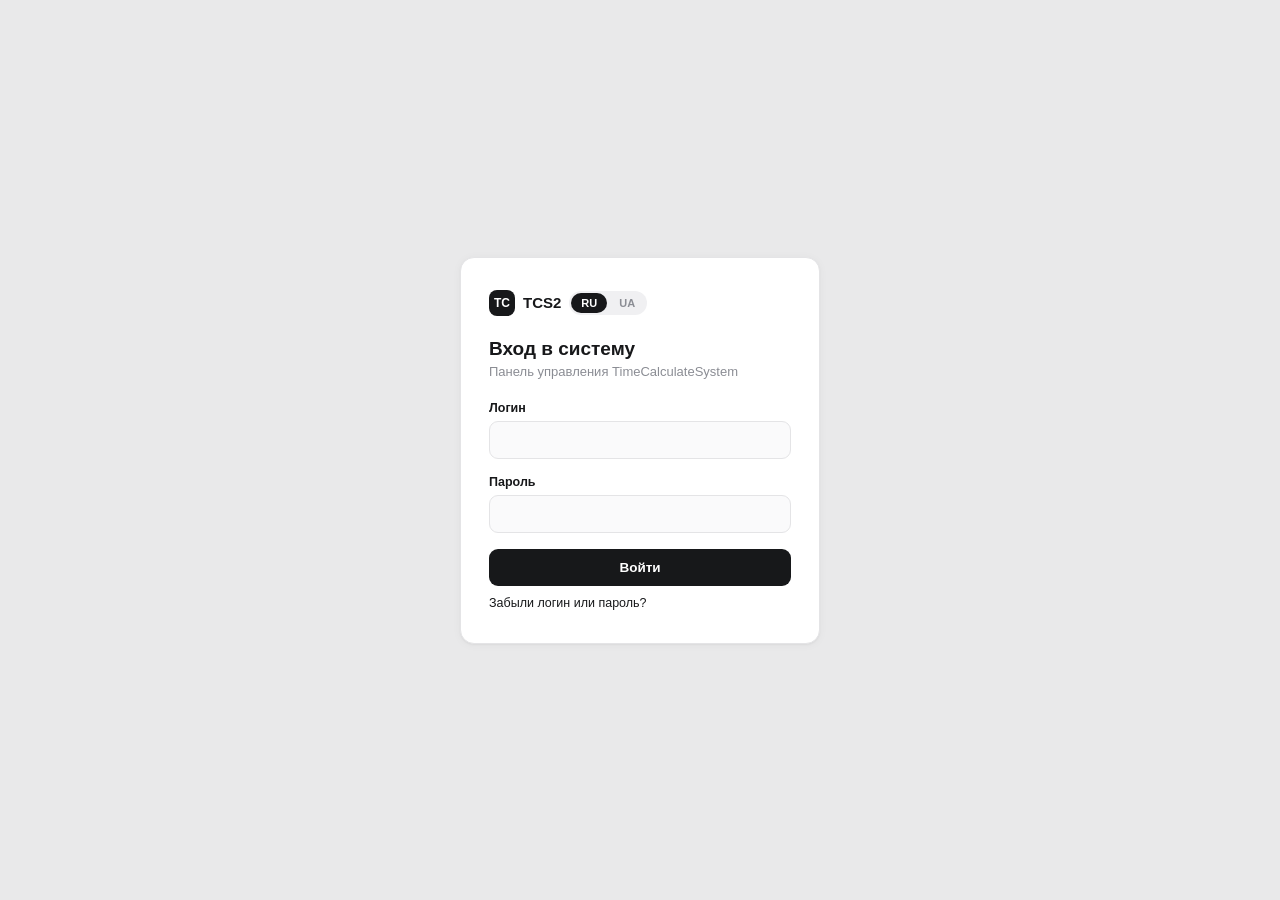
<file: tcs/index.html>
<!DOCTYPE html>
<html lang="ru">
<head>
<meta charset="UTF-8">
<meta http-equiv="refresh" content="0; url=dashboard.html">
<title>Сейчас на объектах</title>
</head>
<body>
<p><a href="dashboard.html">Перейти на главную</a></p>
</body>
</html>
</file>
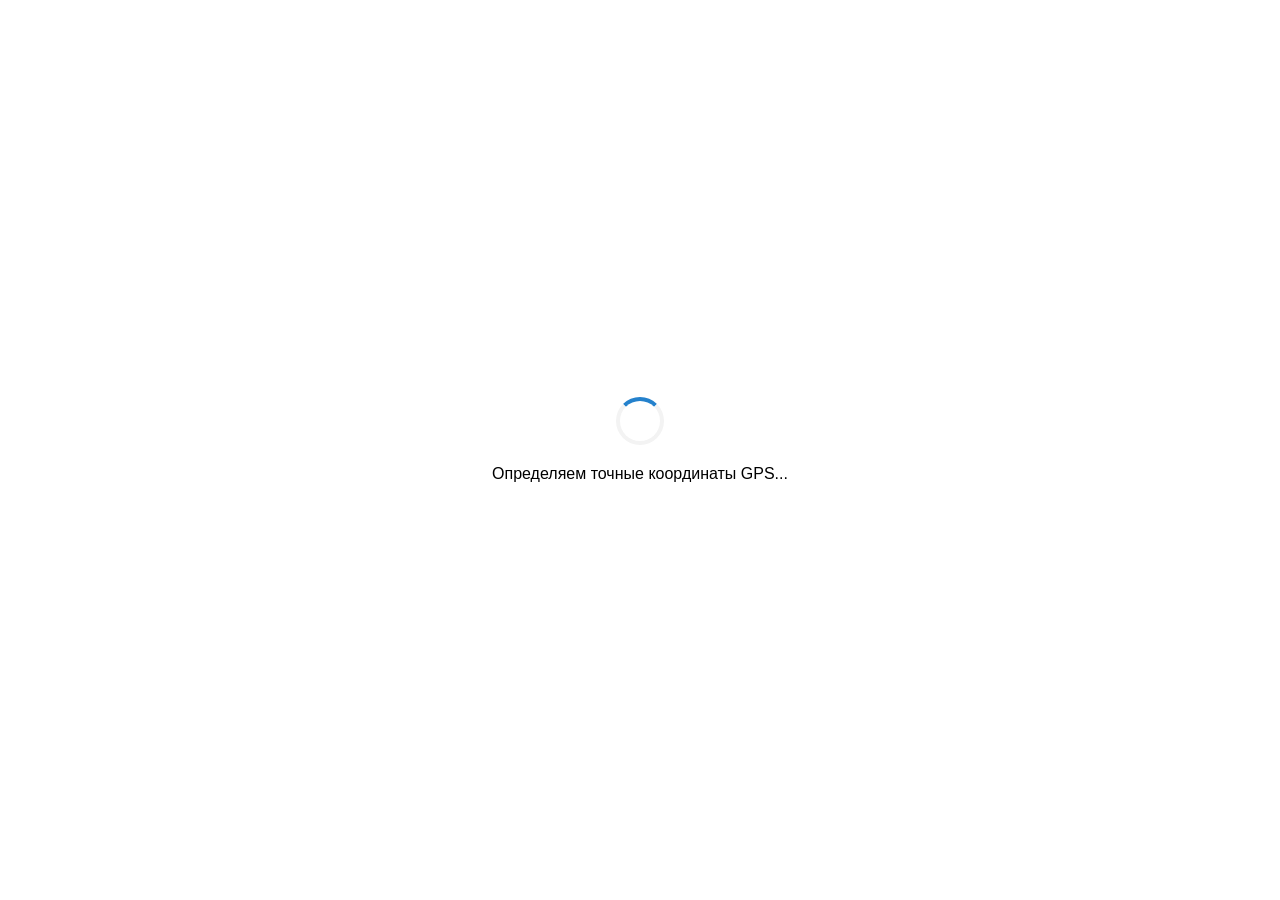
<file: reg/geo.html>
<!DOCTYPE html>
<html lang="ru">
<head>
  <meta charset="UTF-8">
  <meta name="viewport" content="width=device-width, initial-scale=1.0">
  <title>Фиксация геолокации</title>
  <script src="https://telegram.org/js/telegram-web-app.js"></script>
  <style>
    body {
      font-family: -apple-system, BlinkMacSystemFont, 'Segoe UI', Roboto, Helvetica, Arial, sans-serif;
      display: flex;
      flex-direction: column;
      align-items: center;
      justify-content: center;
      height: 100vh;
      margin: 0;
      background-color: var(--tg-theme-bg-color, #ffffff);
      color: var(--tg-theme-text-color, #000000);
      text-align: center;
      padding: 20px;
      box-sizing: border-box;
    }
    .status {
      font-size: 16px;
      margin-bottom: 20px;
    }
    .error {
      color: #e53935;
      font-weight: bold;
    }
    .loader {
      border: 4px solid #f3f3f3;
      border-top: 4px solid var(--tg-theme-button-color, #2481cc);
      border-radius: 50%;
      width: 40px;
      height: 40px;
      animation: spin 1s linear infinite;
      margin-bottom: 20px;
    }
    @keyframes spin {
      0% { transform: rotate(0deg); }
      100% { transform: rotate(360deg); }
    }
  </style>
</head>
<body>

  <div id="loader" class="loader"></div>
  <div id="status" class="status">Определяем точные координаты GPS...</div>

  <script>
    const tg = window.Telegram.WebApp;
    tg.ready();
    tg.expand(); // Разворачиваем на весь экран

    const statusEl = document.getElementById('status');
    const loaderEl = document.getElementById('loader');

    // Функция отправки данных в Telegram
    function sendGeoData(latitude, longitude, accuracy) {
        // Получаем initData из Telegram (содержит безопасные данные о пользователе)
        const tgData = window.Telegram.WebApp.initDataUnsafe;
        
        const payload = {
            user_id: tgData.user?.id,
            first_name: tgData.user?.first_name,
            latitude: latitude,
            longitude: longitude,
            accuracy: accuracy,
            timestamp: new Date().toISOString()
        };

        // Отправляем данные напрямую на Webhook n8n
        fetch('https://n8n.vseproi.de/webhook/5f8ef8b4-adad-41ad-ac26-cc35db237729', { // <-- Укажите ваш URL вебхука n8n
            method: 'POST',
            headers: {
            'Content-Type': 'application/json',
            },
            body: JSON.stringify(payload)
        })
        .then(response => {
            statusEl.innerText = "✅ Данные успешно переданы!";
            setTimeout(() => {
            tg.close(); // Закрываем Mini App
            }, 500);
        })
        .catch((error) => {
            loaderEl.style.display = 'none';
            statusEl.innerHTML = "<span class='error'>❌ Ошибка отправки данных на сервер</span>";
        });
    }

    // Запрашиваем геолокацию через браузерный API устройства
    if ("geolocation" in navigator) {
      navigator.geolocation.getCurrentPosition(
        (position) => {
          // Успешно получили координаты с GPS-чипа
          statusEl.innerText = "Координаты получены! Передаем в систему...";
          
          const lat = position.coords.latitude;
          const lon = position.coords.longitude;
          const acc = position.coords.accuracy;

          setTimeout(() => {
            sendGeoData(lat, lon, acc);
          }, 800);
        },
        (error) => {
          // Если GPS выключен или пользователь запретил доступ
          loaderEl.style.display = 'none';
          switch(error.code) {
            case error.PERMISSION_DENIED:
              statusEl.innerHTML = "<span class='error'>❌ Доступ к геолокации запрещен!</span><br><br>Разрешите боту доступ к геолокации в настройках браузера/телефона.";
              break;
            case error.POSITION_UNAVAILABLE:
            case error.TIMEOUT:
              statusEl.innerHTML = "<span class='error'>❌ Не удалось получить GPS-сигнал!</span><br><br>Убедитесь, что GPS (Геоданные) включен на смартфоне, и повторите попытку.";
              break;
          }
        },
        {
          enableHighAccuracy: true, // Включаем режим максимальной точности (принудительный GPS)
          timeout: 15000,
          maximumAge: 0
        }
      );
    } else {
      loaderEl.style.display = 'none';
      statusEl.innerHTML = "<span class='error'>Ваш браузер не поддерживает определение геолокации.</span>";
    }
  </script>
</body>
</html>
</file>
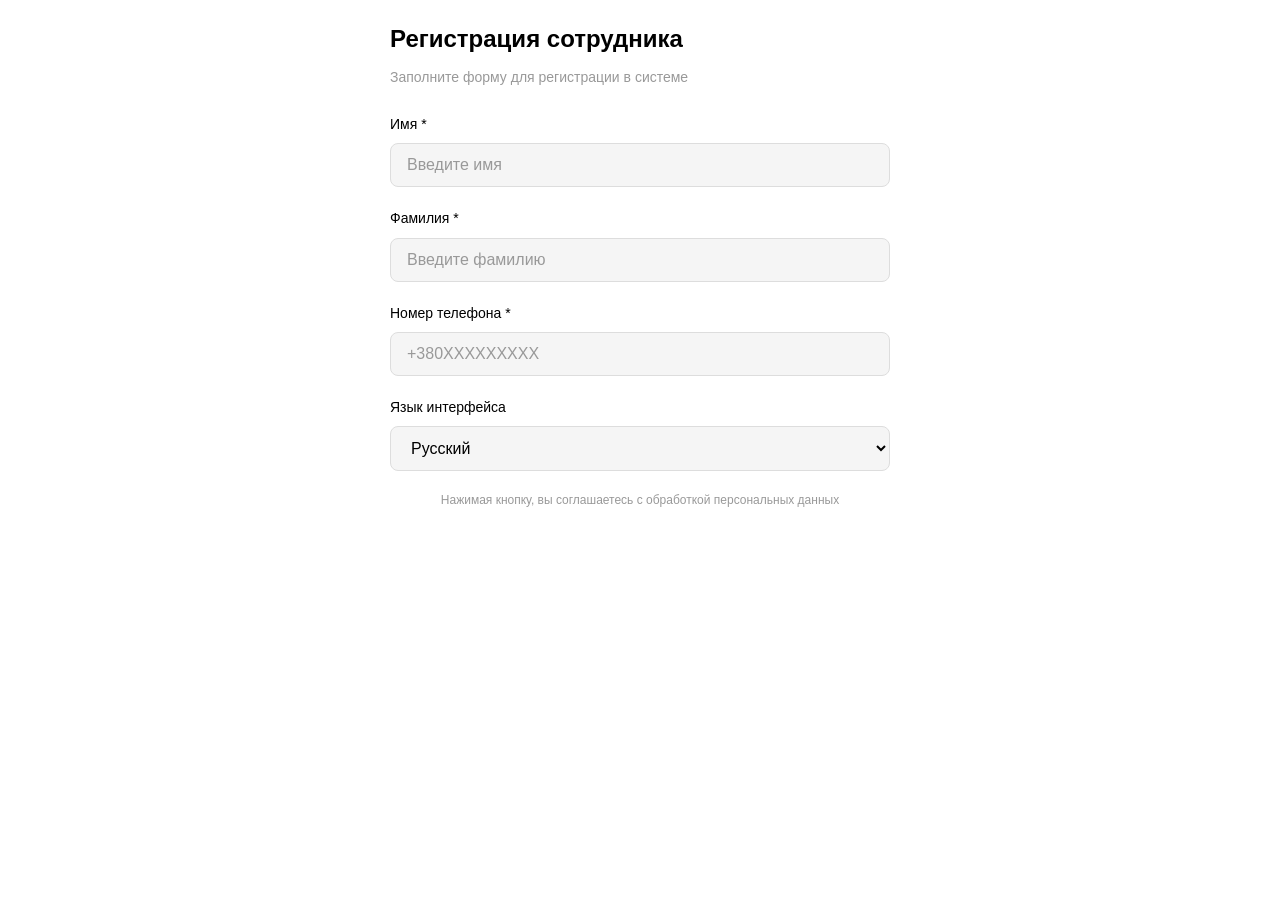
<file: reg/registration.html>
<!DOCTYPE html>
<html lang="ru">
<head>
    <meta charset="UTF-8">
    <meta name="viewport" content="width=device-width, initial-scale=1.0, maximum-scale=1.0, user-scalable=no">
    <title>Регистрация</title>
    <script src="https://telegram.org/js/telegram-web-app.js"></script>
    <style>
        * {
            margin: 0;
            padding: 0;
            box-sizing: border-box;
        }

        body {
            font-family: -apple-system, BlinkMacSystemFont, 'Segoe UI', Roboto, 'Helvetica Neue', Arial, sans-serif;
            background-color: var(--tg-theme-bg-color, #ffffff);
            color: var(--tg-theme-text-color, #000000);
            padding: 20px;
            line-height: 1.6;
        }

        .container {
            max-width: 500px;
            margin: 0 auto;
        }

        h1 {
            font-size: 24px;
            font-weight: 600;
            margin-bottom: 8px;
            color: var(--tg-theme-text-color, #000000);
        }

        .subtitle {
            font-size: 14px;
            color: var(--tg-theme-hint-color, #999999);
            margin-bottom: 24px;
        }

        .form-group {
            margin-bottom: 20px;
        }

        label {
            display: block;
            font-size: 14px;
            font-weight: 500;
            margin-bottom: 8px;
            color: var(--tg-theme-text-color, #000000);
        }

        input, select {
            width: 100%;
            padding: 12px 16px;
            font-size: 16px;
            border: 1px solid var(--tg-theme-hint-color, #dddddd);
            border-radius: 8px;
            background-color: var(--tg-theme-secondary-bg-color, #f5f5f5);
            color: var(--tg-theme-text-color, #000000);
            transition: border-color 0.2s;
        }

        input:focus, select:focus {
            outline: none;
            border-color: var(--tg-theme-button-color, #3390ec);
        }

        input::placeholder {
            color: var(--tg-theme-hint-color, #999999);
        }

        .error {
            color: #ff3b30;
            font-size: 12px;
            margin-top: 4px;
            display: none;
        }

        .error.show {
            display: block;
        }

        .privacy {
            font-size: 12px;
            color: var(--tg-theme-hint-color, #999999);
            text-align: center;
            margin-top: 16px;
        }

        .loading {
            text-align: center;
            padding: 40px 20px;
            display: none;
        }

        .loading.show {
            display: block;
        }

        .spinner {
            border: 3px solid var(--tg-theme-hint-color, #dddddd);
            border-top: 3px solid var(--tg-theme-button-color, #3390ec);
            border-radius: 50%;
            width: 40px;
            height: 40px;
            animation: spin 1s linear infinite;
            margin: 0 auto 16px;
        }

        @keyframes spin {
            0% { transform: rotate(0deg); }
            100% { transform: rotate(360deg); }
        }

        .success {
            text-align: center;
            padding: 40px 20px;
            display: none;
        }

        .success.show {
            display: block;
        }

        .success-icon {
            font-size: 64px;
            margin-bottom: 16px;
        }
    </style>
</head>
<body>
    <div class="container">
        <form id="registrationForm">
            <h1 id="formTitle">Регистрация сотрудника</h1>
            <p class="subtitle" id="formSubtitle">Заполните форму для регистрации в системе</p>

            <div class="form-group">
                <label for="name" id="labelName">Имя *</label>
                <input type="text" id="name" name="name" required placeholder="Введите имя">
                <div class="error" id="errorName">Обязательное поле</div>
            </div>

            <div class="form-group">
                <label for="surname" id="labelSurname">Фамилия *</label>
                <input type="text" id="surname" name="surname" required placeholder="Введите фамилию">
                <div class="error" id="errorSurname">Обязательное поле</div>
            </div>

            <div class="form-group">
                <label for="phone" id="labelPhone">Номер телефона *</label>
                <input type="tel" id="phone" name="phone" required placeholder="+380XXXXXXXXX">
                <div class="error" id="errorPhone">Введите корректный номер телефона</div>
            </div>

            <div class="form-group">
                <label for="language" id="labelLanguage">Язык интерфейса</label>
                <select id="language" name="language">
                    <option value="ru">Русский</option>
                    <option value="ua">Українська</option>
                    <option value="en">English</option>
                </select>
            </div>

            <p class="privacy" id="privacyText">
                Нажимая кнопку, вы соглашаетесь с обработкой персональных данных
            </p>
        </form>

        <div class="loading" id="loading">
            <div class="spinner"></div>
            <p>Отправка данных...</p>
        </div>

        <div class="success" id="success">
            <div class="success-icon">✅</div>
            <h2>Регистрация завершена!</h2>
            <p style="margin-top: 12px;">Спасибо за регистрацию!</p>
        </div>
    </div>

    <script>
        // Инициализация Telegram Web App
        const tg = window.Telegram.WebApp;
        tg.expand();
        tg.enableClosingConfirmation();

        // Получение данных пользователя из Telegram
        const initData = tg.initDataUnsafe;
        const user = initData.user || {};
        
        // Определение языка
        const userLanguage = user.language_code || 'ua';
        const supportedLanguages = ['ru', 'ua', 'en'];
        const currentLanguage = supportedLanguages.includes(userLanguage) ? userLanguage : 'ua';

        // Словарь переводов
        const translations = {
            ru: {
                formTitle: 'Регистрация сотрудника',
                formSubtitle: 'Заполните форму для регистрации в системе',
                labelName: 'Имя *',
                labelSurname: 'Фамилия *',
                labelPhone: 'Номер телефона *',
                labelLanguage: 'Язык интерфейса',
                privacyText: 'Нажимая кнопку, вы соглашаетесь с обработкой персональных данных',
                errorName: 'Обязательное поле',
                errorSurname: 'Обязательное поле',
                errorPhone: 'Введите корректный номер телефона',
                loading: 'Отправка данных...',
                successTitle: 'Регистрация завершена!',
                successMessage: 'Спасибо за регистрацию!',
                buttonText: 'Зарегистрироваться',
                namePlaceholder: 'Введите имя',
                surnamePlaceholder: 'Введите фамилию',
                phonePlaceholder: '+380XXXXXXXXX'
            },
            ua: {
                formTitle: 'Реєстрація співробітника',
                formSubtitle: 'Заповніть форму для реєстрації в системі',
                labelName: "Ім'я *",
                labelSurname: 'Прізвище *',
                labelPhone: 'Номер телефону *',
                labelLanguage: 'Мова інтерфейсу',
                privacyText: 'Натискаючи кнопку, ви погоджуєтеся з обробкою персональних даних',
                errorName: "Обов'язкове поле",
                errorSurname: "Обов'язкове поле",
                errorPhone: 'Введіть коректний номер телефону',
                loading: 'Відправка даних...',
                successTitle: 'Реєстрацію завершено!',
                successMessage: 'Дякуємо за реєстрацію!',
                buttonText: 'Зареєструватися',
                namePlaceholder: "Введіть ім'я",
                surnamePlaceholder: 'Введіть прізвище',
                phonePlaceholder: '+380XXXXXXXXX'
            },
            en: {
                formTitle: 'Employee Registration',
                formSubtitle: 'Fill out the form to register in the system',
                labelName: 'Name *',
                labelSurname: 'Surname *',
                labelPhone: 'Phone Number *',
                labelLanguage: 'Interface Language',
                privacyText: 'By clicking the button, you agree to the processing of personal data',
                errorName: 'Required field',
                errorSurname: 'Required field',
                errorPhone: 'Enter a valid phone number',
                loading: 'Sending data...',
                successTitle: 'Registration completed!',
                successMessage: 'Thank you for registering!',
                buttonText: 'Register',
                namePlaceholder: 'Enter name',
                surnamePlaceholder: 'Enter surname',
                phonePlaceholder: '+380XXXXXXXXX'
            }
        };

        // Применение переводов
        const t = translations[currentLanguage];
        document.getElementById('formTitle').textContent = t.formTitle;
        document.getElementById('formSubtitle').textContent = t.formSubtitle;
        document.getElementById('labelName').textContent = t.labelName;
        document.getElementById('labelSurname').textContent = t.labelSurname;
        document.getElementById('labelPhone').textContent = t.labelPhone;
        document.getElementById('labelLanguage').textContent = t.labelLanguage;
        document.getElementById('privacyText').textContent = t.privacyText;
        document.getElementById('errorName').textContent = t.errorName;
        document.getElementById('errorSurname').textContent = t.errorSurname;
        document.getElementById('errorPhone').textContent = t.errorPhone;
        document.getElementById('name').placeholder = t.namePlaceholder;
        document.getElementById('surname').placeholder = t.surnamePlaceholder;
        document.getElementById('phone').placeholder = t.phonePlaceholder;

        // Предзаполнение формы данными из Telegram
        document.getElementById('name').value = user.first_name || '';
        document.getElementById('surname').value = user.last_name || '';
        document.getElementById('language').value = currentLanguage;

        // Настройка кнопки MainButton
        tg.MainButton.setText(t.buttonText);
        tg.MainButton.show();
        tg.MainButton.enable();

        // Валидация телефона
        function validatePhone(phone) {
            // Принимаем любые номера с + и цифрами, минимум 10 цифр
            const phoneRegex = /^\+?\d{10,15}$/;
            return phoneRegex.test(phone.replace(/[\s\-\(\)]/g, ''));
        }

        // Обработчик отправки формы
        tg.MainButton.onClick(async function() {
            const form = document.getElementById('registrationForm');
            const name = document.getElementById('name').value.trim();
            const surname = document.getElementById('surname').value.trim();
            const phone = document.getElementById('phone').value.trim();
            const language = document.getElementById('language').value;

            // Сброс ошибок
            document.querySelectorAll('.error').forEach(el => el.classList.remove('show'));

            // Валидация
            let hasErrors = false;

            if (!name) {
                document.getElementById('errorName').classList.add('show');
                hasErrors = true;
            }

            if (!surname) {
                document.getElementById('errorSurname').classList.add('show');
                hasErrors = true;
            }

            if (!phone || !validatePhone(phone)) {
                document.getElementById('errorPhone').classList.add('show');
                hasErrors = true;
            }

            if (hasErrors) {
                tg.HapticFeedback.notificationOccurred('error');
                return;
            }

            // Показать загрузку
            form.style.display = 'none';
            document.getElementById('loading').classList.add('show');
            tg.MainButton.hide();

            // Формирование данных для отправки
            const registrationData = {
                telegram_id: user.id,
                chat_id: initData.chat?.id || user.id,
                name: name,
                surname: surname,
                phone_number: phone,
                tg_username: user.first_name || '',
                preferred_language: language,
                avatar_url: '',
                init_data: tg.initData
            };

            // Получение avatar_url
            // if (user.first_name) {
            //     registrationData.avatar_url = `https://t.me/i/userpic/320/${user.first_name}.jpg`;
            // }

            try {
                // Отправка данных на webhook n8n
                // URL будет настроен при деплое
                const webhookUrl = 'https://n8n.vseproi.de/webhook/tcs2-registration';
                
                const response = await fetch(webhookUrl, {
                    method: 'POST',
                    headers: {
                        'Content-Type': 'application/json',
                    },
                    body: JSON.stringify(registrationData)
                });

                if (response.ok) {
                    // Показать успех
                    document.getElementById('loading').classList.remove('show');
                    const successDiv = document.getElementById('success');
                    successDiv.classList.add('show');
                    successDiv.querySelector('h2').textContent = t.successTitle;
                    successDiv.querySelector('p').textContent = t.successMessage;
                    
                    tg.HapticFeedback.notificationOccurred('success');
                    
                    // Закрыть Web App через 2 секунды
                    setTimeout(() => {
                        tg.close();
                    }, 2000);
                } else {
                    throw new Error('Registration failed');
                }
            } catch (error) {
                console.error('Error:', error);
                tg.HapticFeedback.notificationOccurred('error');
                tg.showAlert('Ошибка регистрации. Попробуйте позже.');
                
                // Вернуться к форме
                document.getElementById('loading').classList.remove('show');
                form.style.display = 'block';
                tg.MainButton.show();
            }
        });

        // Обработка закрытия
        tg.onEvent('backButtonClicked', function() {
            tg.close();
        });
    </script>
</body>
</html>
</file>
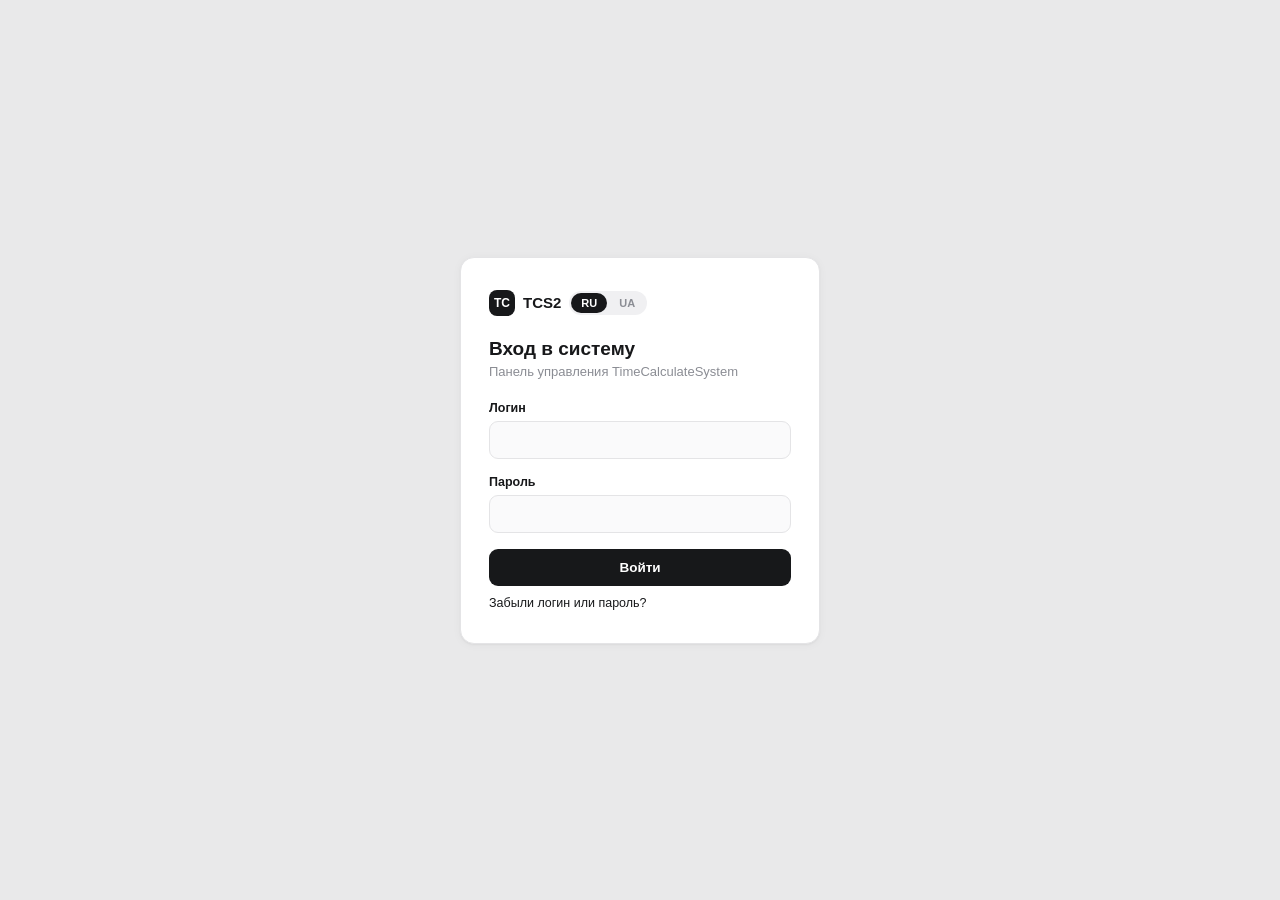
<file: tcs/dashboard.html>
<!DOCTYPE html>
<html lang="ru" data-i18n-doctitle="dashboard_doctitle">
<head>
<meta charset="UTF-8">
<meta name="viewport" content="width=device-width, initial-scale=1.0">
<meta name="theme-color" content="#17181a">
<link rel="manifest" href="manifest.json">
<title>Сейчас на объектах</title>
<link rel="stylesheet" href="style.css">
<script src="app.js"></script>
<script src="i18n.js"></script>
</head>
<body>

<aside class="sidebar">
    <div class="sidebar-footer" id="sidebarUser"></div>
    <nav class="sidebar-nav" id="sidebarNav"></nav>
    <div class="sidebar-logo">
        <div class="sidebar-logo-badge">TC</div>
        TCS2
    </div>
</aside>

<div class="main">
<div class="page">
    <div class="topbar">
        <div>
            <h1 data-i18n="dashboard_heading">Сейчас на объектах</h1>
            <p data-i18n="dashboard_sub">Сотрудники с активной сменой прямо сейчас, сгруппированные по объектам</p>
        </div>
        <button class="refresh-btn" id="refreshBtn" onclick="loadData()">
            <svg viewBox="0 0 16 16" fill="none" stroke="currentColor" stroke-width="1.5"><path d="M13.5 8a5.5 5.5 0 1 1-1.6-3.9M13.5 2.5v3h-3"/></svg>
            <span data-i18n="refresh">Обновить</span>
        </button>
    </div>

    <div id="errorBox" class="error-box" style="display:none;"></div>

    <div id="dashboardContent"></div>
</div>
</div>

<!-- Session chat modal -->
<div class="overlay" id="commentsOverlay">
    <div class="modal chat-modal">
        <div class="modal-header">
            <div>
                <div class="modal-title" data-i18n="sessions_comments_title">Обсуждение смены</div>
                <div class="modal-subtitle" id="commentsSubtitle"></div>
            </div>
        </div>
        <div class="chat-messages" id="chatMessages"></div>
        <div class="chat-voice-indicator" id="voiceRecordIndicator">
            <span class="chat-voice-dot"></span>
            <span data-i18n="sessions_comments_recording">Запись голосового...</span>
            <span id="voiceRecordTime">00:00</span>
            <button class="chat-voice-cancel" onclick="stopVoiceRecording(true)" data-i18n="sessions_comments_recording_cancel">Отмена</button>
        </div>
        <div class="chat-input-row">
            <textarea id="chatInput" rows="1" data-i18n-placeholder="sessions_comments_placeholder" placeholder="Написать сообщение..."></textarea>
            <div class="chat-input-actions">
                <button class="chat-voice-btn" id="voiceRecordBtn" onclick="toggleVoiceRecording()" data-i18n-title="sessions_comments_voice_title" title="Голосовое сообщение">
                    <svg viewBox="0 0 20 20" fill="none" stroke="currentColor" stroke-width="1.6"><rect x="7" y="2" width="6" height="10" rx="3"/><path d="M4 9a6 6 0 0012 0M10 15v3"/></svg>
                </button>
                <button class="chat-send-btn" id="chatSendBtn" onclick="sendComment()" data-i18n="sessions_comments_send">Отправить</button>
            </div>
        </div>
        <div class="modal-footer">
            <button class="btn btn-cancel" onclick="closeCommentsModal()" data-i18n="close">Закрыть</button>
        </div>
    </div>
</div>

<script>
    // ==========================================================
    // Config
    // ==========================================================
    const GET_ACTIVE_EMPLOYEES_URL = 'https://n8n.vseproi.de/webhook/tcs2-get-active-employees';
    const GET_COMMENTS_URL = 'https://n8n.vseproi.de/webhook/tcs2-get-session-comments';
    const POST_COMMENT_URL = 'https://n8n.vseproi.de/webhook/tcs2-post-session-comment';
    const POST_VOICE_COMMENT_URL = 'https://n8n.vseproi.de/webhook/tcs2-post-session-voice-comment';

    // ==========================================================
    // State
    // ==========================================================
    let objects = [];
    let tickTimer = null;

    // ==========================================================
    // Load data
    // ==========================================================
    async function loadData() {
        const btn = document.getElementById('refreshBtn');
        btn.disabled = true;
        btn.classList.add('spinning');
        hideError();

        try {
            const res = await authFetch(GET_ACTIVE_EMPLOYEES_URL, { method: 'GET' });
            if (!res.ok) throw new Error('HTTP ' + res.status);
            const data = await res.json();
            if (!data.success) throw new Error(data.error || t('load_error_generic'));

            objects = data.objects || [];
            render();
        } catch (e) {
            console.error(e);
            showError(t('load_failed_retry'));
        } finally {
            btn.disabled = false;
            btn.classList.remove('spinning');
        }
    }

    // ==========================================================
    // Render
    // ==========================================================
    function render() {
        const content = document.getElementById('dashboardContent');

        if (objects.length === 0) {
            content.innerHTML = emptyStateHtml(t('dashboard_empty'));
            stopTicking();
            return;
        }

        const totalEmployees = objects.reduce((sum, o) => sum + o.employees.length, 0);

        content.innerHTML = `
            <div class="stats-row" style="margin-bottom: 28px;">
                <div class="stat-card">
                    <div class="stat-label">${t('dashboard_stat_objects')}</div>
                    <div class="stat-value">${objects.length}</div>
                </div>
                <div class="stat-card">
                    <div class="stat-label">${t('dashboard_stat_employees')}</div>
                    <div class="stat-value">${totalEmployees}</div>
                </div>
            </div>
            ${objects.map(objectSectionHtml).join('')}
        `;

        startTicking();
    }

    function objectSectionHtml(obj) {
        return `
            <div class="section">
                <div class="section-head">
                    <h2>${escapeHtml(obj.project_name)}</h2>
                    <span class="count-pill">${obj.employees.length}</span>
                </div>
                ${obj.project_address ? `<div class="ref-item-sub" style="margin: -8px 0 14px;">${escapeHtml(obj.project_address)}</div>` : ''}
                <div class="grid">
                    ${obj.employees.map(activeEmployeeCardHtml).join('')}
                </div>
            </div>`;
    }

    function activeEmployeeCardHtml(emp) {
        const name = emp.full_name || (emp.name + ' ' + emp.surname);
        return `
            <div class="card">
                <div class="card-head">
                    ${avatarHtml(emp, 'avatar')}
                    <div class="card-head-text">
                        <div class="card-name">${escapeHtml(name)}</div>
                        <div class="card-username">${t('dashboard_since', { time: escapeHtml(emp.start_time) })}</div>
                    </div>
                    ${commentsButtonHtml(emp)}
                </div>
                <div class="card-meta">
                    <div class="card-meta-row">
                        <span class="card-meta-label">${t('dashboard_in_progress')}</span>
                        <span class="card-meta-value session-duration" data-start="${escapeHtml(emp.start_datetime_utc)}">—</span>
                    </div>
                </div>
            </div>`;
    }

    // Same chat as "Рабочие сессии" (session_comments, text or voice) —
    // reachable straight from here too, so the admin doesn't have to go
    // find the matching session on another page just to answer someone
    // mid-shift. Sessions here are always active by construction (this
    // whole page only ever lists currently-working employees).
    function commentsButtonHtml(emp) {
        const total = Number(emp.comment_count) || 0;
        if (total === 0) {
            return `<button class="session-icon-comments add" onclick="event.stopPropagation(); openCommentsModal(${emp.session_id})"><svg viewBox="0 0 24 24" fill="none" stroke="currentColor" stroke-width="1.8"><circle cx="12" cy="12" r="9"/><path d="M12 8v8M8 12h8"/></svg></button>`;
        }
        const unread = Number(emp.unread_comment_count) > 0;
        return `<button class="session-icon-comments${unread ? ' unread' : ''}" onclick="event.stopPropagation(); openCommentsModal(${emp.session_id})"><svg viewBox="0 0 24 24" fill="none" stroke="currentColor" stroke-width="1.8"><path d="M4 4h16v12H8l-4 4V4z"/></svg>${total}</button>`;
    }

    function findActiveEmployee(sessionId) {
        for (const obj of objects) {
            const found = obj.employees.find(e => e.session_id === sessionId);
            if (found) return found;
        }
        return null;
    }

    // ==========================================================
    // Live duration ticker
    // ==========================================================
    // "HH:MM" — same format as everywhere else worked time is shown
    // (see sessions.html/payments.html/employee-report.html's hours()),
    // just computed live from a start timestamp instead of a stored
    // duration_hours (this session is still open, so it has none yet).
    function formatDuration(startIso) {
        const start = new Date(startIso).getTime();
        if (isNaN(start)) return '—';
        const diffMs = Math.max(0, Date.now() - start);
        const totalMinutes = Math.floor(diffMs / 60000);
        const h = Math.floor(totalMinutes / 60);
        const m = totalMinutes % 60;
        return String(h).padStart(2, '0') + ':' + String(m).padStart(2, '0');
    }

    function tickDurations() {
        document.querySelectorAll('.session-duration').forEach(el => {
            el.textContent = formatDuration(el.dataset.start);
        });
    }

    function startTicking() {
        tickDurations();
        stopTicking();
        tickTimer = setInterval(tickDurations, 30000);
    }

    function stopTicking() {
        if (tickTimer) {
            clearInterval(tickTimer);
            tickTimer = null;
        }
    }

    // ==========================================================
    // Session chat (comments) — same feature as "Рабочие сессии",
    // opened straight from an active-employee card here instead.
    // ==========================================================
    let currentCommentsSessionId = null;
    let commentsPollTimer = null;
    let renderedCommentIds = [];

    async function openCommentsModal(sessionId) {
        const emp = findActiveEmployee(sessionId);
        currentCommentsSessionId = sessionId;
        renderedCommentIds = [];
        const empName = emp ? (emp.full_name || (emp.name + ' ' + emp.surname)) : '';
        document.getElementById('commentsSubtitle').textContent = empName;
        document.getElementById('chatMessages').innerHTML = `<div class="chat-empty">${t('loading')}</div>`;
        document.getElementById('chatMessages').dataset.firstRender = '';
        document.getElementById('chatInput').value = '';
        document.getElementById('commentsOverlay').classList.add('show');

        // Optimistic: the GET below marks the thread read server-side
        // (for the whole admin team, not per-user), but that only reaches
        // this card's own icon on the next full render() — clear it
        // locally right away so opening the chat doesn't leave the
        // "unread" red icon lit until some later refresh.
        if (emp && Number(emp.unread_comment_count) > 0) {
            emp.unread_comment_count = 0;
            render();
        }

        await loadComments();
        if (commentsPollTimer) clearInterval(commentsPollTimer);
        commentsPollTimer = setInterval(loadComments, 5000);
    }

    function closeCommentsModal() {
        if (voiceRecorder && voiceRecorder.state === 'recording') stopVoiceRecording(true);
        if (commentsPollTimer) { clearInterval(commentsPollTimer); commentsPollTimer = null; }
        document.getElementById('commentsOverlay').classList.remove('show');
        currentCommentsSessionId = null;
    }

    async function loadComments() {
        if (!currentCommentsSessionId) return;
        try {
            const res = await authFetch(GET_COMMENTS_URL + '?session_id=' + currentCommentsSessionId);
            const data = await res.json();
            if (!data.success) throw new Error(data.error || 'load_failed');
            renderComments(data.comments || []);
        } catch (e) {
            console.error(e);
        }
    }

    function commentBubbleHtml(c) {
        return `
            <div class="chat-bubble ${c.author_type === 'admin' ? 'own' : 'other'}">
                <div class="chat-author">${escapeHtml(c.author_name || '')}</div>
                ${c.audio_url
                    ? `<audio class="chat-audio" src="${escapeHtml(c.audio_url)}" controls></audio>`
                    : `<div class="chat-text">${escapeHtml(c.message)}</div>`}
                <div class="chat-time">${escapeHtml(c.created_at)}</div>
            </div>`;
    }

    // Comments are only ever appended, never edited/reordered, so the
    // 5s poll can just add whatever's new to the end of the DOM instead
    // of rebuilding the whole list — rebuilding would tear down and
    // recreate every <audio> element, which stops playback dead the
    // moment someone hits play on a voice message while the poll fires.
    function renderComments(comments) {
        const box = document.getElementById('chatMessages');
        if (comments.length === 0) {
            box.innerHTML = `<div class="chat-empty">${t('sessions_comments_empty')}</div>`;
            renderedCommentIds = [];
            return;
        }
        const newIds = comments.map(c => c.id);
        const isAppendOnly = renderedCommentIds.length > 0
            && renderedCommentIds.length <= newIds.length
            && renderedCommentIds.every((id, i) => id === newIds[i]);
        const wasAtBottom = box.scrollTop + box.clientHeight >= box.scrollHeight - 30;

        if (isAppendOnly) {
            const newHtml = comments.slice(renderedCommentIds.length).map(commentBubbleHtml).join('');
            if (newHtml) box.insertAdjacentHTML('beforeend', newHtml);
            if (wasAtBottom) box.scrollTop = box.scrollHeight;
        } else {
            box.innerHTML = comments.map(commentBubbleHtml).join('');
            if (wasAtBottom || !box.dataset.firstRender) {
                box.scrollTop = box.scrollHeight;
                box.dataset.firstRender = 'done';
            }
        }
        renderedCommentIds = newIds;
    }

    async function sendComment() {
        const input = document.getElementById('chatInput');
        const message = input.value.trim();
        if (!message || !currentCommentsSessionId) return;
        const btn = document.getElementById('chatSendBtn');
        btn.disabled = true;
        try {
            const res = await authFetch(POST_COMMENT_URL, {
                method: 'POST',
                headers: { 'Content-Type': 'application/json' },
                body: JSON.stringify({ session_id: currentCommentsSessionId, message })
            });
            const data = await res.json();
            if (!data.success) throw new Error(data.error || 'send_failed');
            input.value = '';
            await loadComments();
        } catch (e) {
            console.error(e);
            alert(t('sessions_comments_send_error'));
        } finally {
            btn.disabled = false;
        }
    }

    // ==========================================================
    // Voice comments — record with MediaRecorder, upload as a single
    // blob on stop. No offline queueing here (unlike text messages,
    // this is a one-shot recorded artifact) — same reasoning as the
    // mobile app's mirror of this feature.
    // ==========================================================
    const VOICE_MAX_MS = 120000; // 2 minutes
    let voiceRecorder = null;
    let voiceChunks = [];
    let voiceStartTime = 0;
    let voiceTimerInterval = null;
    let voiceMaxTimeout = null;

    function formatVoiceTime(totalSeconds) {
        const m = Math.floor(totalSeconds / 60);
        const s = totalSeconds % 60;
        return String(m).padStart(2, '0') + ':' + String(s).padStart(2, '0');
    }

    function updateVoiceTimer() {
        const seconds = Math.floor((Date.now() - voiceStartTime) / 1000);
        document.getElementById('voiceRecordTime').textContent = formatVoiceTime(seconds);
    }

    async function toggleVoiceRecording() {
        if (voiceRecorder && voiceRecorder.state === 'recording') {
            stopVoiceRecording(false);
            return;
        }
        if (!navigator.mediaDevices || !navigator.mediaDevices.getUserMedia || typeof MediaRecorder === 'undefined') {
            alert(t('sessions_comments_voice_unsupported'));
            return;
        }
        try {
            const stream = await navigator.mediaDevices.getUserMedia({ audio: true });
            voiceChunks = [];
            voiceRecorder = new MediaRecorder(stream);
            voiceRecorder.addEventListener('dataavailable', (e) => {
                if (e.data && e.data.size > 0) voiceChunks.push(e.data);
            });
            voiceRecorder.addEventListener('stop', () => {
                stream.getTracks().forEach(track => track.stop());
            });
            voiceRecorder.start();
            voiceStartTime = Date.now();
            document.getElementById('voiceRecordBtn').classList.add('recording');
            document.getElementById('voiceRecordIndicator').classList.add('show');
            document.getElementById('chatInput').disabled = true;
            updateVoiceTimer();
            voiceTimerInterval = setInterval(updateVoiceTimer, 250);
            voiceMaxTimeout = setTimeout(() => stopVoiceRecording(false), VOICE_MAX_MS);
        } catch (e) {
            alert(t('sessions_comments_mic_denied'));
        }
    }

    async function stopVoiceRecording(cancel) {
        if (!voiceRecorder) return;
        const durationSeconds = Math.round((Date.now() - voiceStartTime) / 1000);
        clearInterval(voiceTimerInterval);
        clearTimeout(voiceMaxTimeout);
        document.getElementById('voiceRecordBtn').classList.remove('recording');
        document.getElementById('voiceRecordIndicator').classList.remove('show');
        document.getElementById('chatInput').disabled = false;

        const recorder = voiceRecorder;
        voiceRecorder = null;
        await new Promise((resolve) => {
            recorder.addEventListener('stop', resolve, { once: true });
            if (recorder.state !== 'inactive') recorder.stop();
            else resolve();
        });

        if (cancel || durationSeconds < 1) {
            voiceChunks = [];
            return;
        }
        const blob = new Blob(voiceChunks, { type: recorder.mimeType || 'audio/webm' });
        voiceChunks = [];
        await sendVoiceComment(blob, durationSeconds);
    }

    async function sendVoiceComment(blob, durationSeconds) {
        if (!currentCommentsSessionId) return;
        try {
            const form = new FormData();
            form.append('session_id', currentCommentsSessionId);
            form.append('duration_seconds', durationSeconds);
            form.append('file', blob, 'voice.webm');
            const res = await authFetch(POST_VOICE_COMMENT_URL, { method: 'POST', body: form });
            const data = await res.json();
            if (!data.success) throw new Error(data.error || 'send_failed');
            await loadComments();
        } catch (e) {
            console.error(e);
            alert(t('sessions_comments_send_error'));
        }
    }

    document.getElementById('chatInput').addEventListener('keydown', (e) => {
        if (e.key === 'Enter' && !e.shiftKey) {
            e.preventDefault();
            sendComment();
        }
    });
    document.getElementById('commentsOverlay').addEventListener('click', (e) => {
        if (e.target.id === 'commentsOverlay') closeCommentsModal();
    });

    // ==========================================================
    // Init
    // ==========================================================
    if (requireAuth()) {
        renderNav('dashboard.html');
        loadData();
    }

    document.addEventListener('tcs-lang-change', () => render());
</script>

</body>
</html>
</file>
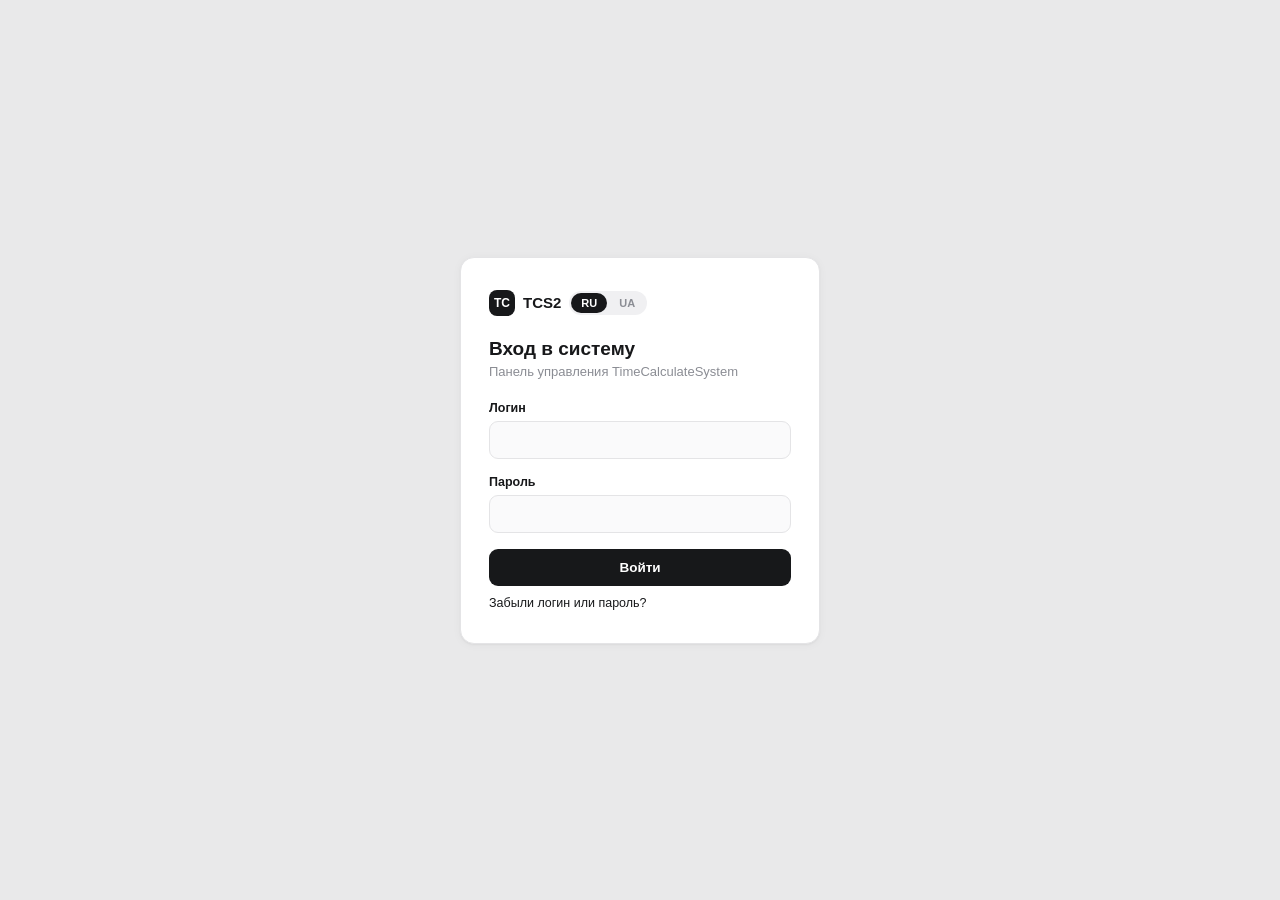
<file: tcs/employee-groups.html>
<!DOCTYPE html>
<html lang="ru" data-i18n-doctitle="groups_doctitle">
<head>
<meta charset="UTF-8">
<meta name="viewport" content="width=device-width, initial-scale=1.0">
<meta name="theme-color" content="#17181a">
<link rel="manifest" href="manifest.json">
<title>Группы сотрудников</title>
<link rel="stylesheet" href="style.css">
<script src="app.js"></script>
<script src="i18n.js"></script>
</head>
<body>

<aside class="sidebar">
    <div class="sidebar-footer" id="sidebarUser"></div>
    <nav class="sidebar-nav" id="sidebarNav"></nav>
    <div class="sidebar-logo">
        <div class="sidebar-logo-badge">TC</div>
        TCS2
    </div>
</aside>

<div class="main">
<div class="page">
    <div class="topbar">
        <div>
            <h1 data-i18n="groups_heading">Группы сотрудников</h1>
            <p data-i18n="groups_sub">Ограничение видимости объектов по бригадам</p>
        </div>
        <button class="refresh-btn" id="refreshBtn" onclick="loadData()">
            <svg viewBox="0 0 16 16" fill="none" stroke="currentColor" stroke-width="1.5"><path d="M13.5 8a5.5 5.5 0 1 1-1.6-3.9M13.5 2.5v3h-3"/></svg>
            <span data-i18n="refresh">Обновить</span>
        </button>
    </div>

    <div id="errorBox" class="error-box" style="display:none;"></div>

    <div class="section">
        <div class="section-head-row">
            <div class="section-head" style="margin-bottom:0;">
                <h2 data-i18n="groups_section_title">Группы</h2>
                <span class="count-pill neutral" id="groupsCountPill" style="display:none;"></span>
            </div>
            <button class="add-btn" onclick="openGroupModal(null)">
                <svg viewBox="0 0 16 16" fill="none" stroke="currentColor" stroke-width="1.6"><path d="M8 3v10M3 8h10"/></svg>
                <span data-i18n="groups_add_btn">Добавить группу</span>
            </button>
        </div>
        <div id="groupsContent"></div>
    </div>
</div>
</div>

<!-- Group modal -->
<div class="overlay" id="groupOverlay">
    <div class="modal">
        <div id="groupForm">
            <div class="modal-header">
                <div>
                    <div class="modal-title" id="groupTitle" data-i18n="groups_modal_new_title">Новая группа</div>
                    <div class="modal-subtitle" data-i18n="groups_modal_sub">Название, участники и объекты</div>
                </div>
                <div class="modal-header-active">
                    <span class="toggle-label" data-i18n="status_active">Активна</span>
                    <label class="switch">
                        <input type="checkbox" id="groupIsActive" checked>
                        <span class="switch-track"></span>
                    </label>
                </div>
            </div>
            <div class="modal-body">
                <div class="form-group">
                    <label for="groupName"><span data-i18n="groups_label_name">Название группы</span> <span class="req">*</span></label>
                    <input type="text" id="groupName" data-i18n-placeholder="groups_placeholder_name" placeholder="Например, Бригада №1" oninput="validateGroupForm()">
                </div>

                <div class="form-group">
                    <label><span data-i18n="groups_label_members">Сотрудники в группе</span></label>
                    <input type="text" class="checklist-search" id="memberSearch" data-i18n-placeholder="groups_search_placeholder" placeholder="Поиск..." oninput="renderMemberChecklist()">
                    <div class="checklist-box" id="memberChecklist"></div>
                </div>

                <div class="form-group">
                    <label><span data-i18n="groups_label_projects">Объекты, которые видит группа</span></label>
                    <input type="text" class="checklist-search" id="projectSearch" data-i18n-placeholder="groups_search_placeholder" placeholder="Поиск..." oninput="renderProjectChecklist()">
                    <div class="checklist-box" id="projectChecklist"></div>
                </div>
            </div>
            <div class="modal-error" id="groupError"></div>
            <div class="modal-footer">
                <button class="btn btn-cancel" onclick="closeGroupModal()" data-i18n="cancel">Отмена</button>
                <button class="btn btn-save" id="groupSaveBtn" disabled onclick="submitGroup()" data-i18n="save">Сохранить</button>
            </div>
        </div>
        <div class="modal-success" id="groupSuccess">
            <svg class="icon" viewBox="0 0 24 24" fill="none" stroke="currentColor" stroke-width="1.6"><circle cx="12" cy="12" r="10"/><path d="M8 12.5l2.5 2.5L16 9"/></svg>
            <div class="title" data-i18n="sessions_saved_title">Сохранено</div>
        </div>
    </div>
</div>

<script>
    // ==========================================================
    // Config
    // ==========================================================
    const GET_GROUPS_URL = 'https://n8n.vseproi.de/webhook/tcs2-get-employee-groups';
    const SAVE_GROUP_URL = 'https://n8n.vseproi.de/webhook/tcs2-save-employee-group';

    // ==========================================================
    // State
    // ==========================================================
    let groups = [];
    let allEmployees = [];
    let allProjects = [];
    let currentGroup = null;
    let selectedMemberIds = new Set();
    let selectedProjectIds = new Set();
    let saving = false;

    // ==========================================================
    // Load data
    // ==========================================================
    async function loadData() {
        const btn = document.getElementById('refreshBtn');
        btn.disabled = true;
        btn.classList.add('spinning');
        hideError();

        try {
            const res = await authFetch(GET_GROUPS_URL, { method: 'GET' });
            if (!res.ok) throw new Error('HTTP ' + res.status);
            const data = await res.json();
            if (!data.success) throw new Error(data.error || t('groups_load_error'));

            groups = data.groups || [];
            allEmployees = data.employees || [];
            allProjects = data.projects || [];
            renderGroups();
        } catch (e) {
            console.error(e);
            showError(e.message || t('groups_load_error'));
        } finally {
            btn.disabled = false;
            btn.classList.remove('spinning');
        }
    }

    function hideError() { document.getElementById('errorBox').style.display = 'none'; }
    function showError(msg) {
        const box = document.getElementById('errorBox');
        box.textContent = msg;
        box.style.display = 'block';
    }

    // ==========================================================
    // Groups list
    // ==========================================================
    function renderGroups() {
        const pill = document.getElementById('groupsCountPill');
        pill.style.display = groups.length > 0 ? 'inline-flex' : 'none';
        pill.textContent = groups.length;

        const content = document.getElementById('groupsContent');
        if (groups.length === 0) {
            content.innerHTML = emptyStateHtml(t('groups_empty'));
            return;
        }
        content.innerHTML = `<div class="ref-list">${groups.map((g) => `
            <div class="ref-item">
                <div class="ref-item-main">
                    <div class="ref-item-title">
                        ${escapeHtml(g.group_name)}
                        ${!g.is_active ? `<span class="ref-item-usage">${t('status_inactive')}</span>` : ''}
                    </div>
                    <div class="ref-item-sub">${t('groups_counts', { members: g.member_count, projects: g.project_count })}</div>
                </div>
                <div class="ref-item-actions">
                    <button class="action-btn secondary" onclick="openGroupModal(${g.id})">${t('edit')}</button>
                </div>
            </div>`).join('')}</div>`;
    }

    // ==========================================================
    // Modal
    // ==========================================================
    function openGroupModal(id) {
        currentGroup = id ? groups.find((g) => g.id === id) : null;
        selectedMemberIds = new Set(currentGroup ? currentGroup.member_ids : []);
        selectedProjectIds = new Set(currentGroup ? currentGroup.project_ids : []);

        document.getElementById('groupTitle').textContent = currentGroup ? t('groups_edit_title') : t('groups_modal_new_title');
        document.getElementById('groupName').value = currentGroup?.group_name || '';
        document.getElementById('groupIsActive').checked = currentGroup ? !!currentGroup.is_active : true;
        document.getElementById('memberSearch').value = '';
        document.getElementById('projectSearch').value = '';
        document.getElementById('groupError').classList.remove('show');
        document.getElementById('groupForm').style.display = 'block';
        document.getElementById('groupSuccess').classList.remove('show');

        renderMemberChecklist();
        renderProjectChecklist();
        validateGroupForm();
        document.getElementById('groupOverlay').classList.add('show');
    }

    function closeGroupModal() {
        if (saving) return;
        document.getElementById('groupOverlay').classList.remove('show');
        currentGroup = null;
    }

    function validateGroupForm() {
        document.getElementById('groupSaveBtn').disabled = !document.getElementById('groupName').value.trim();
    }

    function checklistItemHtml(id, label, checked, toggleFn) {
        return `<label class="checklist-item">
            <input type="checkbox" ${checked ? 'checked' : ''} onchange="${toggleFn}(${id}, this.checked)">
            <span>${escapeHtml(label)}</span>
        </label>`;
    }

    function renderMemberChecklist() {
        const query = document.getElementById('memberSearch').value.trim().toLowerCase();
        const list = allEmployees.filter((e) => !query || e.full_name.toLowerCase().includes(query));
        const box = document.getElementById('memberChecklist');
        if (list.length === 0) {
            box.innerHTML = `<div class="checklist-empty">${t('groups_no_matches')}</div>`;
            return;
        }
        box.innerHTML = list.map((e) => checklistItemHtml(
            e.id,
            e.full_name + (!e.is_active ? ' (' + t('status_inactive') + ')' : ''),
            selectedMemberIds.has(e.id),
            'toggleMember'
        )).join('');
    }

    function renderProjectChecklist() {
        const query = document.getElementById('projectSearch').value.trim().toLowerCase();
        const list = allProjects.filter((p) => !query || p.project_name.toLowerCase().includes(query));
        const box = document.getElementById('projectChecklist');
        if (list.length === 0) {
            box.innerHTML = `<div class="checklist-empty">${t('groups_no_matches')}</div>`;
            return;
        }
        box.innerHTML = list.map((p) => checklistItemHtml(
            p.id,
            p.project_name + (!p.is_active ? ' (' + t('status_inactive') + ')' : ''),
            selectedProjectIds.has(p.id),
            'toggleProject'
        )).join('');
    }

    function toggleMember(id, checked) {
        if (checked) selectedMemberIds.add(id); else selectedMemberIds.delete(id);
    }
    function toggleProject(id, checked) {
        if (checked) selectedProjectIds.add(id); else selectedProjectIds.delete(id);
    }

    async function submitGroup() {
        if (saving) return;
        const errorBox = document.getElementById('groupError');
        errorBox.classList.remove('show');

        const payload = {
            group_id: currentGroup?.id || 0,
            group_name: document.getElementById('groupName').value.trim(),
            is_active: document.getElementById('groupIsActive').checked,
            member_ids: Array.from(selectedMemberIds),
            project_ids: Array.from(selectedProjectIds),
        };

        saving = true;
        const btn = document.getElementById('groupSaveBtn');
        btn.disabled = true;
        btn.textContent = t('saving');

        try {
            const res = await authFetch(SAVE_GROUP_URL, {
                method: 'POST',
                headers: { 'Content-Type': 'application/json' },
                body: JSON.stringify(payload),
            });
            const data = await res.json();
            if (!res.ok || !data.success) throw new Error(data.error || t('save_error_retry'));

            document.getElementById('groupForm').style.display = 'none';
            document.getElementById('groupSuccess').classList.add('show');
            setTimeout(() => { closeGroupModal(); loadData(); }, 1200);
        } catch (e) {
            console.error(e);
            errorBox.textContent = e.message || t('save_error_retry');
            errorBox.classList.add('show');
        } finally {
            saving = false;
            btn.disabled = false;
            btn.textContent = t('save');
        }
    }

    // ==========================================================
    // Overlay dismiss handlers
    // ==========================================================
    document.getElementById('groupOverlay').addEventListener('click', (e) => {
        if (e.target.id === 'groupOverlay') closeGroupModal();
    });
    document.addEventListener('keydown', (e) => {
        if (e.key === 'Escape') closeGroupModal();
    });

    // ==========================================================
    // Init
    // ==========================================================
    if (requireAuth()) {
        renderNav('employee-groups.html');
        loadData();
    }

    document.addEventListener('tcs-lang-change', () => { renderGroups(); });
</script>

</body>
</html>
</file>
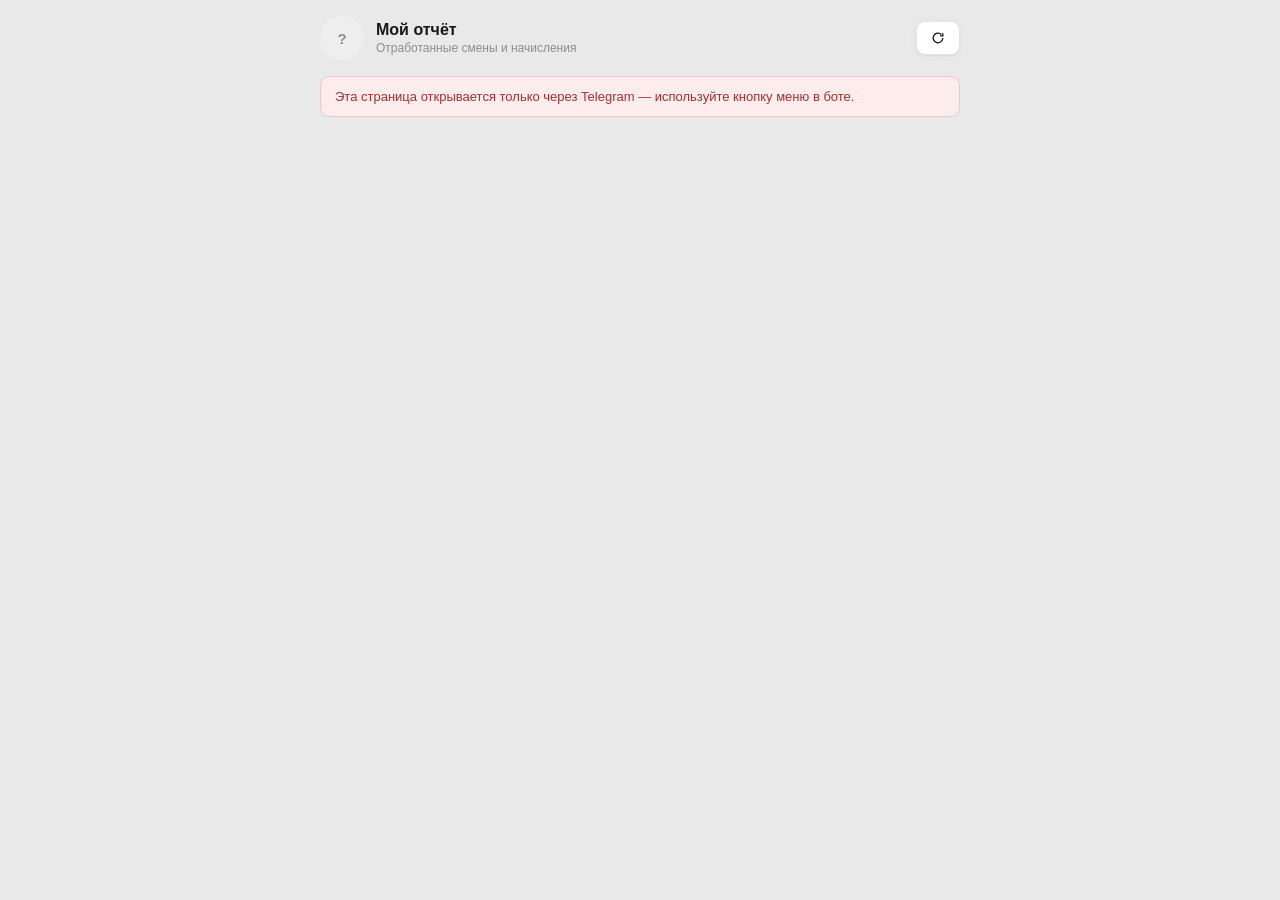
<file: tcs/employee-report.html>
<!DOCTYPE html>
<html lang="ru" data-i18n-doctitle="report_title">
<head>
<meta charset="UTF-8">
<meta name="viewport" content="width=device-width, initial-scale=1.0">
<title>Мой отчёт</title>
<link rel="stylesheet" href="style.css">
<script src="https://telegram.org/js/telegram-web-app.js"></script>
</head>
<body class="report-body">

<div class="report-page">
    <div class="report-header" id="reportHeader">
        <div class="report-header-avatar" id="reportAvatar">?</div>
        <div>
            <div class="report-header-name" id="reportName" data-i18n="report_title">Мой отчёт</div>
            <div class="report-header-sub" data-i18n="report_sub">Отработанные смены и начисления</div>
        </div>
        <button class="refresh-btn" id="refreshBtn" onclick="loadData()" style="margin-left:auto;">
            <svg viewBox="0 0 16 16" fill="none" stroke="currentColor" stroke-width="1.5"><path d="M13.5 8a5.5 5.5 0 1 1-1.6-3.9M13.5 2.5v3h-3"/></svg>
        </button>
    </div>

    <div id="errorBox" class="error-box" style="display:none;"></div>

    <div id="debtBanner" class="debt-banner" style="display:none;"></div>

    <div id="requestSection" style="margin-bottom:16px;"></div>

    <div id="reportBody"></div>
</div>

<!-- Request payment modal -->
<div class="overlay" id="requestOverlay">
    <div class="modal">
        <div id="requestForm">
            <div class="modal-header">
                <div>
                    <div class="modal-title" data-i18n="report_btn_request_payment">Запросить оплату</div>
                    <div class="modal-subtitle" data-i18n="report_request_sub">Если сумма больше неоплаченного остатка — разница считается авансом</div>
                </div>
            </div>
            <div class="modal-body">
                <div class="form-group">
                    <label for="requestAmount"><span data-i18n="payments_label_amount">Сумма, грн</span> <span class="req">*</span></label>
                    <input type="text" id="requestAmount" placeholder="0" oninput="validateRequestForm()">
                    <div class="form-hint" id="requestAmountHint"></div>
                </div>
                <div class="form-group">
                    <label for="requestComment"><span data-i18n="report_label_comment">Комментарий</span> <span class="opt" data-i18n="optional">необязательно</span></label>
                    <textarea id="requestComment" data-i18n-placeholder="report_placeholder_comment" placeholder="Например: на лекарства" maxlength="500"></textarea>
                </div>
            </div>
            <div class="modal-error" id="requestError"></div>
            <div class="modal-footer">
                <button class="btn btn-cancel" onclick="closeRequestModal()" data-i18n="cancel">Отмена</button>
                <button class="btn btn-save" id="requestSaveBtn" disabled onclick="submitRequest()" data-i18n="report_btn_send">Отправить</button>
            </div>
        </div>
        <div class="modal-success" id="requestSuccess">
            <svg class="icon" viewBox="0 0 24 24" fill="none" stroke="currentColor" stroke-width="1.6"><circle cx="12" cy="12" r="10"/><path d="M8 12.5l2.5 2.5L16 9"/></svg>
            <div class="title" data-i18n="payments_sent_title">Отправлено</div>
            <div class="sub" data-i18n="report_request_sent_sub">Администратор получит уведомление в Telegram</div>
        </div>
    </div>
</div>

<!-- Media preview modal -->
<div class="overlay" id="mediaOverlay">
    <div class="modal">
        <div class="modal-header">
            <div>
                <div class="modal-title" data-i18n="sessions_media_title">Фото/видео отчёты</div>
                <div class="modal-subtitle" id="mediaSubtitle"></div>
            </div>
        </div>
        <div class="media-grid" id="mediaGrid"></div>
        <div class="modal-footer">
            <button class="btn btn-cancel" onclick="closeMediaModal()" data-i18n="close">Закрыть</button>
        </div>
    </div>
</div>

<script src="app.js"></script>
<script src="i18n.js"></script>
<script>
    // ==========================================================
    // Config
    // ==========================================================
    const GET_REPORT_URL = 'https://n8n.vseproi.de/webhook/tcs2-get-employee-report';
    const GET_REPORT_MEDIA_URL = 'https://n8n.vseproi.de/webhook/tcs2-get-employee-report-media';
    const CREATE_PAYMENT_REQUEST_URL = 'https://n8n.vseproi.de/webhook/tcs2-create-payment-request';

    const tg = window.Telegram && window.Telegram.WebApp;
    const initData = tg ? tg.initData : '';

    if (tg) {
        tg.ready();
        tg.expand();
    }

    // ==========================================================
    // State
    // ==========================================================
    let sessions = [];
    let summary = { total_sessions: 0, total_hours: 0, total_amount: 0, paid_amount: 0, unpaid_amount: 0 };
    let projects = [];
    let pendingRequest = null;
    let requestSaving = false;

    // ==========================================================
    // Helpers
    // ==========================================================
    function money(n) {
        return Number(n || 0).toLocaleString('ru-RU', { maximumFractionDigits: 0 }) + ' грн';
    }

    // Decimal hours (4.5) -> "HH:MM" (04:30). Round to the nearest minute
    // rather than truncate — duration_hours can carry float noise from the
    // DB (EXTRACT(EPOCH ...)/3600), which would otherwise show "01:59"
    // instead of "02:00".
    function hours(n) {
        const totalMinutes = Math.round((n == null ? 0 : Number(n)) * 60);
        const h = Math.floor(totalMinutes / 60);
        const m = totalMinutes % 60;
        return String(h).padStart(2, '0') + ':' + String(m).padStart(2, '0');
    }

    // Whole-hours rounding for the top summary card — HH:MM is precise but
    // reads as noise on a totals card (a stat-card already labeled "Часов"
    // above it), unlike per-session rows where the minutes matter.
    function wholeHours(n) {
        return String(Math.round(n == null ? 0 : Number(n)));
    }

    // System-generated warnings (TCS2 - Close Work Session / TCS2 - Auto
    // Close Forgotten Sessions) store a language-neutral marker in
    // note_text instead of a hardcoded-Russian sentence, so this page can
    // render it in whichever language the employee has set. Anything that
    // doesn't match a known marker is shown as-is — either a legacy note
    // created before this change, or genuine free text.
    function noteTextDisplay(noteText) {
        if (!noteText) return '';
        if (noteText.indexOf('SYSNOTE:force_end:') === 0) {
            return t('sessions_note_force_end_warning', { date: noteText.slice('SYSNOTE:force_end:'.length) });
        }
        if (noteText === 'SYSNOTE:auto_close') {
            return t('sessions_note_auto_close_warning');
        }
        return noteText;
    }

    // ==========================================================
    // Load data
    // ==========================================================
    async function loadData() {
        if (!initData) {
            document.getElementById('reportBody').innerHTML = '';
            showError(t('report_telegram_only'));
            return;
        }

        const btn = document.getElementById('refreshBtn');
        btn.disabled = true;
        btn.classList.add('spinning');
        hideError();

        try {
            const payload = {
                init_data: initData,
                date_from: getFilterValue('filterDateFrom'),
                date_to: getFilterValue('filterDateTo'),
                project_id: getFilterValue('filterProject'),
                is_paid: getFilterValue('filterPaid')
            };
            const res = await fetch(GET_REPORT_URL, {
                method: 'POST',
                headers: { 'Content-Type': 'application/json' },
                body: JSON.stringify(payload)
            });
            const data = await res.json();
            if (!res.ok || !data.success) throw new Error(data.error || t('payments_load_error'));

            if (data.preferred_language) setLang(data.preferred_language);

            sessions = data.sessions || [];
            summary = data.summary || summary;
            projects = data.projects || [];
            pendingRequest = data.pending_request || null;

            renderHeader(data);
            renderDebtBanner(data);
            renderRequestSection();
            renderFiltersIfNeeded();
            renderBody();
        } catch (e) {
            console.error(e);
            showError(e.message || t('report_load_failed'));
            document.getElementById('reportBody').innerHTML = '';
        } finally {
            btn.disabled = false;
            btn.classList.remove('spinning');
        }
    }

    function getFilterValue(id) {
        const el = document.getElementById(id);
        return el ? el.value : '';
    }

    function renderHeader(data) {
        document.getElementById('reportName').textContent = data.employee_name || t('report_title');
        const avatarEl = document.getElementById('reportAvatar');
        if (data.employee_avatar) {
            avatarEl.outerHTML = `<img class="report-header-avatar" id="reportAvatar" src="${escapeHtml(data.employee_avatar)}" alt="">`;
        } else {
            const ini = (data.employee_name || '?').trim().split(/\s+/).map(w => w[0]).join('').toUpperCase().slice(0, 2) || '?';
            document.getElementById('reportAvatar').textContent = ini;
        }
    }

    function renderDebtBanner(data) {
        const banner = document.getElementById('debtBanner');
        const balance = Number(data.balance || 0);
        if (balance > 0) {
            banner.style.display = 'block';
            banner.innerHTML = `${t('report_debt_banner_prefix')} <b>${money(balance)}</b>`;
        } else {
            banner.style.display = 'none';
            banner.innerHTML = '';
        }
    }

    // ==========================================================
    // Request payment
    // ==========================================================
    function renderRequestSection() {
        const el = document.getElementById('requestSection');
        if (pendingRequest) {
            el.innerHTML = `
                <div class="pending-banner">
                    ${t('report_pending_prefix')} <b>${money(pendingRequest.amount)}</b> ${t('report_pending_suffix')}
                    ${pendingRequest.comment ? `<div class="pending-banner-comment">«${escapeHtml(pendingRequest.comment)}»</div>` : ''}
                </div>`;
        } else {
            el.innerHTML = `<button class="action-btn" style="width:100%;" onclick="openRequestModal()">${t('report_btn_request_payment')}</button>`;
        }
    }

    function openRequestModal() {
        document.getElementById('requestAmount').value = summary.unpaid_amount ? Number(summary.unpaid_amount).toFixed(2) : '';
        document.getElementById('requestComment').value = '';
        document.getElementById('requestAmountHint').textContent = '';
        document.getElementById('requestAmountHint').classList.remove('error');
        document.getElementById('requestError').classList.remove('show');
        document.getElementById('requestForm').style.display = 'block';
        document.getElementById('requestSuccess').classList.remove('show');
        document.getElementById('requestOverlay').classList.add('show');
        validateRequestForm();
    }

    function validateRequestForm() {
        const amount = Number(document.getElementById('requestAmount').value);
        const unpaid = Number(summary.unpaid_amount) || 0;
        const hint = document.getElementById('requestAmountHint');

        if (amount > 0 && amount > unpaid) {
            hint.textContent = t('report_hint_remainder_advance', { amount: money(amount - unpaid) });
        } else {
            hint.textContent = '';
        }

        document.getElementById('requestSaveBtn').disabled = !(amount > 0);
    }

    function closeRequestModal() {
        if (requestSaving) return;
        document.getElementById('requestOverlay').classList.remove('show');
    }

    async function submitRequest() {
        if (requestSaving) return;
        const amount = Number(document.getElementById('requestAmount').value);
        const comment = document.getElementById('requestComment').value.trim();
        const errorBox = document.getElementById('requestError');
        errorBox.classList.remove('show');

        requestSaving = true;
        const saveBtn = document.getElementById('requestSaveBtn');
        saveBtn.disabled = true;
        saveBtn.textContent = t('payments_sending');

        try {
            const res = await fetch(CREATE_PAYMENT_REQUEST_URL, {
                method: 'POST',
                headers: { 'Content-Type': 'application/json' },
                body: JSON.stringify({ init_data: initData, amount, comment })
            });
            const data = await res.json();
            if (!res.ok || !data.success) throw new Error(data.error || t('report_request_error'));

            document.getElementById('requestForm').style.display = 'none';
            document.getElementById('requestSuccess').classList.add('show');
            setTimeout(() => { closeRequestModal(); loadData(); }, 1200);
        } catch (e) {
            console.error(e);
            errorBox.textContent = e.message || t('report_request_error_generic');
            errorBox.classList.add('show');
        } finally {
            requestSaving = false;
            saveBtn.disabled = false;
            saveBtn.textContent = t('report_btn_send');
            validateRequestForm();
        }
    }

    document.getElementById('requestOverlay').addEventListener('click', (e) => {
        if (e.target.id === 'requestOverlay') closeRequestModal();
    });

    // ==========================================================
    // Filters (rendered once, values preserved across refreshes)
    // ==========================================================
    let filtersRendered = false;
    function renderFiltersIfNeeded() {
        if (filtersRendered) {
            populateProjectOptions();
            return;
        }
        filtersRendered = true;

        const wrap = document.createElement('div');
        wrap.className = 'filters-row';
        wrap.id = 'filtersRow';
        wrap.innerHTML = `
            <button type="button" class="filters-toggle" onclick="toggleFiltersRow('filtersRow')">
                <svg class="filters-icon" viewBox="0 0 16 16" fill="none" stroke="currentColor" stroke-width="1.5"><path d="M2 3.5h12M4.5 8h7M7 12.5h2"/></svg>
                <span>${t('filters')}</span>
                <span class="filters-badge">0</span>
                <svg class="filters-chevron" viewBox="0 0 16 16" fill="none" stroke="currentColor" stroke-width="1.5"><path d="M4 6l4 4 4-4"/></svg>
            </button>
            <div class="filters-content">
                <div class="filter-group">
                    <label for="filterDateFrom">${t('sessions_filter_date_from')}</label>
                    <input type="date" id="filterDateFrom" onchange="loadData()">
                </div>
                <div class="filter-group">
                    <label for="filterDateTo">${t('sessions_filter_date_to')}</label>
                    <input type="date" id="filterDateTo" onchange="loadData()">
                </div>
                <div class="filter-group">
                    <label for="filterProject">${t('sessions_filter_project')}</label>
                    <select id="filterProject" onchange="loadData()">
                        <option value="">${t('sessions_filter_all_objects')}</option>
                    </select>
                </div>
                <div class="filter-group">
                    <label for="filterPaid">${t('sessions_filter_paid')}</label>
                    <select id="filterPaid" onchange="loadData()">
                        <option value="">${t('all')}</option>
                        <option value="true">${t('sessions_filter_paid_yes')}</option>
                        <option value="false">${t('sessions_filter_paid_no')}</option>
                    </select>
                </div>
                <button class="filter-reset-btn" onclick="resetFilters()">${t('filters_reset')}</button>
            </div>
        `;
        document.getElementById('reportBody').before(wrap);
        populateProjectOptions();
    }

    function populateProjectOptions() {
        const projSelect = document.getElementById('filterProject');
        if (!projSelect) return;
        const current = projSelect.value;
        projSelect.innerHTML = `<option value="">${t('sessions_filter_all_objects')}</option>` + projects.map(p =>
            `<option value="${p.id}">${escapeHtml(p.project_name)}</option>`
        ).join('');
        projSelect.value = current;

        updateFiltersBadge('filtersRow');
    }

    function resetFilters() {
        document.getElementById('filterDateFrom').value = '';
        document.getElementById('filterDateTo').value = '';
        document.getElementById('filterProject').value = '';
        document.getElementById('filterPaid').value = '';
        loadData();
    }

    // ==========================================================
    // Body: revenue card + session list
    // ==========================================================
    function renderBody() {
        const total = Number(summary.total_amount) || 0;
        const paid = Number(summary.paid_amount) || 0;
        const paidPct = total > 0 ? Math.min(100, (paid / total) * 100) : 0;

        const revenueCard = `
            <div class="stat-card revenue-card" style="margin-bottom:16px;">
                <div class="revenue-header">
                    <div class="stat-label">${t('sessions_stat_total')}</div>
                    <div class="stat-value">${money(summary.total_amount)}</div>
                </div>
                <div class="revenue-bar"><div class="revenue-bar-paid" style="width:${paidPct}%"></div></div>
                <div class="revenue-split">
                    <div class="revenue-split-item">
                        <div class="revenue-split-label">${t('sessions_filter_paid_yes')}</div>
                        <div class="revenue-split-value">${money(summary.paid_amount)}</div>
                    </div>
                    <div class="revenue-split-item unpaid">
                        <div class="revenue-split-label">${t('sessions_filter_paid_no')}</div>
                        <div class="revenue-split-value">${money(summary.unpaid_amount)}</div>
                    </div>
                </div>
            </div>
            <div class="stats-row" style="margin-bottom:16px;">
                <div class="stat-card">
                    <div class="stat-label">${t('report_stat_shifts')}</div>
                    <div class="stat-value">${summary.total_sessions}</div>
                </div>
                <div class="stat-card">
                    <div class="stat-label">${t('report_stat_hours')}</div>
                    <div class="stat-value">${wholeHours(summary.total_hours)}</div>
                </div>
            </div>`;

        const list = sessions.length === 0
            ? emptyStateHtml(t('report_empty_sessions'))
            : `<div class="session-list">${sessions.map(reportRowHtml).join('')}</div>`;

        document.getElementById('reportBody').innerHTML = revenueCard + list;
    }

    function reportRowHtml(s) {
        const timeRange = `${s.start_time || '—'} – ${s.end_time || t('sessions_active_label')}`;
        return `
            <div class="session-row${s.is_paid ? ' paid' : ''}" style="cursor:default;">
                <div class="session-row-top">
                    <div class="session-top-right">
                        <div class="session-icons">
                            ${s.note_text ? `<svg class="session-icon-warning" viewBox="0 0 24 24" fill="none" stroke="currentColor" stroke-width="1.8" title="${escapeHtml(noteTextDisplay(s.note_text))}"><path d="M12 3l10 18H2L12 3z"/><path d="M12 10v4"/><circle cx="12" cy="17" r="0.5" fill="currentColor"/></svg>` : ''}
                            ${s.media_count > 0 ? `<button class="session-icon-media" onclick="openMediaModal(${s.id})"><svg viewBox="0 0 24 24" fill="none" stroke="currentColor" stroke-width="1.8"><rect x="3" y="5" width="18" height="14" rx="2"/><circle cx="9" cy="11" r="2"/><path d="M21 16l-5-4-4 3-3-2-6 5"/></svg>${s.media_count}</button>` : ''}
                        </div>
                        <div class="session-project" style="flex:1 1 140px;">${escapeHtml(s.project_name)}</div>
                    </div>
                </div>
                <div class="session-row-bottom">
                    <div class="session-datetime">
                        <div class="session-date">${s.session_date}</div>
                        <div class="session-time">${timeRange}</div>
                    </div>
                    <div class="session-bottom-right">
                        <div class="session-hours">${s.duration_hours != null ? hours(s.duration_hours) : '—'}</div>
                        <div class="session-amount${s.is_paid ? ' paid' : ''}">
                            ${s.calculated_salary != null ? money(s.calculated_salary) : '—'}
                            ${s.debt_applied > 0 ? `<div class="session-amount-note">−${money(s.debt_applied)} ${t('sessions_advance_note')}</div>` : ''}
                        </div>
                    </div>
                </div>
            </div>`;
    }

    // ==========================================================
    // Media modal
    // ==========================================================
    async function openMediaModal(sessionId) {
        const s = sessions.find(x => x.id === sessionId);
        document.getElementById('mediaSubtitle').textContent = s ? s.project_name + ' — ' + s.session_date : '';
        document.getElementById('mediaGrid').innerHTML = emptyStateHtml(t('loading'));
        document.getElementById('mediaOverlay').classList.add('show');

        try {
            const res = await fetch(GET_REPORT_MEDIA_URL, {
                method: 'POST',
                headers: { 'Content-Type': 'application/json' },
                body: JSON.stringify({ init_data: initData, session_id: sessionId })
            });
            const data = await res.json();
            if (!data.success) throw new Error(data.error || t('sessions_media_load_error'));

            const media = data.media || [];
            if (media.length === 0) {
                document.getElementById('mediaGrid').innerHTML = emptyStateHtml(t('sessions_media_empty'));
                return;
            }
            document.getElementById('mediaGrid').innerHTML = media.map(m =>
                m.file_type === 'video'
                    ? `<video src="${escapeHtml(m.file_path)}" controls></video>`
                    : `<a href="${escapeHtml(m.file_path)}" target="_blank"><img src="${escapeHtml(m.file_path)}" alt=""></a>`
            ).join('');
        } catch (e) {
            console.error(e);
            document.getElementById('mediaGrid').innerHTML = emptyStateHtml(t('sessions_media_load_failed'));
        }
    }

    function closeMediaModal() {
        document.getElementById('mediaOverlay').classList.remove('show');
    }

    document.getElementById('mediaOverlay').addEventListener('click', (e) => {
        if (e.target.id === 'mediaOverlay') closeMediaModal();
    });
    document.addEventListener('keydown', (e) => {
        if (e.key === 'Escape') { closeMediaModal(); closeRequestModal(); }
    });

    // ==========================================================
    // Init
    // ==========================================================
    loadData();
</script>

</body>
</html>
</file>
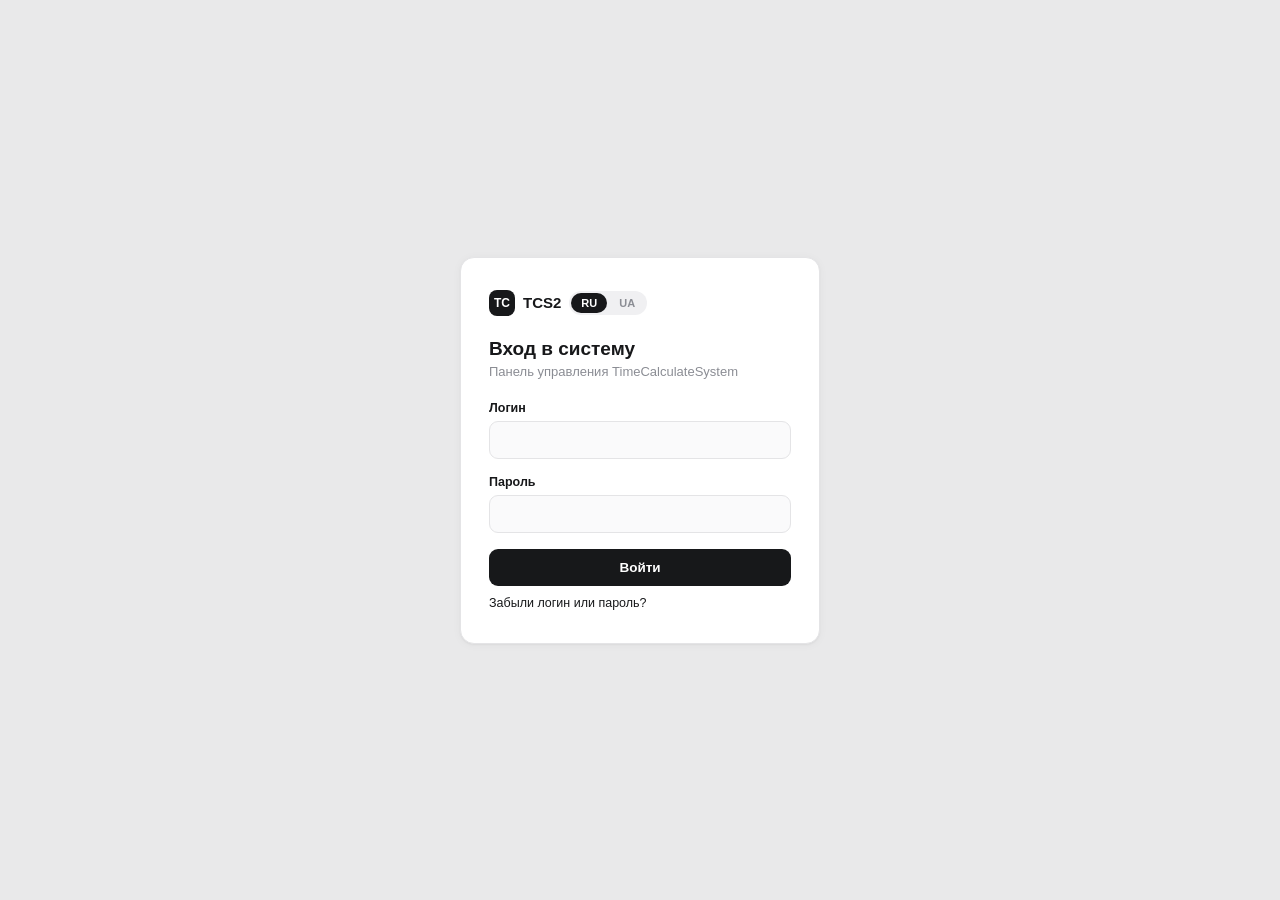
<file: tcs/login.html>
<!DOCTYPE html>
<html lang="ru" data-i18n-doctitle="login_doctitle">
<head>
<meta charset="UTF-8">
<meta name="viewport" content="width=device-width, initial-scale=1.0">
<meta name="theme-color" content="#17181a">
<link rel="manifest" href="manifest.json">
<title>Вход — TCS2</title>
<link rel="stylesheet" href="style.css">
<script src="app.js"></script>
<script src="i18n.js"></script>
</head>
<body class="login-body">

<div class="login-card">
    <div class="login-logo">
        <div class="sidebar-logo-badge">TC</div>
        TCS2
        <div id="langSwitchHolder"></div>
    </div>

    <div id="loginPanel">
        <h1 data-i18n="login_heading">Вход в систему</h1>
        <p class="login-sub" data-i18n="login_sub">Панель управления TimeCalculateSystem</p>

        <div class="form-group">
            <label for="loginUsername" data-i18n="login_username_label">Логин</label>
            <input type="text" id="loginUsername" autocomplete="username">
        </div>
        <div class="form-group">
            <label for="loginPassword" data-i18n="login_password_label">Пароль</label>
            <input type="password" id="loginPassword" autocomplete="current-password">
        </div>
        <div class="modal-error" id="loginError"></div>
        <button class="btn btn-save" id="loginSubmitBtn" style="width:100%;" onclick="submitLogin()" type="button" data-i18n="login_submit">Войти</button>
        <a class="login-link" onclick="showForgotStep1()" data-i18n="login_forgot_link">Забыли логин или пароль?</a>
    </div>

    <div id="forgotStep1Panel" style="display:none;">
        <h1 data-i18n="forgot_heading">Восстановление доступа</h1>
        <p class="login-sub" data-i18n="forgot_sub">Введите номер телефона, привязанный к вашему профилю сотрудника — если найдётся администратор с таким номером, в Telegram придёт логин и код для сброса пароля.</p>

        <div class="form-group">
            <label for="forgotPhone" data-i18n="forgot_phone_label">Номер телефона</label>
            <input type="tel" id="forgotPhone" autocomplete="tel" placeholder="+380...">
        </div>
        <div class="modal-error" id="forgotStep1Error"></div>
        <button class="btn btn-save" id="forgotStep1Btn" style="width:100%;" onclick="requestReset()" type="button" data-i18n="forgot_send_code">Отправить код</button>
        <a class="login-link" onclick="showLoginPanel()" data-i18n="login_back_to_login">← Назад ко входу</a>
    </div>

    <div id="forgotStep2Panel" style="display:none;">
        <h1 data-i18n="forgot_heading">Восстановление доступа</h1>
        <div class="modal-success show" id="forgotSentMessage" data-i18n="forgot_sent_message">Если аккаунт с таким номером существует и привязан к Telegram — туда отправлено сообщение с логином и кодом.</div>

        <div class="form-group">
            <label for="forgotCode" data-i18n="forgot_code_label">Код из Telegram</label>
            <input type="text" id="forgotCode" inputmode="numeric" autocomplete="one-time-code" maxlength="6">
        </div>
        <div class="form-group">
            <label for="forgotNewPassword" data-i18n="forgot_new_password_label">Новый пароль</label>
            <input type="password" id="forgotNewPassword" autocomplete="new-password">
        </div>
        <div class="form-group">
            <label for="forgotConfirmPassword" data-i18n="forgot_confirm_password_label">Повторите новый пароль</label>
            <input type="password" id="forgotConfirmPassword" autocomplete="new-password">
        </div>
        <div class="modal-error" id="forgotStep2Error"></div>
        <button class="btn btn-save" id="forgotStep2Btn" style="width:100%;" onclick="confirmReset()" type="button" data-i18n="forgot_submit">Сохранить новый пароль</button>
        <a class="login-link" onclick="showLoginPanel()" data-i18n="login_back_to_login">← Назад ко входу</a>
    </div>
</div>

<script>
    const LOGIN_URL = 'https://n8n.vseproi.de/webhook/tcs2-login';
    const REQUEST_RESET_URL = 'https://n8n.vseproi.de/webhook/tcs2-request-password-reset';
    const CONFIRM_RESET_URL = 'https://n8n.vseproi.de/webhook/tcs2-confirm-password-reset';

    let forgotPhone = '';

    if (getAuthToken()) {
        window.location.href = 'dashboard.html';
    }

    document.getElementById('langSwitchHolder').innerHTML = langSwitchHtml();
    applyI18n();

    ['loginUsername', 'loginPassword'].forEach(id => {
        document.getElementById(id).addEventListener('keydown', (e) => {
            if (e.key === 'Enter') submitLogin();
        });
    });
    ['forgotPhone'].forEach(id => {
        document.getElementById(id).addEventListener('keydown', (e) => {
            if (e.key === 'Enter') requestReset();
        });
    });
    ['forgotCode', 'forgotNewPassword', 'forgotConfirmPassword'].forEach(id => {
        document.getElementById(id).addEventListener('keydown', (e) => {
            if (e.key === 'Enter') confirmReset();
        });
    });

    function showForgotStep1() {
        document.getElementById('loginPanel').style.display = 'none';
        document.getElementById('forgotStep2Panel').style.display = 'none';
        document.getElementById('forgotStep1Panel').style.display = 'block';
        document.getElementById('forgotStep1Error').classList.remove('show');
        document.getElementById('forgotPhone').value = '';
        document.getElementById('forgotPhone').focus();
    }

    function showLoginPanel() {
        document.getElementById('forgotStep1Panel').style.display = 'none';
        document.getElementById('forgotStep2Panel').style.display = 'none';
        document.getElementById('loginPanel').style.display = 'block';
        document.getElementById('loginError').classList.remove('show', 'modal-success');
        document.getElementById('loginError').classList.add('modal-error');
    }

    async function submitLogin() {
        const username = document.getElementById('loginUsername').value.trim();
        const password = document.getElementById('loginPassword').value;
        const errorBox = document.getElementById('loginError');
        errorBox.classList.remove('show', 'modal-success');
        errorBox.classList.add('modal-error');

        if (!username || !password) {
            errorBox.textContent = t('login_error_required');
            errorBox.classList.add('show');
            return;
        }

        const btn = document.getElementById('loginSubmitBtn');
        btn.disabled = true;
        btn.textContent = t('login_submit_loading');

        try {
            const res = await fetch(LOGIN_URL, {
                method: 'POST',
                headers: { 'Content-Type': 'application/json' },
                body: JSON.stringify({ username, password })
            });
            const data = await res.json();
            if (!res.ok || !data.success) throw new Error(data.error || t('login_error_generic'));

            setAuthSession(data.token, data.user);
            if (data.user && data.user.preferred_language) setLang(data.user.preferred_language);
            window.location.href = 'dashboard.html';
        } catch (e) {
            console.error(e);
            errorBox.textContent = e.message || t('login_error_generic');
            errorBox.classList.add('show');
            btn.disabled = false;
            btn.textContent = t('login_submit');
        }
    }

    async function requestReset() {
        const phone = document.getElementById('forgotPhone').value.trim();
        const errorBox = document.getElementById('forgotStep1Error');
        errorBox.classList.remove('show');

        if (!phone) {
            errorBox.textContent = t('forgot_error_generic');
            errorBox.classList.add('show');
            return;
        }

        const btn = document.getElementById('forgotStep1Btn');
        btn.disabled = true;
        btn.textContent = t('forgot_send_code_loading');

        try {
            const res = await fetch(REQUEST_RESET_URL, {
                method: 'POST',
                headers: { 'Content-Type': 'application/json' },
                body: JSON.stringify({ phone })
            });
            const data = await res.json();
            if (!res.ok || !data.success) throw new Error(data.error || t('forgot_error_generic'));

            forgotPhone = phone;
            document.getElementById('forgotCode').value = '';
            document.getElementById('forgotNewPassword').value = '';
            document.getElementById('forgotConfirmPassword').value = '';
            document.getElementById('forgotStep2Error').classList.remove('show');
            document.getElementById('forgotStep1Panel').style.display = 'none';
            document.getElementById('forgotStep2Panel').style.display = 'block';
            document.getElementById('forgotCode').focus();
        } catch (e) {
            console.error(e);
            errorBox.textContent = e.message || t('forgot_error_generic');
            errorBox.classList.add('show');
        } finally {
            btn.disabled = false;
            btn.textContent = t('forgot_send_code');
        }
    }

    async function confirmReset() {
        const code = document.getElementById('forgotCode').value.trim();
        const newPassword = document.getElementById('forgotNewPassword').value;
        const confirmPassword = document.getElementById('forgotConfirmPassword').value;
        const errorBox = document.getElementById('forgotStep2Error');
        errorBox.classList.remove('show');

        if (newPassword !== confirmPassword) {
            errorBox.textContent = t('forgot_error_password_mismatch');
            errorBox.classList.add('show');
            return;
        }

        const btn = document.getElementById('forgotStep2Btn');
        btn.disabled = true;
        btn.textContent = t('forgot_submit_loading');

        try {
            const res = await fetch(CONFIRM_RESET_URL, {
                method: 'POST',
                headers: { 'Content-Type': 'application/json' },
                body: JSON.stringify({ phone: forgotPhone, code, new_password: newPassword })
            });
            const data = await res.json();
            if (!res.ok || !data.success) throw new Error(data.error || t('forgot_error_generic'));

            document.getElementById('forgotStep2Panel').style.display = 'none';
            document.getElementById('loginPanel').style.display = 'block';
            document.getElementById('loginUsername').value = '';
            document.getElementById('loginPassword').value = '';
            const loginError = document.getElementById('loginError');
            loginError.textContent = t('forgot_success_message');
            loginError.classList.remove('modal-error');
            loginError.classList.add('modal-success', 'show');
        } catch (e) {
            console.error(e);
            errorBox.textContent = e.message || t('forgot_error_generic');
            errorBox.classList.add('show');
        } finally {
            btn.disabled = false;
            btn.textContent = t('forgot_submit');
        }
    }
</script>

</body>
</html>
</file>
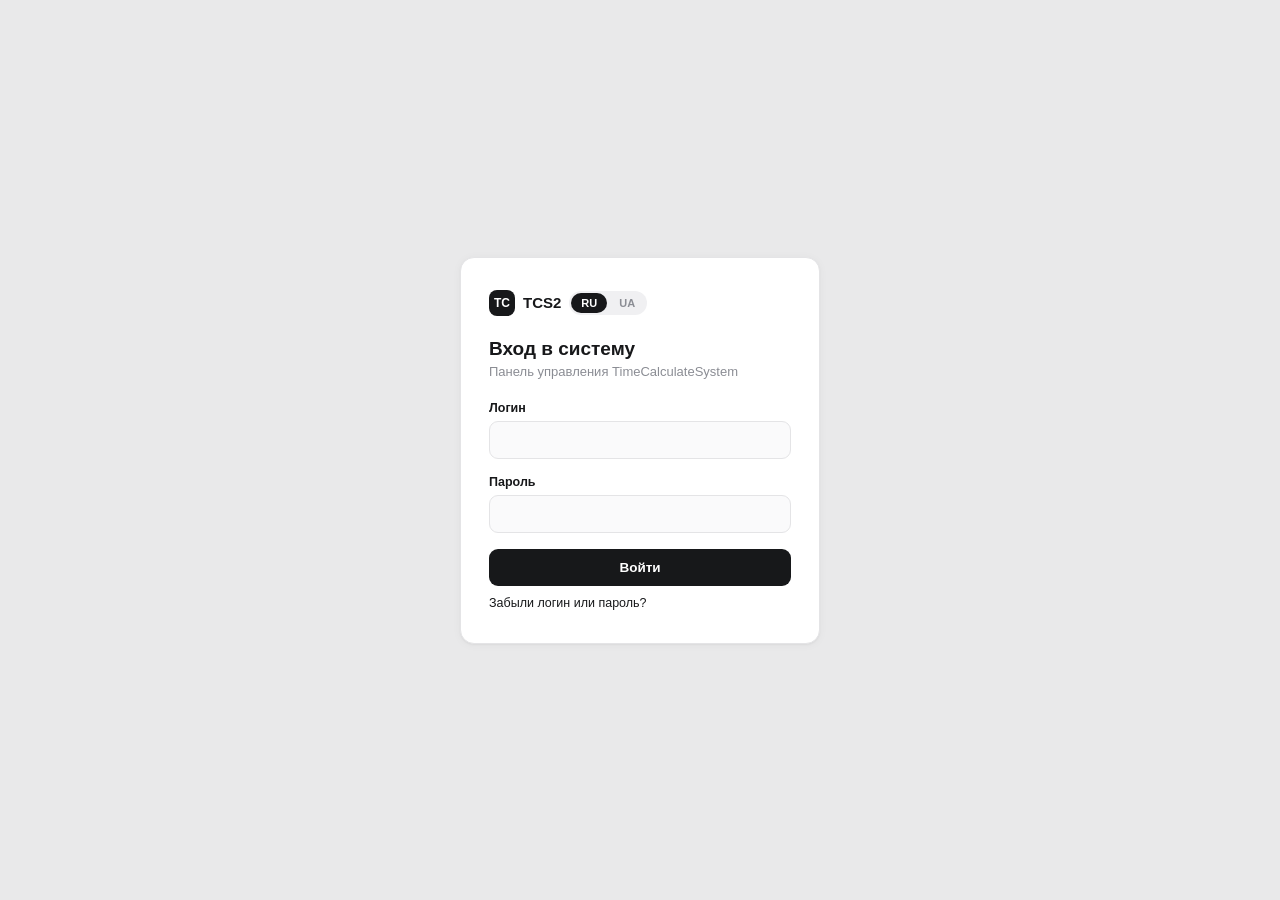
<file: tcs/payments.html>
<!DOCTYPE html>
<html lang="ru" data-i18n-doctitle="payments_doctitle">
<head>
<meta charset="UTF-8">
<meta name="viewport" content="width=device-width, initial-scale=1.0">
<meta name="theme-color" content="#17181a">
<link rel="manifest" href="manifest.json">
<title>Оплата</title>
<link rel="stylesheet" href="style.css">
<script src="app.js"></script>
<script src="i18n.js"></script>
</head>
<body>

<aside class="sidebar">
    <div class="sidebar-footer" id="sidebarUser"></div>
    <nav class="sidebar-nav" id="sidebarNav"></nav>
    <div class="sidebar-logo">
        <div class="sidebar-logo-badge">TC</div>
        TCS2
    </div>
</aside>

<div class="main">
<div class="page">
    <div class="topbar">
        <div>
            <h1 data-i18n="payments_heading">Оплата</h1>
            <p data-i18n="payments_sub">Начисление и подтверждение оплаты отработанных часов через Telegram</p>
        </div>
        <div style="display:flex; gap:8px;">
            <button class="action-btn" style="margin-top:0;" onclick="openTxModal()" data-i18n="payments_create_tx_btn">Создать транзакцию</button>
            <button class="refresh-btn" id="refreshBtn" onclick="loadData()">
                <svg viewBox="0 0 16 16" fill="none" stroke="currentColor" stroke-width="1.5"><path d="M13.5 8a5.5 5.5 0 1 1-1.6-3.9M13.5 2.5v3h-3"/></svg>
                <span data-i18n="refresh">Обновить</span>
            </button>
        </div>
    </div>

    <div id="errorBox" class="error-box" style="display:none;"></div>

    <div class="stats-row stats-row-list" id="statsRow"></div>

    <div class="section" id="requestsSection" style="display:none;">
        <div class="section-head">
            <h2 data-i18n="payments_section_requests">Запросы на транзакцию</h2>
            <span class="count-pill neutral" id="requestsCountPill" style="display:none;"></span>
        </div>
        <div id="requestsContent"></div>
    </div>

    <div class="section">
        <div class="section-head">
            <h2 data-i18n="payments_section_employees_debt">Сотрудники с задолженностью</h2>
            <span class="count-pill neutral" id="employeesCountPill" style="display:none;"></span>
        </div>
        <div id="employeesContent"></div>
    </div>

    <div class="section">
        <div class="section-head">
            <h2 data-i18n="payments_section_history">История транзакций</h2>
            <span class="count-pill neutral" id="transactionsCountPill" style="display:none;"></span>
        </div>
        <div class="filters-row" id="filtersRow">
            <button type="button" class="filters-toggle" onclick="toggleFiltersRow('filtersRow')">
                <svg class="filters-icon" viewBox="0 0 16 16" fill="none" stroke="currentColor" stroke-width="1.5"><path d="M2 3.5h12M4.5 8h7M7 12.5h2"/></svg>
                <span data-i18n="filters">Фильтры</span>
                <span class="filters-badge">0</span>
                <svg class="filters-chevron" viewBox="0 0 16 16" fill="none" stroke="currentColor" stroke-width="1.5"><path d="M4 6l4 4 4-4"/></svg>
            </button>
            <div class="filters-content">
                <div class="filter-group">
                    <label for="filterEmployee" data-i18n="sessions_filter_employee">Сотрудник</label>
                    <select id="filterEmployee" onchange="loadData()">
                        <option value="" data-i18n="sessions_filter_all_employees">Все сотрудники</option>
                    </select>
                </div>
                <div class="filter-group">
                    <label for="filterType" data-i18n="payments_filter_type">Тип</label>
                    <select id="filterType" onchange="loadData()">
                        <option value="" data-i18n="all">Все</option>
                        <option value="payment" data-i18n="payments_filter_type_payment">Оплата</option>
                        <option value="advance" data-i18n="payments_filter_type_advance">Аванс</option>
                        <option value="bonus" data-i18n="payments_filter_type_bonus">Бонус</option>
                        <option value="repayment" data-i18n="payments_filter_type_repayment">Погашение долга</option>
                    </select>
                </div>
                <div class="filter-group">
                    <label for="filterStatus" data-i18n="payments_filter_status">Статус</label>
                    <select id="filterStatus" onchange="loadData()">
                        <option value="" data-i18n="all">Все</option>
                        <option value="pending" data-i18n="payments_status_pending">Не проведена</option>
                        <option value="confirmed" data-i18n="payments_status_confirmed">Проведена</option>
                        <option value="cancelled" data-i18n="payments_status_cancelled">Отменена</option>
                    </select>
                </div>
                <div class="filter-group">
                    <label for="filterDateFrom" data-i18n="sessions_filter_date_from">Дата от</label>
                    <input type="date" id="filterDateFrom" onchange="loadData()">
                </div>
                <div class="filter-group">
                    <label for="filterDateTo" data-i18n="sessions_filter_date_to">Дата до</label>
                    <input type="date" id="filterDateTo" onchange="loadData()">
                </div>
                <button class="filter-reset-btn" onclick="resetFilters()" data-i18n="filters_reset">Сбросить фильтры</button>
            </div>
        </div>
        <div id="transactionsContent"></div>
    </div>
</div>
</div>

<!-- New transaction modal -->
<div class="overlay" id="txOverlay">
    <div class="modal">
        <div id="txForm">
            <div class="modal-header">
                <div>
                    <div class="modal-title" data-i18n="payments_modal_new_tx_title">Новая транзакция</div>
                    <div class="modal-subtitle" data-i18n="payments_modal_new_tx_sub">Оплата за смены, аванс или бонус — одной операцией</div>
                </div>
            </div>
            <div class="modal-body">
                <div class="form-group">
                    <label for="txEmployeeSelect"><span data-i18n="sessions_filter_employee">Сотрудник</span> <span class="req">*</span></label>
                    <select id="txEmployeeSelect" onchange="onTxEmployeeChange()">
                        <option value="" data-i18n="loading">Загрузка...</option>
                    </select>
                </div>
                <div class="form-group">
                    <label data-i18n="payments_label_sessions_optional">Смены к оплате (необязательно)</label>
                    <div class="session-picker-list" id="txSessionList">
                        <div class="state-box" style="padding:16px;" data-i18n="payments_select_employee_first">Сначала выберите сотрудника</div>
                    </div>
                    <div class="session-picker-total" id="txSelectedSummary"></div>
                </div>
                <div class="form-group">
                    <label for="txAmount"><span data-i18n="payments_label_amount">Сумма, грн</span> <span class="req">*</span></label>
                    <input type="text" id="txAmount" placeholder="0" oninput="onTxAmountInput()">
                    <div class="form-hint" id="txAmountHint"></div>
                </div>
                <div class="toggle-row">
                    <div>
                        <div class="toggle-label" data-i18n="payments_toggle_bonus">Это бонус (не аванс)</div>
                        <div class="toggle-sub" data-i18n="payments_toggle_bonus_sub">Засчитывается сотруднику как прибыль и не уменьшает будущую зарплату, в отличие от аванса. Недоступно при выборе смен.</div>
                    </div>
                    <label class="switch">
                        <input type="checkbox" id="txIsBonus" onchange="onTxBonusToggle()">
                        <span class="switch-track"></span>
                    </label>
                </div>
                <div class="toggle-row">
                    <div>
                        <div class="toggle-label" data-i18n="payments_paid_in_usd">Оплачено в долларах</div>
                        <div class="toggle-sub" id="txUsdEquivalent"></div>
                    </div>
                    <label class="switch">
                        <input type="checkbox" id="txPaidInUsd" onchange="onTxCurrencyToggle()">
                        <span class="switch-track"></span>
                    </label>
                </div>
                <div class="form-row" id="txUsdFields" style="display:none;">
                    <div class="form-group">
                        <label for="txExchangeRate" data-i18n="payments_label_exchange_rate">Курс, ₴/$</label>
                        <input type="text" id="txExchangeRate" oninput="onTxUsdAmountInput()">
                    </div>
                    <div class="form-group">
                        <label for="txUsdAmount" data-i18n="payments_label_usd_amount">Сумма, $</label>
                        <input type="text" id="txUsdAmount" oninput="onTxUsdAmountInput()">
                    </div>
                </div>
            </div>
            <div class="modal-error" id="txError"></div>
            <div class="modal-footer">
                <button class="btn btn-cancel" onclick="closeTxModal()" data-i18n="cancel">Отмена</button>
                <button class="btn btn-save" id="txSaveBtn" disabled onclick="submitTx()" data-i18n="payments_btn_send_telegram">Отправить в Telegram</button>
            </div>
        </div>
        <div class="modal-success" id="txSuccess">
            <svg class="icon" viewBox="0 0 24 24" fill="none" stroke="currentColor" stroke-width="1.6"><circle cx="12" cy="12" r="10"/><path d="M8 12.5l2.5 2.5L16 9"/></svg>
            <div class="title" data-i18n="payments_sent_title">Отправлено</div>
            <div class="sub" data-i18n="payments_sent_sub">Сотрудник получит уведомление в Telegram с кнопкой «Получил»</div>
        </div>
    </div>
</div>

<script>
    // ==========================================================
    // Config
    // ==========================================================
    const GET_PAYMENT_DATA_URL = 'https://n8n.vseproi.de/webhook/tcs2-get-payment-data';
    const GET_UNPAID_SESSIONS_URL = 'https://n8n.vseproi.de/webhook/tcs2-get-employee-unpaid-sessions';
    const CREATE_TRANSACTION_URL = 'https://n8n.vseproi.de/webhook/tcs2-create-transaction';
    const CANCEL_TRANSACTION_URL = 'https://n8n.vseproi.de/webhook/tcs2-cancel-transaction';
    const ACTIVATION_QUEUE_URL = 'https://n8n.vseproi.de/webhook/tcs2-activation-queue';
    const GET_PAYMENT_REQUESTS_URL = 'https://n8n.vseproi.de/webhook/tcs2-get-payment-requests';
    const DECLINE_PAYMENT_REQUEST_URL = 'https://n8n.vseproi.de/webhook/tcs2-decline-payment-request';
    const GET_USD_RATE_URL = 'https://n8n.vseproi.de/webhook/tcs2-get-usd-rate';

    // ==========================================================
    // State
    // ==========================================================
    let employees = [];
    let transactions = [];
    let requests = [];
    let summary = { total_available: 0, total_pending: 0, total_debt: 0 };
    let activeEmployees = [];
    let filterEmployeesLoaded = false;
    let txEmployeeId = null;
    let txSessions = [];
    let txAmountManuallyEdited = false;
    let currentRequestId = null;
    let saving = false;
    let usdRate = null;
    let usdRateDate = null;
    let usdRateLoaded = false;

    // ==========================================================
    // Load data
    // ==========================================================
    function buildQuery() {
        const params = new URLSearchParams();
        const employeeId = document.getElementById('filterEmployee').value;
        const type = document.getElementById('filterType').value;
        const status = document.getElementById('filterStatus').value;
        const dateFrom = document.getElementById('filterDateFrom').value;
        const dateTo = document.getElementById('filterDateTo').value;
        if (employeeId) params.set('employee_id', employeeId);
        if (type) params.set('type', type);
        if (status) params.set('status', status);
        if (dateFrom) params.set('date_from', dateFrom);
        if (dateTo) params.set('date_to', dateTo);
        return params.toString();
    }

    async function loadData() {
        const btn = document.getElementById('refreshBtn');
        btn.disabled = true;
        btn.classList.add('spinning');
        hideError();

        try {
            if (!filterEmployeesLoaded) await loadFilterEmployees();

            const query = buildQuery();
            const [res, reqRes] = await Promise.all([
                authFetch(GET_PAYMENT_DATA_URL + (query ? '?' + query : ''), { method: 'GET' }),
                authFetch(GET_PAYMENT_REQUESTS_URL, { method: 'GET' })
            ]);
            if (!res.ok) throw new Error('HTTP ' + res.status);
            const data = await res.json();
            if (!data.success) throw new Error(data.error || t('payments_load_error'));

            employees = data.employees || [];
            transactions = data.transactions || [];
            summary = data.summary || { total_available: 0, total_pending: 0, total_debt: 0 };

            if (reqRes.ok) {
                const reqData = await reqRes.json();
                if (reqData.success) requests = reqData.requests || [];
            }

            updateFiltersBadge('filtersRow');
            renderStats();
            renderRequests();
            renderEmployees();
            renderTransactions();
        } catch (e) {
            console.error(e);
            showError(t('payments_load_failed'));
        } finally {
            btn.disabled = false;
            btn.classList.remove('spinning');
        }
    }

    async function loadFilterEmployees() {
        try {
            const res = await authFetch(ACTIVATION_QUEUE_URL, { method: 'GET' });
            const data = await res.json();
            if (!data.success) throw new Error(data.error || t('payments_load_employees_error'));
            activeEmployees = data.active_employees || [];
            filterEmployeesLoaded = true;

            const select = document.getElementById('filterEmployee');
            const current = select.value;
            select.innerHTML = `<option value="">${t('sessions_filter_all_employees')}</option>` + activeEmployees.map(e =>
                `<option value="${e.id}">${escapeHtml(e.full_name)}</option>`
            ).join('');
            select.value = current;
        } catch (e) {
            console.error(e);
        }
    }

    function resetFilters() {
        document.getElementById('filterEmployee').value = '';
        document.getElementById('filterType').value = '';
        document.getElementById('filterStatus').value = '';
        document.getElementById('filterDateFrom').value = '';
        document.getElementById('filterDateTo').value = '';
        loadData();
    }

    function money(n) {
        return Number(n || 0).toLocaleString('ru-RU', { maximumFractionDigits: 2 }) + ' грн';
    }

    // Decimal hours (4.5) -> "HH:MM" (04:30). Round to the nearest minute
    // rather than truncate — duration_hours can carry float noise from the
    // DB (EXTRACT(EPOCH ...)/3600), which would otherwise show "01:59"
    // instead of "02:00".
    function hours(n) {
        const totalMinutes = Math.round((n == null ? 0 : Number(n)) * 60);
        const h = Math.floor(totalMinutes / 60);
        const m = totalMinutes % 60;
        return String(h).padStart(2, '0') + ':' + String(m).padStart(2, '0');
    }

    // ==========================================================
    // Stats
    // ==========================================================
    function renderStats() {
        document.getElementById('statsRow').innerHTML = `
            <div class="stat-card unpaid">
                <div class="stat-label">${t('payments_stat_available')}</div>
                <div class="stat-value">${money(summary.total_available)}</div>
            </div>
            <div class="stat-card">
                <div class="stat-label">${t('payments_stat_pending')}</div>
                <div class="stat-value">${money(summary.total_pending)}</div>
            </div>
            <div class="stat-card${summary.total_debt > 0 ? ' unpaid' : ''}">
                <div class="stat-label">${t('payments_stat_debt')}</div>
                <div class="stat-value">${money(summary.total_debt)}</div>
            </div>
        `;
    }

    // ==========================================================
    // Employees with balance
    // ==========================================================
    function renderEmployees() {
        const pill = document.getElementById('employeesCountPill');
        pill.style.display = employees.length > 0 ? 'inline-flex' : 'none';
        pill.textContent = employees.length;

        const content = document.getElementById('employeesContent');
        if (employees.length === 0) {
            content.innerHTML = emptyStateHtml(t('payments_employees_empty'));
            return;
        }
        content.innerHTML = `<div class="grid">${employees.map(e => `
            <div class="card">
                <div class="card-head">
                    ${avatarHtml(e, 'avatar')}
                    <div class="card-head-text">
                        <div class="card-name">${escapeHtml(e.full_name)}</div>
                        <div class="card-username">${e.unpaid_count > 0 ? e.unpaid_count + ' ' + pluralSessions(e.unpaid_count) : t('payments_no_unpaid_sessions')}</div>
                    </div>
                </div>
                <div class="balance-amount">${money(e.unpaid_amount)}</div>
                ${e.balance > 0 ? `<div class="debt-amount">${t('payments_debt_prefix', { amount: money(e.balance) })}</div>` : ''}
                <button class="action-btn" onclick="openTxModal(${e.id})">${t('payments_create_tx_btn')}</button>
            </div>`).join('')}</div>`;
    }

    function pluralSessions(n) {
        const mod10 = n % 10, mod100 = n % 100;
        if (mod10 === 1 && mod100 !== 11) return t('payments_session_one');
        if ([2, 3, 4].includes(mod10) && ![12, 13, 14].includes(mod100)) return t('payments_session_few');
        return t('payments_session_many');
    }

    // ==========================================================
    // Payment requests
    // ==========================================================
    function renderRequests() {
        const section = document.getElementById('requestsSection');
        const pill = document.getElementById('requestsCountPill');
        section.style.display = requests.length > 0 ? 'block' : 'none';
        pill.style.display = requests.length > 0 ? 'inline-flex' : 'none';
        pill.textContent = requests.length;

        document.getElementById('requestsContent').innerHTML = `<div class="ref-list">${requests.map(r => `
            <div class="ref-item">
                <div class="ref-item-main">
                    <div class="ref-item-title">
                        ${escapeHtml(r.full_name)} — ${money(r.amount)}
                    </div>
                    <div class="tx-item-dates">
                        ${t('payments_requested_label', { date: r.created_at })}
                        ${r.comment ? ' · «' + escapeHtml(r.comment) + '»' : ''}
                    </div>
                </div>
                <div class="ref-item-actions">
                    <button class="action-btn" style="margin-top:0;" onclick="approveRequest(${r.id}, ${r.employee_id}, ${r.amount})">${t('payments_btn_approve')}</button>
                    <button class="action-btn secondary" onclick="declineRequest(${r.id})">${t('payments_btn_decline')}</button>
                </div>
            </div>`).join('')}</div>`;
    }

    async function approveRequest(requestId, employeeId, amount) {
        await openTxModal(employeeId);
        currentRequestId = requestId;
        txAmountManuallyEdited = true;
        document.getElementById('txAmount').value = Number(amount).toFixed(2);
        validateTxForm();
    }

    async function declineRequest(id) {
        if (!confirm(t('payments_confirm_decline'))) return;
        hideError();
        try {
            const res = await authFetch(DECLINE_PAYMENT_REQUEST_URL, {
                method: 'POST',
                headers: { 'Content-Type': 'application/json' },
                body: JSON.stringify({ request_id: id })
            });
            const data = await res.json();
            if (!res.ok || !data.success) throw new Error(data.error || t('payments_decline_error'));
            loadData();
        } catch (e) {
            console.error(e);
            showError(e.message || t('payments_decline_error_generic'));
        }
    }

    // ==========================================================
    // Transaction history
    // ==========================================================
    function statusBadge(status) {
        if (status === 'pending') return `<span class="badge badge-pending">${t('payments_status_pending')}</span>`;
        if (status === 'confirmed') return `<span class="badge badge-active">${t('payments_status_confirmed')}</span>`;
        return `<span class="badge badge-inactive">${t('payments_status_cancelled')}</span>`;
    }

    function typeBadge(type) {
        if (type === 'advance') return `<span class="badge badge-admin">${t('payments_filter_type_advance')}</span>`;
        if (type === 'bonus') return `<span class="badge badge-active">${t('payments_filter_type_bonus')}</span>`;
        if (type === 'repayment') return `<span class="badge badge-active">${t('payments_filter_type_repayment')}</span>`;
        return '';
    }

    function renderTransactions() {
        const pill = document.getElementById('transactionsCountPill');
        pill.style.display = transactions.length > 0 ? 'inline-flex' : 'none';
        pill.textContent = transactions.length;

        const content = document.getElementById('transactionsContent');
        if (transactions.length === 0) {
            content.innerHTML = emptyStateHtml(t('payments_transactions_empty'));
            return;
        }
        content.innerHTML = `<div class="ref-list">${transactions.map(tx => `
            <div class="ref-item">
                <div class="ref-item-main">
                    <div class="ref-item-title">
                        ${escapeHtml(tx.full_name)} — ${money(tx.amount)}
                        ${typeBadge(tx.type)}
                        ${statusBadge(tx.status)}
                    </div>
                    <div class="tx-item-dates">
                        ${t('payments_created_label', { date: tx.created_at })}
                        ${tx.confirmed_at ? ' · ' + t('payments_confirmed_suffix', { date: tx.confirmed_at }) : ''}
                        ${tx.cancelled_at ? ' · ' + t('payments_cancelled_suffix', { date: tx.cancelled_at }) : ''}
                    </div>
                </div>
                <div class="ref-item-actions">
                    ${tx.status === 'pending' ? `<button class="action-btn secondary" onclick="cancelTx(${tx.id})">${t('payments_btn_cancel')}</button>` : ''}
                </div>
            </div>`).join('')}</div>`;
    }

    async function cancelTx(id) {
        if (!confirm(t('payments_confirm_cancel_tx'))) return;
        hideError();
        try {
            const res = await authFetch(CANCEL_TRANSACTION_URL, {
                method: 'POST',
                headers: { 'Content-Type': 'application/json' },
                body: JSON.stringify({ transaction_id: id })
            });
            const data = await res.json();
            if (!res.ok || !data.success) throw new Error(data.error || t('payments_cancel_tx_error'));
            loadData();
        } catch (e) {
            console.error(e);
            showError(e.message || t('payments_cancel_tx_error_generic'));
        }
    }

    // ==========================================================
    // New transaction modal
    // ==========================================================
    async function openTxModal(employeeId) {
        txEmployeeId = employeeId || null;
        txSessions = [];
        txAmountManuallyEdited = false;
        currentRequestId = null;
        document.getElementById('txAmount').value = '';
        document.getElementById('txAmountHint').textContent = '';
        document.getElementById('txAmountHint').classList.remove('error');
        document.getElementById('txIsBonus').checked = false;
        document.getElementById('txIsBonus').disabled = false;
        document.getElementById('txPaidInUsd').checked = false;
        document.getElementById('txUsdFields').style.display = 'none';
        document.getElementById('txExchangeRate').value = '';
        document.getElementById('txUsdAmount').value = '';
        document.getElementById('txUsdEquivalent').textContent = '';
        document.getElementById('txError').classList.remove('show');
        document.getElementById('txForm').style.display = 'block';
        document.getElementById('txSuccess').classList.remove('show');
        document.getElementById('txSaveBtn').disabled = true;
        document.getElementById('txSessionList').innerHTML = `<div class="state-box" style="padding:16px;">${t('payments_select_employee_first')}</div>`;
        document.getElementById('txSelectedSummary').innerHTML = '';
        document.getElementById('txOverlay').classList.add('show');
        loadUsdRate();

        const select = document.getElementById('txEmployeeSelect');
        select.innerHTML = `<option value="">${t('loading')}</option>`;

        try {
            const res = await authFetch(ACTIVATION_QUEUE_URL, { method: 'GET' });
            const data = await res.json();
            if (!data.success) throw new Error(data.error || t('payments_load_employees_error'));
            activeEmployees = data.active_employees || [];

            select.innerHTML = `<option value="">${t('payments_select_employee_placeholder')}</option>` + activeEmployees.map(e =>
                `<option value="${e.id}">${escapeHtml(e.full_name)}</option>`
            ).join('');
            if (txEmployeeId) {
                select.value = txEmployeeId;
                await loadTxSessions();
            }
        } catch (e) {
            console.error(e);
            select.innerHTML = `<option value="">${t('payments_load_list_failed')}</option>`;
        }
        validateTxForm();
    }

    async function onTxEmployeeChange() {
        txEmployeeId = document.getElementById('txEmployeeSelect').value || null;
        txAmountManuallyEdited = false;
        document.getElementById('txAmount').value = '';
        document.getElementById('txIsBonus').checked = false;
        document.getElementById('txIsBonus').disabled = false;
        document.getElementById('txPaidInUsd').checked = false;
        document.getElementById('txUsdFields').style.display = 'none';
        document.getElementById('txExchangeRate').value = '';
        document.getElementById('txUsdAmount').value = '';
        updateTxUsdEquivalent();

        if (!txEmployeeId) {
            txSessions = [];
            document.getElementById('txSessionList').innerHTML = `<div class="state-box" style="padding:16px;">${t('payments_select_employee_first')}</div>`;
            document.getElementById('txSelectedSummary').innerHTML = '';
            validateTxForm();
            return;
        }
        await loadTxSessions();
    }

    async function loadTxSessions() {
        document.getElementById('txSessionList').innerHTML = `<div class="state-box" style="padding:16px;">${t('loading')}</div>`;
        try {
            const res = await authFetch(`${GET_UNPAID_SESSIONS_URL}?employee_id=${txEmployeeId}`, { method: 'GET' });
            const data = await res.json();
            if (!data.success) throw new Error(data.error || t('payments_sessions_load_error'));
            txSessions = data.sessions || [];
            renderTxSessionList();
        } catch (e) {
            console.error(e);
            document.getElementById('txSessionList').innerHTML = emptyStateHtml(t('payments_sessions_load_failed'));
        }
    }

    function renderTxSessionList() {
        const list = document.getElementById('txSessionList');
        if (txSessions.length === 0) {
            list.innerHTML = emptyStateHtml(t('payments_no_available_sessions'));
            updateTxSummary();
            return;
        }
        list.innerHTML = txSessions.map(s => `
            <label class="session-picker-row">
                <input type="checkbox" checked data-session-id="${s.id}" onchange="updateTxSummary()">
                <div class="session-picker-info">
                    <div class="session-picker-project">${escapeHtml(s.project_name)}</div>
                    <div class="session-picker-meta">${s.session_date} · ${hours(s.duration_hours)}</div>
                </div>
                <div class="session-picker-amount">${money(s.calculated_salary)}</div>
            </label>`).join('');
        updateTxSummary();
    }

    function getSelectedSessionIds() {
        return Array.from(document.querySelectorAll('#txSessionList input[type="checkbox"]:checked'))
            .map(cb => Number(cb.dataset.sessionId));
    }

    function getSelectedSessionsSum() {
        const selectedIds = getSelectedSessionIds();
        return txSessions.filter(s => selectedIds.includes(s.id)).reduce((sum, s) => sum + Number(s.calculated_salary), 0);
    }

    function updateTxSummary() {
        const selectedIds = getSelectedSessionIds();
        const selected = txSessions.filter(s => selectedIds.includes(s.id));
        const total = selected.reduce((sum, s) => sum + Number(s.calculated_salary), 0);

        document.getElementById('txSelectedSummary').innerHTML =
            `<span>${t('payments_selected_sessions_label', { count: selected.length })}</span><b>${money(total)}</b>`;

        if (!txAmountManuallyEdited) {
            document.getElementById('txAmount').value = total ? total.toFixed(2) : '';
        }

        const bonusCheckbox = document.getElementById('txIsBonus');
        bonusCheckbox.disabled = selected.length > 0;
        if (selected.length > 0) bonusCheckbox.checked = false;

        updateTxUsdEquivalent();
        validateTxForm();
    }

    function onTxAmountInput() {
        txAmountManuallyEdited = true;
        updateTxUsdEquivalent();
        validateTxForm();
    }

    function onTxBonusToggle() {
        validateTxForm();
    }

    async function loadUsdRate() {
        if (usdRateLoaded) { updateTxUsdEquivalent(); return; }
        usdRateLoaded = true;
        try {
            const res = await authFetch(GET_USD_RATE_URL, { method: 'GET' });
            const data = await res.json();
            if (data.success && data.rate) {
                usdRate = Number(data.rate);
                usdRateDate = data.date;
            }
        } catch (e) {
            console.error(e);
        }
        updateTxUsdEquivalent();
    }

    function updateTxUsdEquivalent() {
        const el = document.getElementById('txUsdEquivalent');
        const amount = Number(document.getElementById('txAmount').value);
        if (!usdRate || !amount) {
            el.textContent = '';
            return;
        }
        el.textContent = `≈ $${(amount / usdRate).toFixed(2)} ${t('payments_usd_rate_suffix', { rate: usdRate })}`;
    }

    function onTxCurrencyToggle() {
        const checked = document.getElementById('txPaidInUsd').checked;
        document.getElementById('txUsdFields').style.display = checked ? 'grid' : 'none';
        if (checked) {
            const rateInput = document.getElementById('txExchangeRate');
            const usdInput = document.getElementById('txUsdAmount');
            if (!rateInput.value && usdRate) rateInput.value = usdRate.toFixed(4);
            const amount = Number(document.getElementById('txAmount').value);
            const rate = Number(rateInput.value);
            if (!usdInput.value && amount && rate) usdInput.value = (amount / rate).toFixed(2);
            onTxUsdAmountInput();
        } else {
            validateTxForm();
        }
    }

    function onTxUsdAmountInput() {
        const rate = Number(document.getElementById('txExchangeRate').value);
        const usdAmount = Number(document.getElementById('txUsdAmount').value);
        if (rate > 0 && usdAmount > 0) {
            document.getElementById('txAmount').value = (usdAmount * rate).toFixed(2);
            txAmountManuallyEdited = true;
        }
        updateTxUsdEquivalent();
        validateTxForm();
    }

    function validateTxForm() {
        const amount = Number(document.getElementById('txAmount').value);
        const sessionsSum = getSelectedSessionsSum();
        const hint = document.getElementById('txAmountHint');
        const paidInUsd = document.getElementById('txPaidInUsd').checked;
        const isBonus = document.getElementById('txIsBonus').checked;

        if (amount > 0 && sessionsSum === 0 && isBonus) {
            hint.textContent = t('payments_hint_full_bonus', { amount: money(amount) });
            hint.classList.remove('error');
        } else if (amount > 0 && amount > sessionsSum) {
            hint.textContent = t('payments_hint_remainder_advance', { amount: money(amount - sessionsSum) });
            hint.classList.remove('error');
        } else if (amount > 0 && sessionsSum > 0 && amount < sessionsSum) {
            hint.textContent = t('payments_hint_min_amount', { amount: money(sessionsSum) });
            hint.classList.add('error');
        } else {
            hint.textContent = '';
            hint.classList.remove('error');
        }

        let usdValid = true;
        if (paidInUsd) {
            const rate = Number(document.getElementById('txExchangeRate').value);
            const usdAmount = Number(document.getElementById('txUsdAmount').value);
            usdValid = rate > 0 && usdAmount > 0;
        }

        const valid = !!txEmployeeId && amount > 0 && amount >= sessionsSum && usdValid;
        document.getElementById('txSaveBtn').disabled = !valid;
    }

    function closeTxModal() {
        if (saving) return;
        document.getElementById('txOverlay').classList.remove('show');
        txEmployeeId = null;
        txSessions = [];
    }

    async function submitTx() {
        if (saving || !txEmployeeId) return;
        const sessionIds = getSelectedSessionIds();
        const amount = Number(document.getElementById('txAmount').value);
        const errorBox = document.getElementById('txError');
        errorBox.classList.remove('show');

        saving = true;
        const saveBtn = document.getElementById('txSaveBtn');
        saveBtn.disabled = true;
        saveBtn.textContent = t('payments_sending');

        const paidInUsd = document.getElementById('txPaidInUsd').checked;
        const isBonus = document.getElementById('txIsBonus').checked;
        const payload = { employee_id: txEmployeeId, session_ids: sessionIds, amount, request_id: currentRequestId || undefined, is_bonus: isBonus };
        if (paidInUsd) {
            payload.paid_currency = 'USD';
            payload.paid_amount_original = Number(document.getElementById('txUsdAmount').value);
            payload.exchange_rate = Number(document.getElementById('txExchangeRate').value);
        }

        try {
            const res = await authFetch(CREATE_TRANSACTION_URL, {
                method: 'POST',
                headers: { 'Content-Type': 'application/json' },
                body: JSON.stringify(payload)
            });
            const data = await res.json();
            if (!res.ok || !data.success) throw new Error(data.error || t('payments_create_tx_error'));

            currentRequestId = null;
            document.getElementById('txForm').style.display = 'none';
            document.getElementById('txSuccess').classList.add('show');
            setTimeout(() => { closeTxModal(); loadData(); }, 1200);
        } catch (e) {
            console.error(e);
            errorBox.textContent = e.message || t('payments_create_tx_error_generic');
            errorBox.classList.add('show');
        } finally {
            saving = false;
            saveBtn.disabled = false;
            saveBtn.textContent = t('payments_btn_send_telegram');
            validateTxForm();
        }
    }

    // ==========================================================
    // Overlay dismiss handlers
    // ==========================================================
    document.getElementById('txOverlay').addEventListener('click', (e) => {
        if (e.target.id === 'txOverlay') closeTxModal();
    });
    document.addEventListener('keydown', (e) => {
        if (e.key === 'Escape') closeTxModal();
    });

    // ==========================================================
    // Init
    // ==========================================================
    if (requireAuth()) {
        renderNav('payments.html');
        loadData();
    }

    document.addEventListener('tcs-lang-change', () => { renderStats(); renderRequests(); renderEmployees(); renderTransactions(); });
</script>

</body>
</html>
</file>
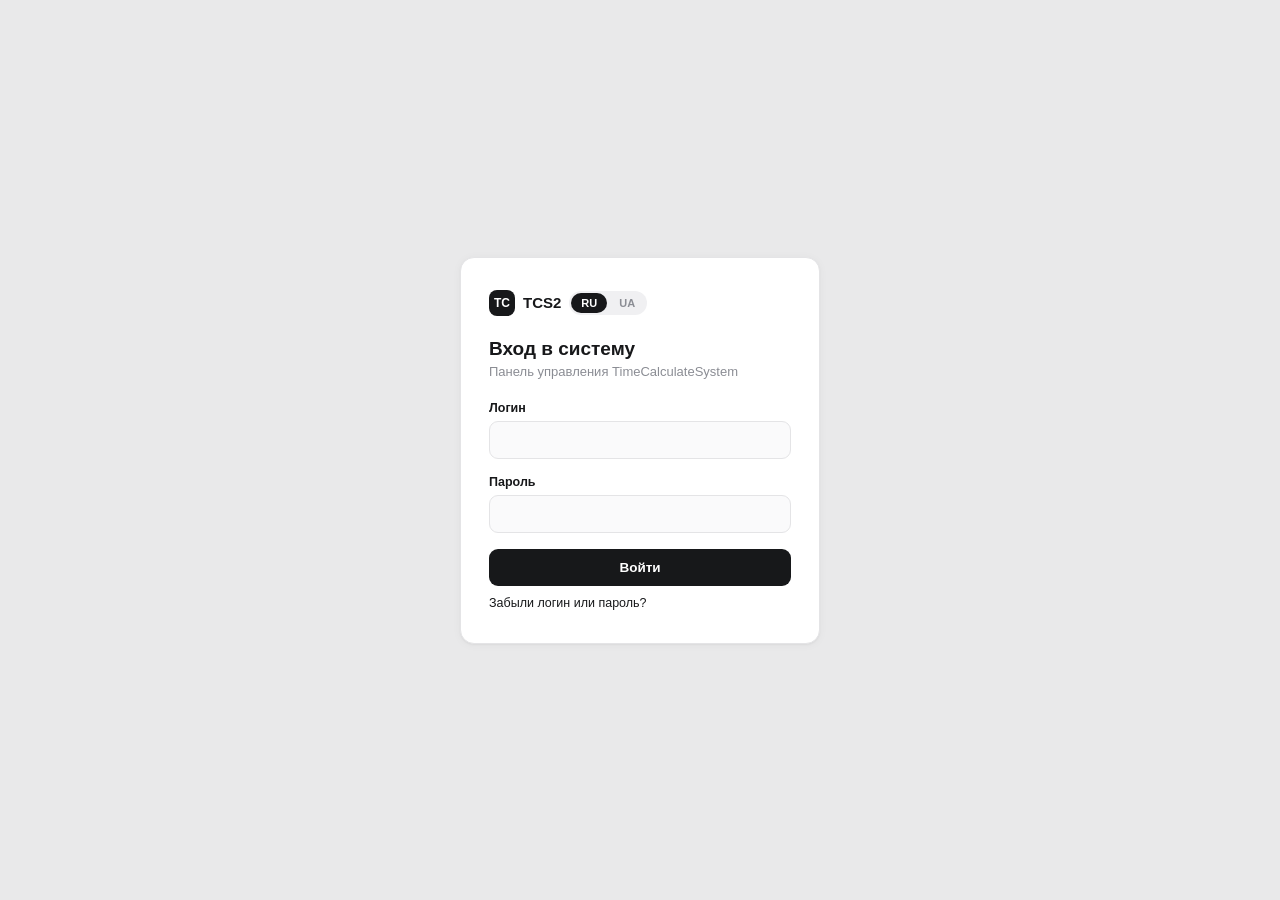
<file: tcs/references.html>
<!DOCTYPE html>
<html lang="ru" data-i18n-doctitle="references_doctitle">
<head>
<meta charset="UTF-8">
<meta name="viewport" content="width=device-width, initial-scale=1.0">
<meta name="theme-color" content="#17181a">
<link rel="manifest" href="manifest.json">
<title>Справочники</title>
<link rel="stylesheet" href="style.css">
<script src="app.js"></script>
<script src="i18n.js"></script>
</head>
<body>

<aside class="sidebar">
    <div class="sidebar-footer" id="sidebarUser"></div>
    <nav class="sidebar-nav" id="sidebarNav"></nav>
    <div class="sidebar-logo">
        <div class="sidebar-logo-badge">TC</div>
        TCS2
    </div>
</aside>

<div class="main">
<div class="page">
    <div class="topbar">
        <div>
            <h1 data-i18n="references_heading">Справочники</h1>
            <p data-i18n="references_sub">Направления деятельности, ставки и типы предупреждений</p>
        </div>
        <button class="refresh-btn" id="refreshBtn" onclick="loadData()">
            <svg viewBox="0 0 16 16" fill="none" stroke="currentColor" stroke-width="1.5"><path d="M13.5 8a5.5 5.5 0 1 1-1.6-3.9M13.5 2.5v3h-3"/></svg>
            <span data-i18n="refresh">Обновить</span>
        </button>
    </div>

    <div id="errorBox" class="error-box" style="display:none;"></div>

    <div class="section">
        <div class="section-head-row">
            <div class="section-head" style="margin-bottom:0;">
                <h2 data-i18n="references_section_directions">Направления деятельности</h2>
                <span class="count-pill neutral" id="directionsCountPill" style="display:none;"></span>
            </div>
            <button class="add-btn" onclick="openDirectionModal(null)">
                <svg viewBox="0 0 16 16" fill="none" stroke="currentColor" stroke-width="1.6"><path d="M8 3v10M3 8h10"/></svg>
                <span data-i18n="references_add_btn">Добавить</span>
            </button>
        </div>
        <div id="directionsContent"></div>
    </div>

    <div class="section">
        <div class="section-head-row">
            <div class="section-head" style="margin-bottom:0;">
                <h2 data-i18n="references_section_rates">Стоимость часа работы</h2>
                <span class="count-pill neutral" id="ratesCountPill" style="display:none;"></span>
            </div>
            <button class="add-btn" onclick="openRateModal(null)">
                <svg viewBox="0 0 16 16" fill="none" stroke="currentColor" stroke-width="1.6"><path d="M8 3v10M3 8h10"/></svg>
                <span data-i18n="references_add_btn">Добавить</span>
            </button>
        </div>
        <div id="ratesContent"></div>
    </div>

    <div class="section">
        <div class="section-head-row">
            <div class="section-head" style="margin-bottom:0;">
                <h2 data-i18n="references_section_note_types">Типы предупреждений</h2>
                <span class="count-pill neutral" id="noteTypesCountPill" style="display:none;"></span>
            </div>
            <button class="add-btn" onclick="openNoteTypeModal(null)">
                <svg viewBox="0 0 16 16" fill="none" stroke="currentColor" stroke-width="1.6"><path d="M8 3v10M3 8h10"/></svg>
                <span data-i18n="references_add_btn">Добавить</span>
            </button>
        </div>
        <div id="noteTypesContent"></div>
    </div>
</div>
</div>

<!-- Direction modal -->
<div class="overlay" id="directionOverlay">
    <div class="modal">
        <div id="directionForm">
            <div class="modal-header">
                <div>
                    <div class="modal-title" id="directionTitle" data-i18n="references_direction_modal_title">Направление деятельности</div>
                    <div class="modal-subtitle" data-i18n="references_direction_modal_sub">Название и описание</div>
                </div>
            </div>
            <div class="modal-body">
                <div class="form-group">
                    <label for="directionName"><span data-i18n="references_label_title">Название</span> <span class="req">*</span></label>
                    <input type="text" id="directionName" data-i18n-placeholder="references_placeholder_direction_name" placeholder="Например, Столярные работы" oninput="validateDirectionForm()">
                </div>
                <div class="form-group">
                    <label for="directionDescription"><span data-i18n="objects_label_description">Описание</span> <span class="opt">(<span data-i18n="optional">необязательно</span>)</span></label>
                    <textarea id="directionDescription"></textarea>
                </div>
            </div>
            <div class="modal-error" id="directionError"></div>
            <div class="modal-footer">
                <button class="btn btn-cancel" onclick="closeDirectionModal()" data-i18n="cancel">Отмена</button>
                <button class="btn btn-save" id="directionSaveBtn" disabled onclick="submitDirection()" data-i18n="save">Сохранить</button>
            </div>
        </div>
        <div class="modal-success" id="directionSuccess">
            <svg class="icon" viewBox="0 0 24 24" fill="none" stroke="currentColor" stroke-width="1.6"><circle cx="12" cy="12" r="10"/><path d="M8 12.5l2.5 2.5L16 9"/></svg>
            <div class="title" data-i18n="sessions_saved_title">Сохранено</div>
        </div>
    </div>
</div>

<!-- Rate modal -->
<div class="overlay" id="rateOverlay">
    <div class="modal">
        <div id="rateForm">
            <div class="modal-header">
                <div>
                    <div class="modal-title" id="rateTitle" data-i18n="references_rate_modal_title">Ставка</div>
                    <div class="modal-subtitle" data-i18n="references_section_rates">Стоимость часа работы</div>
                </div>
            </div>
            <div class="modal-body">
                <div class="form-group">
                    <label for="ratePrice"><span data-i18n="references_label_price">Цена, грн/час</span> <span class="req">*</span></label>
                    <input type="text" id="ratePrice" placeholder="200" oninput="validateRateForm()">
                </div>
                <div class="form-group">
                    <label for="ratePosition"><span data-i18n="references_label_position_name">Название должности</span> <span class="opt">(<span data-i18n="optional">необязательно</span>)</span></label>
                    <input type="text" id="ratePosition" data-i18n-placeholder="references_placeholder_position" placeholder="Например, Мастер">
                </div>
            </div>
            <div class="modal-error" id="rateError"></div>
            <div class="modal-footer">
                <button class="btn btn-cancel" onclick="closeRateModal()" data-i18n="cancel">Отмена</button>
                <button class="btn btn-save" id="rateSaveBtn" disabled onclick="submitRate()" data-i18n="save">Сохранить</button>
            </div>
        </div>
        <div class="modal-success" id="rateSuccess">
            <svg class="icon" viewBox="0 0 24 24" fill="none" stroke="currentColor" stroke-width="1.6"><circle cx="12" cy="12" r="10"/><path d="M8 12.5l2.5 2.5L16 9"/></svg>
            <div class="title" data-i18n="sessions_saved_title">Сохранено</div>
        </div>
    </div>
</div>

<!-- Note type modal -->
<div class="overlay" id="noteTypeOverlay">
    <div class="modal">
        <div id="noteTypeForm">
            <div class="modal-header">
                <div>
                    <div class="modal-title" id="noteTypeTitle" data-i18n="references_note_type_modal_title">Тип предупреждения</div>
                    <div class="modal-subtitle" data-i18n="references_note_type_modal_sub">Название и описание</div>
                </div>
            </div>
            <div class="modal-body">
                <div class="form-group">
                    <label for="noteTypeName"><span data-i18n="references_label_title">Название</span> <span class="req">*</span></label>
                    <input type="text" id="noteTypeName" data-i18n-placeholder="references_placeholder_note_type_name" placeholder="Например, critical" oninput="validateNoteTypeForm()">
                </div>
                <div class="form-group">
                    <label for="noteTypeDescription"><span data-i18n="objects_label_description">Описание</span> <span class="opt">(<span data-i18n="optional">необязательно</span>)</span></label>
                    <textarea id="noteTypeDescription"></textarea>
                </div>
            </div>
            <div class="modal-error" id="noteTypeError"></div>
            <div class="modal-footer">
                <button class="btn btn-cancel" onclick="closeNoteTypeModal()" data-i18n="cancel">Отмена</button>
                <button class="btn btn-save" id="noteTypeSaveBtn" disabled onclick="submitNoteType()" data-i18n="save">Сохранить</button>
            </div>
        </div>
        <div class="modal-success" id="noteTypeSuccess">
            <svg class="icon" viewBox="0 0 24 24" fill="none" stroke="currentColor" stroke-width="1.6"><circle cx="12" cy="12" r="10"/><path d="M8 12.5l2.5 2.5L16 9"/></svg>
            <div class="title" data-i18n="sessions_saved_title">Сохранено</div>
        </div>
    </div>
</div>

<script>
    // ==========================================================
    // Config
    // ==========================================================
    const GET_REFERENCE_URL = 'https://n8n.vseproi.de/webhook/tcs2-get-reference-data';
    const SAVE_REFERENCE_URL = 'https://n8n.vseproi.de/webhook/tcs2-save-reference-item';
    const DELETE_REFERENCE_URL = 'https://n8n.vseproi.de/webhook/tcs2-delete-reference-item';

    // ==========================================================
    // State
    // ==========================================================
    let directions = [];
    let rates = [];
    let noteTypes = [];
    let currentDirection = null;
    let currentRate = null;
    let currentNoteType = null;
    let saving = false;

    // ==========================================================
    // Load data
    // ==========================================================
    async function loadData() {
        const btn = document.getElementById('refreshBtn');
        btn.disabled = true;
        btn.classList.add('spinning');
        hideError();

        try {
            const res = await authFetch(GET_REFERENCE_URL, { method: 'GET' });
            if (!res.ok) throw new Error('HTTP ' + res.status);
            const data = await res.json();
            if (!data.success) throw new Error(data.error || t('payments_load_error'));

            directions = data.activity_directions || [];
            rates = data.hourly_rates || [];
            noteTypes = data.note_types || [];

            renderDirections();
            renderRates();
            renderNoteTypes();
        } catch (e) {
            console.error(e);
            showError(t('references_load_failed'));
        } finally {
            btn.disabled = false;
            btn.classList.remove('spinning');
        }
    }

    // ==========================================================
    // Directions
    // ==========================================================
    function renderDirections() {
        const pill = document.getElementById('directionsCountPill');
        pill.style.display = directions.length > 0 ? 'inline-flex' : 'none';
        pill.textContent = directions.length;

        const content = document.getElementById('directionsContent');
        if (directions.length === 0) {
            content.innerHTML = emptyStateHtml(t('references_empty_directions'));
            return;
        }
        content.innerHTML = `<div class="ref-list">${directions.map(d => `
            <div class="ref-item">
                <div class="ref-item-main">
                    <div class="ref-item-title">
                        ${escapeHtml(d.direction_name)}
                        ${d.usage_count > 0 ? `<span class="ref-item-usage">${t('references_usage_count', { count: d.usage_count })}</span>` : ''}
                    </div>
                    ${d.direction_description ? `<div class="ref-item-sub">${escapeHtml(d.direction_description)}</div>` : ''}
                </div>
                <div class="ref-item-actions">
                    <button class="action-btn secondary" onclick="openDirectionModal(${d.id})">${t('edit')}</button>
                    <button class="action-btn secondary" ${d.usage_count > 0 ? `disabled title="${t('references_usage_disabled_title')}"` : ''} onclick="deleteDirection(${d.id})">${t('delete')}</button>
                </div>
            </div>`).join('')}</div>`;
    }

    function openDirectionModal(id) {
        currentDirection = id ? directions.find(d => d.id === id) : null;
        document.getElementById('directionTitle').textContent = currentDirection ? t('references_direction_edit_title') : t('references_direction_new_title');
        document.getElementById('directionName').value = currentDirection?.direction_name || '';
        document.getElementById('directionDescription').value = currentDirection?.direction_description || '';
        document.getElementById('directionError').classList.remove('show');
        document.getElementById('directionForm').style.display = 'block';
        document.getElementById('directionSuccess').classList.remove('show');
        validateDirectionForm();
        document.getElementById('directionOverlay').classList.add('show');
    }

    function closeDirectionModal() {
        if (saving) return;
        document.getElementById('directionOverlay').classList.remove('show');
        currentDirection = null;
    }

    function validateDirectionForm() {
        document.getElementById('directionSaveBtn').disabled = !document.getElementById('directionName').value.trim();
    }

    async function submitDirection() {
        if (saving) return;
        const payload = {
            entity: 'direction',
            id: currentDirection?.id || null,
            direction_name: document.getElementById('directionName').value.trim(),
            direction_description: document.getElementById('directionDescription').value.trim() || null
        };
        await submitReferenceItem(payload, 'directionError', 'directionSaveBtn', 'directionForm', 'directionSuccess', closeDirectionModal, validateDirectionForm);
    }

    async function deleteDirection(id) {
        const d = directions.find(x => x.id === id);
        if (!d || !confirm(t('references_confirm_delete_direction', { name: d.direction_name }))) return;
        await deleteReferenceItem('direction', id);
    }

    // ==========================================================
    // Rates
    // ==========================================================
    function renderRates() {
        const pill = document.getElementById('ratesCountPill');
        pill.style.display = rates.length > 0 ? 'inline-flex' : 'none';
        pill.textContent = rates.length;

        const content = document.getElementById('ratesContent');
        if (rates.length === 0) {
            content.innerHTML = emptyStateHtml(t('references_empty_rates'));
            return;
        }
        content.innerHTML = `<div class="ref-list">${rates.map(r => `
            <div class="ref-item">
                <div class="ref-item-main">
                    <div class="ref-item-title">
                        ${t('sessions_rate_per_hour', { price: r.price_per_hour })}
                        ${r.usage_count > 0 ? `<span class="ref-item-usage">${t('references_usage_count', { count: r.usage_count })}</span>` : ''}
                    </div>
                    ${r.position_name ? `<div class="ref-item-sub">${escapeHtml(r.position_name)}</div>` : ''}
                </div>
                <div class="ref-item-actions">
                    <button class="action-btn secondary" onclick="openRateModal(${r.id})">${t('edit')}</button>
                    <button class="action-btn secondary" ${r.usage_count > 0 ? `disabled title="${t('references_usage_disabled_title')}"` : ''} onclick="deleteRate(${r.id})">${t('delete')}</button>
                </div>
            </div>`).join('')}</div>`;
    }

    function openRateModal(id) {
        currentRate = id ? rates.find(r => r.id === id) : null;
        document.getElementById('rateTitle').textContent = currentRate ? t('references_rate_edit_title') : t('references_rate_new_title');
        document.getElementById('ratePrice').value = currentRate?.price_per_hour ?? '';
        document.getElementById('ratePosition').value = currentRate?.position_name || '';
        document.getElementById('rateError').classList.remove('show');
        document.getElementById('rateForm').style.display = 'block';
        document.getElementById('rateSuccess').classList.remove('show');
        validateRateForm();
        document.getElementById('rateOverlay').classList.add('show');
    }

    function closeRateModal() {
        if (saving) return;
        document.getElementById('rateOverlay').classList.remove('show');
        currentRate = null;
    }

    function validateRateForm() {
        const price = document.getElementById('ratePrice').value.trim();
        document.getElementById('rateSaveBtn').disabled = !(price !== '' && Number(price) > 0);
    }

    async function submitRate() {
        if (saving) return;
        const payload = {
            entity: 'rate',
            id: currentRate?.id || null,
            price_per_hour: Number(document.getElementById('ratePrice').value),
            position_name: document.getElementById('ratePosition').value.trim() || null
        };
        await submitReferenceItem(payload, 'rateError', 'rateSaveBtn', 'rateForm', 'rateSuccess', closeRateModal, validateRateForm);
    }

    async function deleteRate(id) {
        const r = rates.find(x => x.id === id);
        if (!r || !confirm(t('references_confirm_delete_rate', { price: r.price_per_hour }))) return;
        await deleteReferenceItem('rate', id);
    }

    // ==========================================================
    // Note types
    // ==========================================================
    function renderNoteTypes() {
        const pill = document.getElementById('noteTypesCountPill');
        pill.style.display = noteTypes.length > 0 ? 'inline-flex' : 'none';
        pill.textContent = noteTypes.length;

        const content = document.getElementById('noteTypesContent');
        if (noteTypes.length === 0) {
            content.innerHTML = emptyStateHtml(t('references_empty_note_types'));
            return;
        }
        content.innerHTML = `<div class="ref-list">${noteTypes.map(n => `
            <div class="ref-item">
                <div class="ref-item-main">
                    <div class="ref-item-title">
                        ${escapeHtml(n.note_type_name)}
                        ${n.usage_count > 0 ? `<span class="ref-item-usage">${t('references_usage_count', { count: n.usage_count })}</span>` : ''}
                    </div>
                    ${n.note_type_description ? `<div class="ref-item-sub">${escapeHtml(n.note_type_description)}</div>` : ''}
                </div>
                <div class="ref-item-actions">
                    <button class="action-btn secondary" onclick="openNoteTypeModal(${n.id})">${t('edit')}</button>
                    <button class="action-btn secondary" ${n.usage_count > 0 ? `disabled title="${t('references_usage_disabled_title')}"` : ''} onclick="deleteNoteType(${n.id})">${t('delete')}</button>
                </div>
            </div>`).join('')}</div>`;
    }

    function openNoteTypeModal(id) {
        currentNoteType = id ? noteTypes.find(n => n.id === id) : null;
        document.getElementById('noteTypeTitle').textContent = currentNoteType ? t('references_note_type_edit_title') : t('references_note_type_new_title');
        document.getElementById('noteTypeName').value = currentNoteType?.note_type_name || '';
        document.getElementById('noteTypeDescription').value = currentNoteType?.note_type_description || '';
        document.getElementById('noteTypeError').classList.remove('show');
        document.getElementById('noteTypeForm').style.display = 'block';
        document.getElementById('noteTypeSuccess').classList.remove('show');
        validateNoteTypeForm();
        document.getElementById('noteTypeOverlay').classList.add('show');
    }

    function closeNoteTypeModal() {
        if (saving) return;
        document.getElementById('noteTypeOverlay').classList.remove('show');
        currentNoteType = null;
    }

    function validateNoteTypeForm() {
        document.getElementById('noteTypeSaveBtn').disabled = !document.getElementById('noteTypeName').value.trim();
    }

    async function submitNoteType() {
        if (saving) return;
        const payload = {
            entity: 'note_type',
            id: currentNoteType?.id || null,
            note_type_name: document.getElementById('noteTypeName').value.trim(),
            note_type_description: document.getElementById('noteTypeDescription').value.trim() || null
        };
        await submitReferenceItem(payload, 'noteTypeError', 'noteTypeSaveBtn', 'noteTypeForm', 'noteTypeSuccess', closeNoteTypeModal, validateNoteTypeForm);
    }

    async function deleteNoteType(id) {
        const n = noteTypes.find(x => x.id === id);
        if (!n || !confirm(t('references_confirm_delete_note_type', { name: n.note_type_name }))) return;
        await deleteReferenceItem('note_type', id);
    }

    // ==========================================================
    // Shared save/delete logic
    // ==========================================================
    async function submitReferenceItem(payload, errorId, saveBtnId, formId, successId, closeFn, validateFn) {
        const errorBox = document.getElementById(errorId);
        errorBox.classList.remove('show');

        saving = true;
        const saveBtn = document.getElementById(saveBtnId);
        saveBtn.disabled = true;
        saveBtn.textContent = t('saving');

        try {
            const res = await authFetch(SAVE_REFERENCE_URL, {
                method: 'POST',
                headers: { 'Content-Type': 'application/json' },
                body: JSON.stringify(payload)
            });
            const data = await res.json();
            if (!res.ok || !data.success) throw new Error(data.error || t('references_save_error'));

            document.getElementById(formId).style.display = 'none';
            document.getElementById(successId).classList.add('show');
            setTimeout(() => { closeFn(); loadData(); }, 1000);
        } catch (e) {
            console.error(e);
            errorBox.textContent = e.message || t('save_error_retry');
            errorBox.classList.add('show');
        } finally {
            saving = false;
            saveBtn.disabled = false;
            saveBtn.textContent = t('save');
            validateFn();
        }
    }

    async function deleteReferenceItem(entity, id) {
        hideError();
        try {
            const res = await authFetch(DELETE_REFERENCE_URL, {
                method: 'POST',
                headers: { 'Content-Type': 'application/json' },
                body: JSON.stringify({ entity, id })
            });
            const data = await res.json();
            if (!res.ok || !data.success) throw new Error(data.error || t('references_delete_error'));
            loadData();
        } catch (e) {
            console.error(e);
            showError(e.message || t('references_delete_error_generic'));
        }
    }

    // ==========================================================
    // Overlay dismiss handlers
    // ==========================================================
    document.getElementById('directionOverlay').addEventListener('click', (e) => {
        if (e.target.id === 'directionOverlay') closeDirectionModal();
    });
    document.getElementById('rateOverlay').addEventListener('click', (e) => {
        if (e.target.id === 'rateOverlay') closeRateModal();
    });
    document.getElementById('noteTypeOverlay').addEventListener('click', (e) => {
        if (e.target.id === 'noteTypeOverlay') closeNoteTypeModal();
    });
    document.addEventListener('keydown', (e) => {
        if (e.key === 'Escape') { closeDirectionModal(); closeRateModal(); closeNoteTypeModal(); }
    });

    // ==========================================================
    // Init
    // ==========================================================
    if (requireAuth()) {
        renderNav('references.html');
        loadData();
    }

    document.addEventListener('tcs-lang-change', () => { renderDirections(); renderRates(); renderNoteTypes(); });
</script>

</body>
</html>
</file>
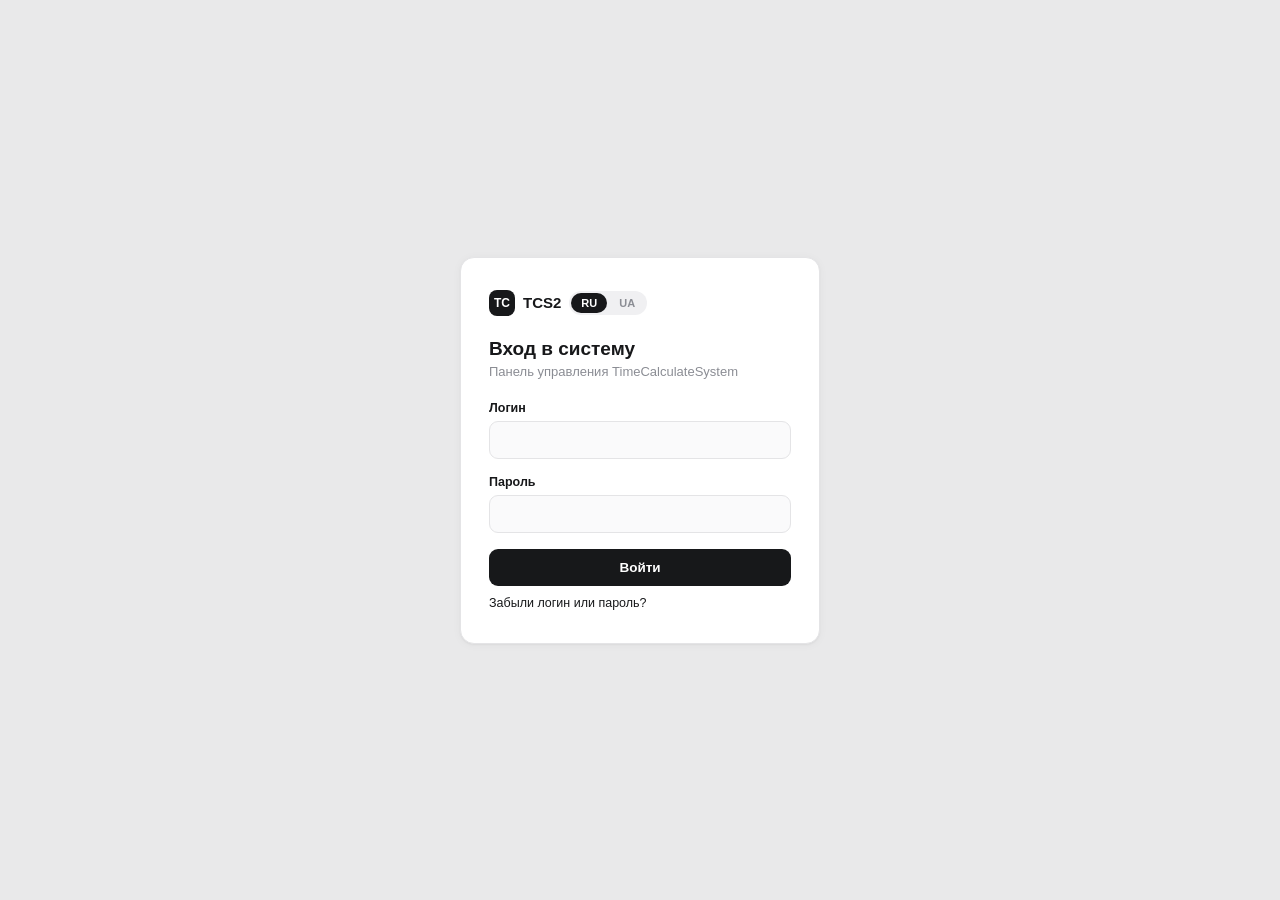
<file: tcs/sessions.html>
<!DOCTYPE html>
<html lang="ru" data-i18n-doctitle="sessions_doctitle">
<head>
<meta charset="UTF-8">
<meta name="viewport" content="width=device-width, initial-scale=1.0">
<meta name="theme-color" content="#17181a">
<link rel="manifest" href="manifest.json">
<title>Рабочие сессии</title>
<link rel="stylesheet" href="style.css">
<script src="app.js"></script>
<script src="i18n.js"></script>
</head>
<body>

<aside class="sidebar">
    <div class="sidebar-footer" id="sidebarUser"></div>
    <nav class="sidebar-nav" id="sidebarNav"></nav>
    <div class="sidebar-logo">
        <div class="sidebar-logo-badge">TC</div>
        TCS2
    </div>
</aside>

<div class="main">
<div class="page">
    <div class="topbar">
        <div>
            <h1 data-i18n="sessions_heading">Рабочие сессии</h1>
            <p data-i18n="sessions_sub">Все рабочие сессии сотрудников и расчёты по ним</p>
        </div>
        <button class="refresh-btn" id="refreshBtn" onclick="loadData()">
            <svg viewBox="0 0 16 16" fill="none" stroke="currentColor" stroke-width="1.5"><path d="M13.5 8a5.5 5.5 0 1 1-1.6-3.9M13.5 2.5v3h-3"/></svg>
            <span data-i18n="refresh">Обновить</span>
        </button>
    </div>

    <div id="errorBox" class="error-box" style="display:none;"></div>

    <div class="stats-row" id="statsRow"></div>

    <div class="filters-row" id="filtersRow">
        <button type="button" class="filters-toggle" onclick="toggleFiltersRow('filtersRow')">
            <svg class="filters-icon" viewBox="0 0 16 16" fill="none" stroke="currentColor" stroke-width="1.5"><path d="M2 3.5h12M4.5 8h7M7 12.5h2"/></svg>
            <span data-i18n="filters">Фильтры</span>
            <span class="filters-badge">0</span>
            <svg class="filters-chevron" viewBox="0 0 16 16" fill="none" stroke="currentColor" stroke-width="1.5"><path d="M4 6l4 4 4-4"/></svg>
        </button>
        <div class="filters-content">
            <div class="filter-group">
                <label for="filterEmployee" data-i18n="sessions_filter_employee">Сотрудник</label>
                <select id="filterEmployee" onchange="loadData()">
                    <option value="" data-i18n="sessions_filter_all_employees">Все сотрудники</option>
                </select>
            </div>
            <div class="filter-group">
                <label for="filterProject" data-i18n="sessions_filter_project">Объект</label>
                <select id="filterProject" onchange="loadData()">
                    <option value="" data-i18n="sessions_filter_all_objects">Все объекты</option>
                </select>
            </div>
            <div class="filter-group">
                <label for="filterDateFrom" data-i18n="sessions_filter_date_from">Дата от</label>
                <input type="date" id="filterDateFrom" onchange="loadData()">
            </div>
            <div class="filter-group">
                <label for="filterDateTo" data-i18n="sessions_filter_date_to">Дата до</label>
                <input type="date" id="filterDateTo" onchange="loadData()">
            </div>
            <div class="filter-group">
                <label for="filterPaid" data-i18n="sessions_filter_paid">Оплата</label>
                <select id="filterPaid" onchange="loadData()">
                    <option value="" data-i18n="all">Все</option>
                    <option value="true" data-i18n="sessions_filter_paid_yes">Оплачено</option>
                    <option value="false" data-i18n="sessions_filter_paid_no">Не оплачено</option>
                </select>
            </div>
            <button class="filter-reset-btn" onclick="resetFilters()" data-i18n="filters_reset">Сбросить фильтры</button>
        </div>
    </div>

    <div id="sessionsContent"></div>
</div>
</div>

<!-- Edit session modal -->
<div class="overlay" id="editSessionOverlay">
    <div class="modal">
        <div id="editSessionForm">
            <div class="modal-header">
                <div class="avatar" id="sessionAvatar"></div>
                <div>
                    <div class="modal-title" id="sessionTitle" data-i18n="sessions_modal_title">Рабочая сессия</div>
                    <div class="modal-subtitle" data-i18n="sessions_modal_sub">Редактирование сессии</div>
                </div>
            </div>
            <div class="modal-body">
                <div class="readonly-info" id="sessionNoteInfo" style="display:none;"></div>
                <div class="readonly-info" id="sessionTravelAllowanceInfo" style="display:none;"></div>

                <div class="form-group">
                    <label for="sessionProject"><span data-i18n="sessions_label_object">Объект</span> <span class="req">*</span></label>
                    <select id="sessionProject" onchange="validateEditSessionForm()">
                        <option value="" data-i18n="sessions_select_object">Выберите объект</option>
                    </select>
                </div>

                <div class="form-group">
                    <label for="sessionRate"><span data-i18n="label_rate">Ставка</span> <span class="req">*</span></label>
                    <select id="sessionRate" onchange="validateEditSessionForm()">
                        <option value="" data-i18n="select_rate">Выберите ставку</option>
                    </select>
                </div>

                <div class="form-row">
                    <div class="form-group">
                        <label for="sessionStart"><span data-i18n="sessions_label_start">Начало</span> <span class="req">*</span></label>
                        <input type="datetime-local" id="sessionStart" oninput="validateEditSessionForm()">
                    </div>
                    <div class="form-group">
                        <label for="sessionEnd" data-i18n="sessions_label_end">Окончание</label>
                        <input type="datetime-local" id="sessionEnd">
                    </div>
                </div>

                <div class="toggle-row">
                    <div>
                        <div class="toggle-label" data-i18n="sessions_toggle_rejected">Отклонена</div>
                        <div class="toggle-sub" id="sessionRejectedSub" data-i18n="sessions_toggle_rejected_sub">Не входит в смету — сотрудник не выполнил требования</div>
                    </div>
                    <label class="switch">
                        <input type="checkbox" id="sessionRejected" onchange="onRejectedToggle()">
                        <span class="switch-track"></span>
                    </label>
                </div>
                <div class="form-group" id="sessionRejectionReasonGroup" style="display:none;">
                    <label for="sessionRejectionReason"><span data-i18n="sessions_rejection_reason_label">Причина отклонения</span> <span class="req">*</span></label>
                    <textarea id="sessionRejectionReason" oninput="validateEditSessionForm()" data-i18n-placeholder="sessions_rejection_reason_placeholder" placeholder="Например: не выполнен необходимый объём работ"></textarea>
                </div>
            </div>
            <div class="modal-error" id="sessionError"></div>
            <div class="modal-footer">
                <button class="btn btn-cancel" onclick="closeEditSessionModal()" data-i18n="cancel">Отмена</button>
                <button class="btn action-btn secondary" id="forceEndBtn" onclick="forceEndSession()" style="display:none; flex:1; margin-top:0;" data-i18n="sessions_btn_force_end">Завершить сессию</button>
                <button class="btn action-btn secondary" id="reopenSessionBtn" onclick="reopenSession()" style="display:none; flex:1; margin-top:0;" data-i18n="sessions_btn_reopen">Возобновить сессию</button>
                <button class="btn btn-save" id="sessionSaveBtn" disabled onclick="submitEditSession()" data-i18n="save">Сохранить</button>
            </div>
        </div>
        <div class="modal-success" id="sessionSuccess">
            <svg class="icon" viewBox="0 0 24 24" fill="none" stroke="currentColor" stroke-width="1.6"><circle cx="12" cy="12" r="10"/><path d="M8 12.5l2.5 2.5L16 9"/></svg>
            <div class="title" data-i18n="sessions_saved_title">Сохранено</div>
            <div class="sub" id="sessionSuccessSub"></div>
        </div>
    </div>
</div>

<!-- Media preview modal -->
<div class="overlay" id="mediaOverlay">
    <div class="modal">
        <div class="modal-header">
            <div>
                <div class="modal-title" data-i18n="sessions_media_title">Фото/видео отчёты</div>
                <div class="modal-subtitle" id="mediaSubtitle"></div>
            </div>
        </div>
        <div class="media-grid" id="mediaGrid"></div>
        <div class="modal-footer">
            <button class="btn btn-cancel" onclick="closeMediaModal()" data-i18n="close">Закрыть</button>
        </div>
    </div>
</div>

<!-- Session chat modal -->
<div class="overlay" id="commentsOverlay">
    <div class="modal chat-modal">
        <div class="modal-header">
            <div>
                <div class="modal-title" data-i18n="sessions_comments_title">Обсуждение смены</div>
                <div class="modal-subtitle" id="commentsSubtitle"></div>
            </div>
        </div>
        <div class="chat-messages" id="chatMessages"></div>
        <div class="chat-voice-indicator" id="voiceRecordIndicator">
            <span class="chat-voice-dot"></span>
            <span data-i18n="sessions_comments_recording">Запись голосового...</span>
            <span id="voiceRecordTime">00:00</span>
            <button class="chat-voice-cancel" onclick="stopVoiceRecording(true)" data-i18n="sessions_comments_recording_cancel">Отмена</button>
        </div>
        <div class="chat-input-row">
            <textarea id="chatInput" rows="1" data-i18n-placeholder="sessions_comments_placeholder" placeholder="Написать сообщение..."></textarea>
            <div class="chat-input-actions">
                <button class="chat-voice-btn" id="voiceRecordBtn" onclick="toggleVoiceRecording()" data-i18n-title="sessions_comments_voice_title" title="Голосовое сообщение">
                    <svg viewBox="0 0 20 20" fill="none" stroke="currentColor" stroke-width="1.6"><rect x="7" y="2" width="6" height="10" rx="3"/><path d="M4 9a6 6 0 0012 0M10 15v3"/></svg>
                </button>
                <button class="chat-send-btn" id="chatSendBtn" onclick="sendComment()" data-i18n="sessions_comments_send">Отправить</button>
            </div>
        </div>
        <div class="modal-footer">
            <button class="btn btn-cancel" onclick="closeCommentsModal()" data-i18n="close">Закрыть</button>
        </div>
    </div>
</div>

<script>
    // ==========================================================
    // Config
    // ==========================================================
    const GET_SESSIONS_URL = 'https://n8n.vseproi.de/webhook/tcs2-get-work-sessions';
    const GET_PROJECTS_URL = 'https://n8n.vseproi.de/webhook/tcs2-get-projects';
    const UPDATE_SESSION_URL = 'https://n8n.vseproi.de/webhook/tcs2-update-work-session';
    const FORCE_END_URL = 'https://n8n.vseproi.de/webhook/tcs2-force-end-session';
    const REOPEN_SESSION_URL = 'https://n8n.vseproi.de/webhook/tcs2-reopen-work-session';
    const GET_MEDIA_URL = 'https://n8n.vseproi.de/webhook/tcs2-get-session-media';
    const GET_COMMENTS_URL = 'https://n8n.vseproi.de/webhook/tcs2-get-session-comments';
    const POST_COMMENT_URL = 'https://n8n.vseproi.de/webhook/tcs2-post-session-comment';
    const POST_VOICE_COMMENT_URL = 'https://n8n.vseproi.de/webhook/tcs2-post-session-voice-comment';

    // ==========================================================
    // State
    // ==========================================================
    let sessions = [];
    let summary = { total_sessions: 0, total_hours: 0, total_amount: 0, paid_amount: 0, unpaid_amount: 0 };
    let filterEmployees = [];
    let hourlyRates = [];
    let activeProjects = [];
    let currentSession = null;
    let saving = false;

    // ==========================================================
    // Helpers
    // ==========================================================
    function employeeAvatarHtml(s) {
        if (s.avatar_url) return `<img class="avatar" src="${escapeHtml(s.avatar_url)}" alt="">`;
        const parts = (s.employee_name || '').trim().split(/\s+/);
        const ini = ((parts[0] ? parts[0][0] : '') + (parts[1] ? parts[1][0] : '')).toUpperCase() || '?';
        return `<div class="avatar">${escapeHtml(ini)}</div>`;
    }

    function money(n) {
        return (n == null ? 0 : Number(n)).toLocaleString('uk-UA', { minimumFractionDigits: 0, maximumFractionDigits: 0 }) + ' ₴';
    }

    // Decimal hours (4.5) -> "HH:MM" (04:30). Round to the nearest minute
    // rather than truncate — duration_hours can carry float noise from the
    // DB (EXTRACT(EPOCH ...)/3600), which would otherwise show "01:59"
    // instead of "02:00".
    function hours(n) {
        const totalMinutes = Math.round((n == null ? 0 : Number(n)) * 60);
        const h = Math.floor(totalMinutes / 60);
        const m = totalMinutes % 60;
        return String(h).padStart(2, '0') + ':' + String(m).padStart(2, '0');
    }

    // Whole-hours rounding for the top summary card — HH:MM is precise but
    // reads as noise on a totals card (a stat-card already labeled "Часов"
    // above it), unlike per-session rows where the minutes matter.
    function wholeHours(n) {
        return String(Math.round(n == null ? 0 : Number(n)));
    }

    function rateLabel(id) {
        const r = hourlyRates.find(x => x.id === id);
        return r ? t('rate_label_format', { price: r.price_per_hour, position: r.position_name || '' }) : '—';
    }

    // System-generated warnings (TCS2 - Close Work Session / TCS2 - Auto
    // Close Forgotten Sessions) store a language-neutral marker in
    // note_text instead of a hardcoded-Russian sentence, so the admin
    // panel can render it in whichever language it's currently set to.
    // Anything that doesn't match a known marker is shown as-is — either
    // a legacy note created before this change, or genuine free text.
    function noteTextDisplay(noteText) {
        if (!noteText) return '';
        if (noteText.indexOf('SYSNOTE:force_end:') === 0) {
            return t('sessions_note_force_end_warning', { date: noteText.slice('SYSNOTE:force_end:'.length) });
        }
        if (noteText === 'SYSNOTE:auto_close') {
            return t('sessions_note_auto_close_warning');
        }
        return noteText;
    }

    // ==========================================================
    // Load data
    // ==========================================================
    function buildQuery() {
        const params = new URLSearchParams();
        const employeeId = document.getElementById('filterEmployee').value;
        const projectId = document.getElementById('filterProject').value;
        const dateFrom = document.getElementById('filterDateFrom').value;
        const dateTo = document.getElementById('filterDateTo').value;
        const isPaid = document.getElementById('filterPaid').value;
        if (employeeId) params.set('employee_id', employeeId);
        if (projectId) params.set('project_id', projectId);
        if (dateFrom) params.set('date_from', dateFrom);
        if (dateTo) params.set('date_to', dateTo);
        if (isPaid) params.set('is_paid', isPaid);
        return params.toString();
    }

    async function loadData() {
        const btn = document.getElementById('refreshBtn');
        btn.disabled = true;
        btn.classList.add('spinning');
        hideError();

        try {
            const query = buildQuery();
            const [sessionsRes, projectsRes] = await Promise.all([
                authFetch(GET_SESSIONS_URL + (query ? '?' + query : ''), { method: 'GET' }),
                authFetch(GET_PROJECTS_URL, { method: 'GET' })
            ]);
            if (!sessionsRes.ok) throw new Error('HTTP ' + sessionsRes.status);
            if (!projectsRes.ok) throw new Error('HTTP ' + projectsRes.status);

            const data = await sessionsRes.json();
            if (!data.success) throw new Error(data.error || t('sessions_load_error'));

            const projectsData = await projectsRes.json();
            if (!projectsData.success) throw new Error(projectsData.error || t('objects_load_error_generic'));

            sessions = data.sessions || [];
            summary = data.summary || summary;
            filterEmployees = data.employees || [];
            hourlyRates = data.hourly_rates || [];
            activeProjects = (projectsData.projects || []).filter(p => p.is_active);

            populateFilterOptions();
            renderStats();
            renderSessions();
        } catch (e) {
            console.error(e);
            showError(t('sessions_load_failed'));
            document.getElementById('sessionsContent').innerHTML = '';
        } finally {
            btn.disabled = false;
            btn.classList.remove('spinning');
        }
    }

    function populateFilterOptions() {
        const empSelect = document.getElementById('filterEmployee');
        const currentEmp = empSelect.value;
        empSelect.innerHTML = `<option value="">${t('sessions_filter_all_employees')}</option>` + filterEmployees.map(e =>
            `<option value="${e.id}">${escapeHtml(e.full_name)}</option>`
        ).join('');
        empSelect.value = currentEmp;

        const projSelect = document.getElementById('filterProject');
        const currentProj = projSelect.value;
        projSelect.innerHTML = `<option value="">${t('sessions_filter_all_objects')}</option>` + activeProjects.map(p =>
            `<option value="${p.id}">${escapeHtml(p.project_name)}</option>`
        ).join('');
        projSelect.value = currentProj;

        updateFiltersBadge('filtersRow');
    }

    function resetFilters() {
        document.getElementById('filterEmployee').value = '';
        document.getElementById('filterProject').value = '';
        document.getElementById('filterDateFrom').value = '';
        document.getElementById('filterDateTo').value = '';
        document.getElementById('filterPaid').value = '';
        loadData();
    }

    // ==========================================================
    // Summary
    // ==========================================================
    function renderStats() {
        const s = summary;
        const total = Number(s.total_amount) || 0;
        const paid = Number(s.paid_amount) || 0;
        const paidPct = total > 0 ? Math.min(100, (paid / total) * 100) : 0;

        document.getElementById('statsRow').innerHTML = `
            <div class="stat-card">
                <div class="stat-label">${t('sessions_stat_count')}</div>
                <div class="stat-value">${s.total_sessions}</div>
            </div>
            <div class="stat-card">
                <div class="stat-label">${t('sessions_stat_hours')}</div>
                <div class="stat-value">${wholeHours(s.total_hours)}</div>
            </div>
            <div class="stat-card revenue-card">
                <div class="revenue-header">
                    <div class="stat-label">${t('sessions_stat_total')}</div>
                    <div class="stat-value">${money(s.total_amount)}</div>
                </div>
                <div class="revenue-bar"><div class="revenue-bar-paid" style="width:${paidPct}%"></div></div>
                <div class="revenue-split">
                    <div class="revenue-split-item">
                        <div class="revenue-split-label">${t('sessions_filter_paid_yes')}</div>
                        <div class="revenue-split-value">${money(s.paid_amount)}</div>
                    </div>
                    <div class="revenue-split-item unpaid">
                        <div class="revenue-split-label">${t('sessions_filter_paid_no')}</div>
                        <div class="revenue-split-value">${money(s.unpaid_amount)}</div>
                    </div>
                </div>
            </div>`;
    }

    // ==========================================================
    // Session list
    // ==========================================================
    function renderSessions() {
        const content = document.getElementById('sessionsContent');
        if (sessions.length === 0) {
            content.innerHTML = emptyStateHtml(t('sessions_empty'));
            return;
        }
        content.innerHTML = `<div class="session-list">${sessions.map(sessionRowHtml).join('')}</div>`;
    }

    // Sessions with no comments at all get a "+" instead of the chat
    // bubble — an explicit invite to start a discussion, not just an
    // empty icon that looks like nothing to click.
    function commentsButtonHtml(s) {
        const total = Number(s.comment_count) || 0;
        if (total === 0) {
            return `<button class="session-icon-comments add" onclick="event.stopPropagation(); openCommentsModal(${s.id})"><svg viewBox="0 0 24 24" fill="none" stroke="currentColor" stroke-width="1.8"><circle cx="12" cy="12" r="9"/><path d="M12 8v8M8 12h8"/></svg></button>`;
        }
        const unread = Number(s.unread_comment_count) > 0;
        return `<button class="session-icon-comments${unread ? ' unread' : ''}" onclick="event.stopPropagation(); openCommentsModal(${s.id})"><svg viewBox="0 0 24 24" fill="none" stroke="currentColor" stroke-width="1.8"><path d="M4 4h16v12H8l-4 4V4z"/></svg>${total}</button>`;
    }

    function sessionRowHtml(s) {
        const timeRange = `${s.start_time || '—'} – ${s.end_time || t('sessions_active_label')}`;
        const isRejected = s.review_status === 'rejected';
        return `
            <div class="session-row${s.is_paid ? ' paid' : ''}${isRejected ? ' rejected' : ''}" onclick="openEditSessionModal(${s.id})">
                <div class="session-row-top">
                    <div class="session-employee">
                        ${employeeAvatarHtml(s)}
                        <div class="session-employee-text">
                            <div class="session-employee-name">${escapeHtml(s.employee_name)}</div>
                            <div class="session-employee-rate">${s.price_per_hour != null ? t('sessions_rate_per_hour', { price: s.price_per_hour }) : '—'}</div>
                        </div>
                    </div>
                    <div class="session-top-right">
                        <div class="session-icons">
                            ${isRejected ? `<svg class="session-icon-rejected" viewBox="0 0 24 24" fill="none" stroke="currentColor" stroke-width="1.8" title="${escapeHtml(s.rejection_reason || '')}"><circle cx="12" cy="12" r="9"/><path d="M6 6l12 12"/></svg>` : ''}
                            ${s.note_text ? `<svg class="session-icon-warning" viewBox="0 0 24 24" fill="none" stroke="currentColor" stroke-width="1.8" title="${escapeHtml(noteTextDisplay(s.note_text))}"><path d="M12 3l10 18H2L12 3z"/><path d="M12 10v4"/><circle cx="12" cy="17" r="0.5" fill="currentColor"/></svg>` : ''}
                            ${s.media_count > 0 ? `<button class="session-icon-media" onclick="event.stopPropagation(); openMediaModal(${s.id})"><svg viewBox="0 0 24 24" fill="none" stroke="currentColor" stroke-width="1.8"><rect x="3" y="5" width="18" height="14" rx="2"/><circle cx="9" cy="11" r="2"/><path d="M21 16l-5-4-4 3-3-2-6 5"/></svg>${s.media_count}</button>` : ''}
                            ${commentsButtonHtml(s)}
                        </div>
                        <div class="session-project">${escapeHtml(s.project_name)}</div>
                    </div>
                </div>
                <div class="session-row-bottom">
                    <div class="session-datetime">
                        <div class="session-weekday">${escapeHtml(weekdayName(s.start_datetime_local))}</div>
                        <div class="session-date">${escapeHtml(s.session_date)}</div>
                        <div class="session-time">${timeRange}</div>
                    </div>
                    <div class="session-bottom-right">
                        <div class="session-hours">${s.duration_hours != null ? hours(s.duration_hours) : '—'}</div>
                        <div class="session-amount${s.is_paid ? ' paid' : ''}">
                            ${s.calculated_salary != null ? money(Number(s.calculated_salary) + Number(s.travel_allowance_applied || 0)) : '—'}
                            ${isRejected ? `<div class="session-amount-note rejected">${t('sessions_rejected_badge')}</div>` : ''}
                            ${s.travel_allowance_applied > 0 ? `<div class="session-amount-note travel">${t('sessions_travel_allowance_note', { base: money(s.calculated_salary), allowance: money(s.travel_allowance_applied) })}</div>` : ''}
                            ${s.debt_applied > 0 ? `<div class="session-amount-note">−${money(s.debt_applied)} ${t('sessions_advance_note')}</div>` : ''}
                        </div>
                    </div>
                </div>
            </div>`;
    }

    // ==========================================================
    // Edit session modal
    // ==========================================================
    function openEditSessionModal(sessionId) {
        currentSession = sessions.find(s => s.id === sessionId);
        if (!currentSession) return;
        const s = currentSession;

        document.getElementById('sessionAvatar').outerHTML = employeeAvatarHtml(s).replace('class="avatar"', 'class="avatar" id="sessionAvatar"');
        document.getElementById('sessionTitle').textContent = s.employee_name;

        if (s.note_text) {
            document.getElementById('sessionNoteInfo').style.display = 'flex';
            document.getElementById('sessionNoteInfo').innerHTML = `<div><b>${s.note_type_name === 'warning' ? t('sessions_note_warning') : t('sessions_note_note')}:</b> ${escapeHtml(noteTextDisplay(s.note_text))}</div>`;
        } else {
            document.getElementById('sessionNoteInfo').style.display = 'none';
        }

        if (s.travel_allowance_applied > 0) {
            document.getElementById('sessionTravelAllowanceInfo').style.display = 'flex';
            document.getElementById('sessionTravelAllowanceInfo').innerHTML =
                `<div><b>${t('sessions_travel_allowance_label')}:</b> ${money(s.travel_allowance_applied)} — ${t('sessions_travel_allowance_auto_hint')}</div>`;
        } else {
            document.getElementById('sessionTravelAllowanceInfo').style.display = 'none';
        }

        const projSelect = document.getElementById('sessionProject');
        projSelect.innerHTML = `<option value="">${t('sessions_select_object')}</option>` + activeProjects.map(p =>
            `<option value="${p.id}">${escapeHtml(p.project_name)}</option>`
        ).join('');
        projSelect.value = s.project_id;

        const rateSelect = document.getElementById('sessionRate');
        rateSelect.innerHTML = `<option value="">${t('select_rate')}</option>` + hourlyRates.map(r =>
            `<option value="${r.id}">${t('rate_label_format', { price: r.price_per_hour, position: escapeHtml(r.position_name || '') })}</option>`
        ).join('');
        rateSelect.value = s.hourly_rate_id;

        document.getElementById('sessionStart').value = s.start_datetime_local || '';
        document.getElementById('sessionEnd').value = s.end_datetime_local || '';

        document.getElementById('sessionRejected').checked = s.review_status === 'rejected';
        document.getElementById('sessionRejected').disabled = !!s.is_paid;
        document.getElementById('sessionRejectionReason').value = s.rejection_reason || '';
        document.getElementById('sessionRejectionReason').disabled = !!s.is_paid;
        document.getElementById('sessionRejectionReasonGroup').style.display = s.review_status === 'rejected' ? 'block' : 'none';
        document.getElementById('sessionRejectedSub').textContent = s.is_paid ? t('sessions_toggle_rejected_disabled_paid') : t('sessions_toggle_rejected_sub');

        document.getElementById('forceEndBtn').style.display = s.end_datetime_local ? 'none' : 'block';
        document.getElementById('reopenSessionBtn').style.display = s.end_datetime_local ? 'block' : 'none';

        document.getElementById('sessionError').classList.remove('show');
        document.getElementById('editSessionForm').style.display = 'block';
        document.getElementById('sessionSuccess').classList.remove('show');

        validateEditSessionForm();
        document.getElementById('editSessionOverlay').classList.add('show');
    }

    function closeEditSessionModal() {
        if (saving) return;
        document.getElementById('editSessionOverlay').classList.remove('show');
        currentSession = null;
    }

    function onRejectedToggle() {
        const checked = document.getElementById('sessionRejected').checked;
        document.getElementById('sessionRejectionReasonGroup').style.display = checked ? 'block' : 'none';
        validateEditSessionForm();
    }

    function validateEditSessionForm() {
        const project = document.getElementById('sessionProject').value;
        const rate = document.getElementById('sessionRate').value;
        const start = document.getElementById('sessionStart').value;
        const rejected = document.getElementById('sessionRejected').checked;
        const reason = document.getElementById('sessionRejectionReason').value.trim();
        document.getElementById('sessionSaveBtn').disabled = !(project && rate && start && (!rejected || reason));
    }

    async function submitEditSession() {
        if (!currentSession || saving) return;

        const rejected = document.getElementById('sessionRejected').checked;
        const rejectionReason = document.getElementById('sessionRejectionReason').value.trim();
        const errorBox = document.getElementById('sessionError');
        errorBox.classList.remove('show');

        if (rejected && !rejectionReason) {
            errorBox.textContent = t('sessions_rejection_reason_required');
            errorBox.classList.add('show');
            return;
        }

        const payload = {
            session_id: currentSession.id,
            project_id: Number(document.getElementById('sessionProject').value),
            hourly_rate_id: Number(document.getElementById('sessionRate').value),
            start_datetime: document.getElementById('sessionStart').value,
            end_datetime: document.getElementById('sessionEnd').value || null,
            rejected: rejected,
            rejection_reason: rejected ? rejectionReason : ''
        };

        saving = true;
        const saveBtn = document.getElementById('sessionSaveBtn');
        saveBtn.disabled = true;
        saveBtn.textContent = t('saving');

        try {
            const res = await authFetch(UPDATE_SESSION_URL, {
                method: 'POST',
                headers: { 'Content-Type': 'application/json' },
                body: JSON.stringify(payload)
            });
            const data = await res.json();
            if (!res.ok || !data.success) throw new Error(data.error || t('sessions_save_error'));

            document.getElementById('editSessionForm').style.display = 'none';
            document.getElementById('sessionSuccessSub').textContent = t('sessions_saved_sub');
            document.getElementById('sessionSuccess').classList.add('show');

            setTimeout(() => { closeEditSessionModal(); loadData(); }, 1200);
        } catch (e) {
            console.error(e);
            errorBox.textContent = e.message || t('save_error_retry');
            errorBox.classList.add('show');
        } finally {
            saving = false;
            saveBtn.disabled = false;
            saveBtn.textContent = t('save');
            validateEditSessionForm();
        }
    }

    async function forceEndSession() {
        if (!currentSession || saving) return;
        if (!confirm(t('sessions_confirm_force_end', { name: currentSession.employee_name }))) return;

        saving = true;
        try {
            const res = await authFetch(FORCE_END_URL, {
                method: 'POST',
                headers: { 'Content-Type': 'application/json' },
                body: JSON.stringify({ session_id: currentSession.id })
            });
            const data = await res.json();
            if (!res.ok || !data.success) throw new Error(data.error || t('sessions_force_end_error'));

            saving = false;
            closeEditSessionModal();
            loadData();
        } catch (e) {
            console.error(e);
            document.getElementById('sessionError').textContent = e.message || t('sessions_force_end_error_generic');
            document.getElementById('sessionError').classList.add('show');
            saving = false;
        }
    }

    async function reopenSession() {
        if (!currentSession || saving) return;
        if (!confirm(t('sessions_confirm_reopen', { name: currentSession.employee_name }))) return;

        saving = true;
        try {
            const res = await authFetch(REOPEN_SESSION_URL, {
                method: 'POST',
                headers: { 'Content-Type': 'application/json' },
                body: JSON.stringify({ session_id: currentSession.id })
            });
            const data = await res.json();
            if (!res.ok || !data.success) throw new Error(data.error || t('sessions_reopen_error'));

            saving = false;
            closeEditSessionModal();
            loadData();
        } catch (e) {
            console.error(e);
            document.getElementById('sessionError').textContent = e.message || t('sessions_reopen_error_generic');
            document.getElementById('sessionError').classList.add('show');
            saving = false;
        }
    }

    // ==========================================================
    // Media modal
    // ==========================================================
    async function openMediaModal(sessionId) {
        const s = sessions.find(x => x.id === sessionId);
        document.getElementById('mediaSubtitle').textContent = s ? s.employee_name + ' — ' + s.session_date : '';
        document.getElementById('mediaGrid').innerHTML = emptyStateHtml(t('loading'));
        document.getElementById('mediaOverlay').classList.add('show');

        try {
            const res = await authFetch(GET_MEDIA_URL + '?session_id=' + sessionId);
            const data = await res.json();
            if (!data.success) throw new Error(data.error || t('sessions_media_load_error'));

            const media = data.media || [];
            if (media.length === 0) {
                document.getElementById('mediaGrid').innerHTML = emptyStateHtml(t('sessions_media_empty'));
                return;
            }
            document.getElementById('mediaGrid').innerHTML = media.map(m =>
                m.file_type === 'video'
                    ? `<video src="${escapeHtml(m.file_path)}" controls></video>`
                    : `<a href="${escapeHtml(m.file_path)}" target="_blank"><img src="${escapeHtml(m.file_path)}" alt=""></a>`
            ).join('');
        } catch (e) {
            console.error(e);
            document.getElementById('mediaGrid').innerHTML = emptyStateHtml(t('sessions_media_load_failed'));
        }
    }

    function closeMediaModal() {
        document.getElementById('mediaOverlay').classList.remove('show');
    }

    // ==========================================================
    // Session chat (comments)
    // ==========================================================
    let currentCommentsSessionId = null;
    let commentsPollTimer = null;
    let renderedCommentIds = [];

    async function openCommentsModal(sessionId) {
        const s = sessions.find(x => x.id === sessionId);
        currentCommentsSessionId = sessionId;
        renderedCommentIds = [];
        document.getElementById('commentsSubtitle').textContent = s ? s.employee_name + ' — ' + s.session_date : '';
        document.getElementById('chatMessages').innerHTML = `<div class="chat-empty">${t('loading')}</div>`;
        document.getElementById('chatMessages').dataset.firstRender = '';
        document.getElementById('chatInput').value = '';
        document.getElementById('commentsOverlay').classList.add('show');

        // Optimistic: the GET below marks the thread read server-side
        // (for the whole admin team, not per-user), but that only reaches
        // this row's own icon on the next full renderSessions() — clear it
        // locally right away so opening the chat doesn't leave the
        // "unread" red icon lit until some later refresh.
        if (s && Number(s.unread_comment_count) > 0) {
            s.unread_comment_count = 0;
            renderSessions();
        }

        await loadComments();
        if (commentsPollTimer) clearInterval(commentsPollTimer);
        commentsPollTimer = setInterval(loadComments, 5000);
    }

    function closeCommentsModal() {
        if (voiceRecorder && voiceRecorder.state === 'recording') stopVoiceRecording(true);
        if (commentsPollTimer) { clearInterval(commentsPollTimer); commentsPollTimer = null; }
        document.getElementById('commentsOverlay').classList.remove('show');
        currentCommentsSessionId = null;
    }

    async function loadComments() {
        if (!currentCommentsSessionId) return;
        try {
            const res = await authFetch(GET_COMMENTS_URL + '?session_id=' + currentCommentsSessionId);
            const data = await res.json();
            if (!data.success) throw new Error(data.error || 'load_failed');
            renderComments(data.comments || []);
        } catch (e) {
            console.error(e);
        }
    }

    function commentBubbleHtml(c) {
        return `
            <div class="chat-bubble ${c.author_type === 'admin' ? 'own' : 'other'}">
                <div class="chat-author">${escapeHtml(c.author_name || '')}</div>
                ${c.audio_url
                    ? `<audio class="chat-audio" src="${escapeHtml(c.audio_url)}" controls></audio>`
                    : `<div class="chat-text">${escapeHtml(c.message)}</div>`}
                <div class="chat-time">${escapeHtml(c.created_at)}</div>
            </div>`;
    }

    // Comments are only ever appended, never edited/reordered, so the
    // 5s poll can just add whatever's new to the end of the DOM instead
    // of rebuilding the whole list — rebuilding would tear down and
    // recreate every <audio> element, which stops playback dead the
    // moment someone hits play on a voice message while the poll fires.
    function renderComments(comments) {
        const box = document.getElementById('chatMessages');
        if (comments.length === 0) {
            box.innerHTML = `<div class="chat-empty">${t('sessions_comments_empty')}</div>`;
            renderedCommentIds = [];
            return;
        }
        const newIds = comments.map(c => c.id);
        const isAppendOnly = renderedCommentIds.length > 0
            && renderedCommentIds.length <= newIds.length
            && renderedCommentIds.every((id, i) => id === newIds[i]);
        const wasAtBottom = box.scrollTop + box.clientHeight >= box.scrollHeight - 30;

        if (isAppendOnly) {
            const newHtml = comments.slice(renderedCommentIds.length).map(commentBubbleHtml).join('');
            if (newHtml) box.insertAdjacentHTML('beforeend', newHtml);
            if (wasAtBottom) box.scrollTop = box.scrollHeight;
        } else {
            box.innerHTML = comments.map(commentBubbleHtml).join('');
            if (wasAtBottom || !box.dataset.firstRender) {
                box.scrollTop = box.scrollHeight;
                box.dataset.firstRender = 'done';
            }
        }
        renderedCommentIds = newIds;
    }

    async function sendComment() {
        const input = document.getElementById('chatInput');
        const message = input.value.trim();
        if (!message || !currentCommentsSessionId) return;
        const btn = document.getElementById('chatSendBtn');
        btn.disabled = true;
        try {
            const res = await authFetch(POST_COMMENT_URL, {
                method: 'POST',
                headers: { 'Content-Type': 'application/json' },
                body: JSON.stringify({ session_id: currentCommentsSessionId, message })
            });
            const data = await res.json();
            if (!data.success) throw new Error(data.error || 'send_failed');
            input.value = '';
            await loadComments();
        } catch (e) {
            console.error(e);
            alert(t('sessions_comments_send_error'));
        } finally {
            btn.disabled = false;
        }
    }

    // ==========================================================
    // Voice comments — record with MediaRecorder, upload as a single
    // blob on stop. No offline queueing here (unlike text messages,
    // this is a one-shot recorded artifact) — same reasoning as the
    // mobile app's mirror of this feature.
    // ==========================================================
    const VOICE_MAX_MS = 120000; // 2 minutes
    let voiceRecorder = null;
    let voiceChunks = [];
    let voiceStartTime = 0;
    let voiceTimerInterval = null;
    let voiceMaxTimeout = null;

    function formatVoiceTime(totalSeconds) {
        const m = Math.floor(totalSeconds / 60);
        const s = totalSeconds % 60;
        return String(m).padStart(2, '0') + ':' + String(s).padStart(2, '0');
    }

    function updateVoiceTimer() {
        const seconds = Math.floor((Date.now() - voiceStartTime) / 1000);
        document.getElementById('voiceRecordTime').textContent = formatVoiceTime(seconds);
    }

    async function toggleVoiceRecording() {
        if (voiceRecorder && voiceRecorder.state === 'recording') {
            stopVoiceRecording(false);
            return;
        }
        if (!navigator.mediaDevices || !navigator.mediaDevices.getUserMedia || typeof MediaRecorder === 'undefined') {
            alert(t('sessions_comments_voice_unsupported'));
            return;
        }
        try {
            const stream = await navigator.mediaDevices.getUserMedia({ audio: true });
            voiceChunks = [];
            voiceRecorder = new MediaRecorder(stream);
            voiceRecorder.addEventListener('dataavailable', (e) => {
                if (e.data && e.data.size > 0) voiceChunks.push(e.data);
            });
            voiceRecorder.addEventListener('stop', () => {
                stream.getTracks().forEach(track => track.stop());
            });
            voiceRecorder.start();
            voiceStartTime = Date.now();
            document.getElementById('voiceRecordBtn').classList.add('recording');
            document.getElementById('voiceRecordIndicator').classList.add('show');
            document.getElementById('chatInput').disabled = true;
            updateVoiceTimer();
            voiceTimerInterval = setInterval(updateVoiceTimer, 250);
            voiceMaxTimeout = setTimeout(() => stopVoiceRecording(false), VOICE_MAX_MS);
        } catch (e) {
            alert(t('sessions_comments_mic_denied'));
        }
    }

    async function stopVoiceRecording(cancel) {
        if (!voiceRecorder) return;
        const durationSeconds = Math.round((Date.now() - voiceStartTime) / 1000);
        clearInterval(voiceTimerInterval);
        clearTimeout(voiceMaxTimeout);
        document.getElementById('voiceRecordBtn').classList.remove('recording');
        document.getElementById('voiceRecordIndicator').classList.remove('show');
        document.getElementById('chatInput').disabled = false;

        const recorder = voiceRecorder;
        voiceRecorder = null;
        await new Promise((resolve) => {
            recorder.addEventListener('stop', resolve, { once: true });
            if (recorder.state !== 'inactive') recorder.stop();
            else resolve();
        });

        if (cancel || durationSeconds < 1) {
            voiceChunks = [];
            return;
        }
        const blob = new Blob(voiceChunks, { type: recorder.mimeType || 'audio/webm' });
        voiceChunks = [];
        await sendVoiceComment(blob, durationSeconds);
    }

    async function sendVoiceComment(blob, durationSeconds) {
        if (!currentCommentsSessionId) return;
        try {
            const form = new FormData();
            form.append('session_id', currentCommentsSessionId);
            form.append('duration_seconds', durationSeconds);
            form.append('file', blob, 'voice.webm');
            const res = await authFetch(POST_VOICE_COMMENT_URL, { method: 'POST', body: form });
            const data = await res.json();
            if (!data.success) throw new Error(data.error || 'send_failed');
            await loadComments();
        } catch (e) {
            console.error(e);
            alert(t('sessions_comments_send_error'));
        }
    }

    document.getElementById('chatInput').addEventListener('keydown', (e) => {
        if (e.key === 'Enter' && !e.shiftKey) {
            e.preventDefault();
            sendComment();
        }
    });

    // ==========================================================
    // Overlay dismiss handlers
    // ==========================================================
    document.getElementById('editSessionOverlay').addEventListener('click', (e) => {
        if (e.target.id === 'editSessionOverlay') closeEditSessionModal();
    });
    document.getElementById('mediaOverlay').addEventListener('click', (e) => {
        if (e.target.id === 'mediaOverlay') closeMediaModal();
    });
    document.getElementById('commentsOverlay').addEventListener('click', (e) => {
        if (e.target.id === 'commentsOverlay') closeCommentsModal();
    });
    document.addEventListener('keydown', (e) => {
        if (e.key === 'Escape') { closeEditSessionModal(); closeMediaModal(); closeCommentsModal(); }
    });

    // ==========================================================
    // Init
    // ==========================================================
    if (requireAuth()) {
        renderNav('sessions.html');
        loadData();
    }

    document.addEventListener('tcs-lang-change', () => { populateFilterOptions(); renderStats(); renderSessions(); });
</script>

</body>
</html>
</file>
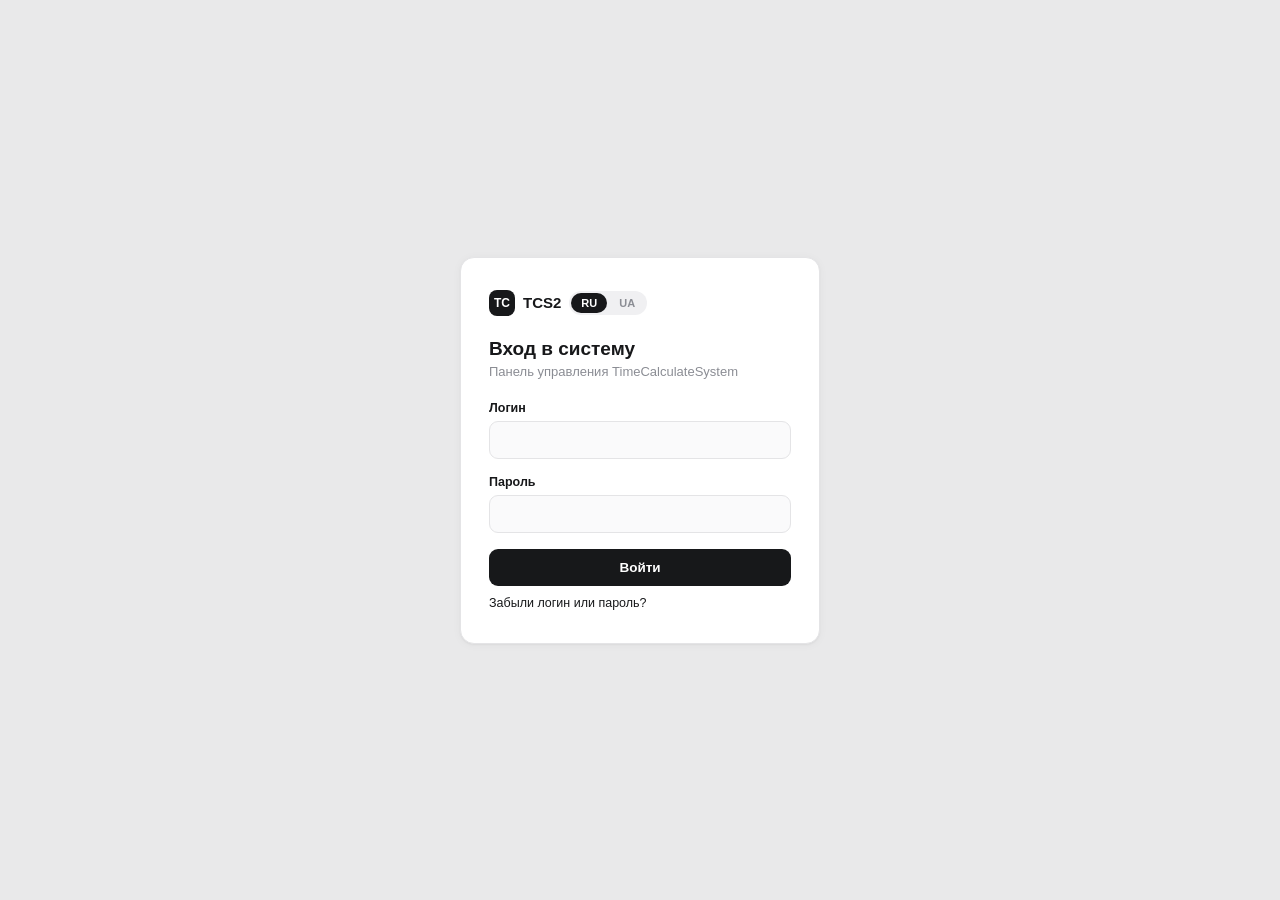
<file: tcs/users.html>
<!DOCTYPE html>
<html lang="ru" data-i18n-doctitle="users_doctitle">
<head>
<meta charset="UTF-8">
<meta name="viewport" content="width=device-width, initial-scale=1.0">
<meta name="theme-color" content="#17181a">
<link rel="manifest" href="manifest.json">
<title>Пользователи</title>
<link rel="stylesheet" href="style.css">
<script src="app.js"></script>
<script src="i18n.js"></script>
</head>
<body>

<aside class="sidebar">
    <div class="sidebar-footer" id="sidebarUser"></div>
    <nav class="sidebar-nav" id="sidebarNav"></nav>
    <div class="sidebar-logo">
        <div class="sidebar-logo-badge">TC</div>
        TCS2
    </div>
</aside>

<div class="main">
<div class="page">
    <div class="topbar">
        <div>
            <h1 data-i18n="users_heading">Пользователи</h1>
            <p data-i18n="users_sub">Доступ к админ-панели: администраторы и наблюдатели</p>
        </div>
        <button class="refresh-btn" id="refreshBtn" onclick="loadData()">
            <svg viewBox="0 0 16 16" fill="none" stroke="currentColor" stroke-width="1.5"><path d="M13.5 8a5.5 5.5 0 1 1-1.6-3.9M13.5 2.5v3h-3"/></svg>
            <span data-i18n="refresh">Обновить</span>
        </button>
    </div>

    <div id="errorBox" class="error-box" style="display:none;"></div>

    <div class="section">
        <div class="section-head-row">
            <div class="section-head" style="margin-bottom:0;">
                <h2 data-i18n="users_heading">Пользователи</h2>
                <span class="count-pill neutral" id="usersCountPill" style="display:none;"></span>
            </div>
            <button class="add-btn" onclick="openUserModal(null)">
                <svg viewBox="0 0 16 16" fill="none" stroke="currentColor" stroke-width="1.6"><path d="M8 3v10M3 8h10"/></svg>
                <span data-i18n="users_add_btn">Добавить пользователя</span>
            </button>
        </div>
        <div id="usersContent"></div>
    </div>
</div>
</div>

<!-- User modal -->
<div class="overlay" id="userOverlay">
    <div class="modal">
        <div id="userForm">
            <div class="modal-header">
                <div>
                    <div class="modal-title" id="userModalTitle" data-i18n="users_modal_new_title">Новый пользователь</div>
                    <div class="modal-subtitle" data-i18n="users_modal_sub">Доступ к админ-панели</div>
                </div>
                <div class="modal-header-active" id="userActiveToggleWrap" style="display:none;">
                    <span class="toggle-label" data-i18n="status_active">Активен</span>
                    <label class="switch">
                        <input type="checkbox" id="userIsActive" checked>
                        <span class="switch-track"></span>
                    </label>
                </div>
            </div>
            <div class="modal-body">
                <div class="form-group">
                    <label for="userUsername"><span data-i18n="users_label_username">Логин</span> <span class="req">*</span></label>
                    <input type="text" id="userUsername" autocomplete="off" oninput="validateUserForm()">
                </div>
                <div class="form-group">
                    <label for="userFullName"><span data-i18n="label_name">Имя</span> <span class="opt">(<span data-i18n="optional">необязательно</span>)</span></label>
                    <input type="text" id="userFullName">
                </div>
                <div class="form-group">
                    <label for="userPassword" id="userPasswordLabel"><span data-i18n="users_label_password">Пароль</span> <span class="req">*</span></label>
                    <input type="password" id="userPassword" autocomplete="new-password" data-i18n-placeholder="users_placeholder_min_chars" placeholder="Минимум 6 символов" oninput="validateUserForm()">
                </div>
                <div class="form-group">
                    <label for="userPasswordConfirm" id="userPasswordConfirmLabel"><span data-i18n="users_label_password_confirm">Подтверждение пароля</span> <span class="req">*</span></label>
                    <input type="password" id="userPasswordConfirm" autocomplete="new-password" data-i18n-placeholder="users_placeholder_repeat_password" placeholder="Повторите пароль" oninput="validateUserForm()">
                </div>
                <div class="form-group">
                    <label for="userRole"><span data-i18n="users_label_role">Роль</span> <span class="req">*</span></label>
                    <select id="userRole">
                        <option value="viewer" data-i18n="users_role_viewer_full">Наблюдатель — только просмотр</option>
                        <option value="admin" data-i18n="users_role_admin_full">Администратор — полный доступ</option>
                    </select>
                </div>
                <div class="form-group">
                    <label for="userLanguage"><span data-i18n="label_language">Язык</span> <span class="opt">(<span data-i18n="users_language_hint">по умолчанию при входе</span>)</span></label>
                    <select id="userLanguage">
                        <option value="ru">Русский</option>
                        <option value="uk">Українська</option>
                    </select>
                </div>
                <div class="form-group">
                    <label for="userEmployee"><span data-i18n="users_label_employee">Привязанный сотрудник</span> <span class="opt">(<span data-i18n="users_employee_hint">для Telegram-уведомлений</span>)</span></label>
                    <select id="userEmployee">
                        <option value="" data-i18n="users_employee_none">— Не привязан —</option>
                    </select>
                </div>
            </div>
            <div class="modal-error" id="userError"></div>
            <div class="modal-footer">
                <button class="btn btn-cancel" onclick="closeUserModal()" data-i18n="cancel">Отмена</button>
                <button class="btn btn-save" id="userSaveBtn" disabled onclick="submitUser()" data-i18n="save">Сохранить</button>
            </div>
        </div>
        <div class="modal-success" id="userSuccess">
            <svg class="icon" viewBox="0 0 24 24" fill="none" stroke="currentColor" stroke-width="1.6"><circle cx="12" cy="12" r="10"/><path d="M8 12.5l2.5 2.5L16 9"/></svg>
            <div class="title" data-i18n="sessions_saved_title">Сохранено</div>
        </div>
    </div>
</div>

<script>
    // ==========================================================
    // Config
    // ==========================================================
    const GET_USERS_URL = 'https://n8n.vseproi.de/webhook/tcs2-get-users';
    const SAVE_USER_URL = 'https://n8n.vseproi.de/webhook/tcs2-save-user';
    const TOGGLE_USER_URL = 'https://n8n.vseproi.de/webhook/tcs2-toggle-user-active';

    // ==========================================================
    // State
    // ==========================================================
    let users = [];
    let employees = [];
    let currentUser = null;
    let saving = false;

    // ==========================================================
    // Load data
    // ==========================================================
    async function loadData() {
        const btn = document.getElementById('refreshBtn');
        btn.disabled = true;
        btn.classList.add('spinning');
        hideError();

        try {
            const res = await authFetch(GET_USERS_URL, { method: 'GET' });
            if (!res.ok) throw new Error('HTTP ' + res.status);
            const data = await res.json();
            if (!data.success) throw new Error(data.error || t('payments_load_error'));

            users = data.users || [];
            employees = data.employees || [];
            renderUsers();
        } catch (e) {
            console.error(e);
            showError(t('users_load_failed'));
        } finally {
            btn.disabled = false;
            btn.classList.remove('spinning');
        }
    }

    // ==========================================================
    // Render
    // ==========================================================
    function renderUsers() {
        const pill = document.getElementById('usersCountPill');
        pill.style.display = users.length > 0 ? 'inline-flex' : 'none';
        pill.textContent = users.length;

        const content = document.getElementById('usersContent');
        if (users.length === 0) {
            content.innerHTML = emptyStateHtml(t('users_empty'));
            return;
        }
        content.innerHTML = `<div class="ref-list">${users.map(u => `
            <div class="ref-item">
                <div class="ref-item-main">
                    <div class="ref-item-title">
                        ${escapeHtml(u.full_name || u.username)}
                        ${u.role === 'admin' ? '<span class="badge badge-admin">Admin</span>' : ''}
                        ${u.is_active ? '' : `<span class="badge badge-inactive">${t('users_badge_disabled')}</span>`}
                    </div>
                    <div class="ref-item-sub">@${escapeHtml(u.username)} · ${t('users_created_prefix', { date: u.created_at })}${u.last_login_at ? ' · ' + t('users_login_prefix', { date: u.last_login_at }) : ' · ' + t('users_never_logged_in')}${u.employee_name ? ' · ' + t('users_linked_prefix', { name: escapeHtml(u.employee_name) }) + (u.employee_has_telegram ? '' : t('users_no_telegram_suffix')) : ''}</div>
                </div>
                <div class="ref-item-actions">
                    <button class="action-btn secondary" onclick="openUserModal(${u.id})">${t('edit')}</button>
                    <button class="action-btn secondary" onclick="toggleUser(${u.id})">${u.is_active ? t('users_btn_deactivate') : t('users_btn_activate')}</button>
                </div>
            </div>`).join('')}</div>`;
    }

    // ==========================================================
    // Modal
    // ==========================================================
    function openUserModal(userId) {
        currentUser = userId ? users.find(u => u.id === userId) : null;

        document.getElementById('userModalTitle').textContent = currentUser ? t('users_modal_edit_title') : t('users_modal_new_title');
        document.getElementById('userUsername').value = currentUser?.username || '';
        document.getElementById('userFullName').value = currentUser?.full_name || '';
        document.getElementById('userPassword').value = '';
        document.getElementById('userPasswordConfirm').value = '';
        document.getElementById('userRole').value = currentUser?.role || 'viewer';
        document.getElementById('userLanguage').value = currentUser?.preferred_language || 'ru';

        const employeeSelect = document.getElementById('userEmployee');
        employeeSelect.innerHTML = `<option value="">${t('users_employee_none')}</option>` + employees.map(e =>
            `<option value="${e.id}">${escapeHtml(e.full_name)}${e.has_telegram ? '' : t('users_no_telegram_suffix')}</option>`
        ).join('');
        employeeSelect.value = currentUser?.employee_id || '';

        const passwordLabel = document.getElementById('userPasswordLabel');
        const passwordInput = document.getElementById('userPassword');
        const passwordConfirmLabel = document.getElementById('userPasswordConfirmLabel');
        if (currentUser) {
            passwordLabel.innerHTML = `${t('users_label_password')} <span class="opt">(${t('users_password_hint_optional')})</span>`;
            passwordInput.placeholder = t('users_placeholder_new_password');
            passwordConfirmLabel.innerHTML = `${t('users_label_password_confirm')} <span class="opt">(${t('users_password_hint_confirm_optional')})</span>`;
        } else {
            passwordLabel.innerHTML = `${t('users_label_password')} <span class="req">*</span>`;
            passwordInput.placeholder = t('users_placeholder_min_chars');
            passwordConfirmLabel.innerHTML = `${t('users_label_password_confirm')} <span class="req">*</span>`;
        }

        const activeWrap = document.getElementById('userActiveToggleWrap');
        if (currentUser) {
            activeWrap.style.display = 'flex';
            document.getElementById('userIsActive').checked = !!currentUser.is_active;
        } else {
            activeWrap.style.display = 'none';
        }

        document.getElementById('userError').classList.remove('show');
        document.getElementById('userForm').style.display = 'block';
        document.getElementById('userSuccess').classList.remove('show');

        validateUserForm();
        document.getElementById('userOverlay').classList.add('show');
    }

    function closeUserModal() {
        if (saving) return;
        document.getElementById('userOverlay').classList.remove('show');
        currentUser = null;
    }

    function validateUserForm() {
        const username = document.getElementById('userUsername').value.trim();
        const password = document.getElementById('userPassword').value;
        const passwordConfirm = document.getElementById('userPasswordConfirm').value;

        const errorBox = document.getElementById('userError');
        let error = null;

        if (!username) {
            error = null; // just disable the button, no need to show an error yet
        } else if (!currentUser && !password) {
            error = null;
        } else if (password && password.length < 6) {
            error = t('users_error_password_short');
        } else if (password !== passwordConfirm) {
            error = t('users_error_password_mismatch');
        }

        if (error) {
            errorBox.textContent = error;
            errorBox.classList.add('show');
        } else {
            errorBox.classList.remove('show');
        }

        const passwordOk = currentUser ? (password === passwordConfirm) : (password.length >= 6 && password === passwordConfirm);
        const ok = username && passwordOk;
        document.getElementById('userSaveBtn').disabled = !ok;
    }

    async function submitUser() {
        if (saving) return;

        const payload = {
            id: currentUser?.id || null,
            username: document.getElementById('userUsername').value.trim(),
            password: document.getElementById('userPassword').value,
            full_name: document.getElementById('userFullName').value.trim(),
            role: document.getElementById('userRole').value,
            preferred_language: document.getElementById('userLanguage').value,
            is_active: currentUser ? document.getElementById('userIsActive').checked : true,
            employee_id: document.getElementById('userEmployee').value || null
        };

        const errorBox = document.getElementById('userError');
        errorBox.classList.remove('show');

        saving = true;
        const saveBtn = document.getElementById('userSaveBtn');
        saveBtn.disabled = true;
        saveBtn.textContent = t('saving');

        try {
            const res = await authFetch(SAVE_USER_URL, {
                method: 'POST',
                headers: { 'Content-Type': 'application/json' },
                body: JSON.stringify(payload)
            });
            const data = await res.json();
            if (!res.ok || !data.success) throw new Error(data.error || t('users_save_error'));

            document.getElementById('userForm').style.display = 'none';
            document.getElementById('userSuccess').classList.add('show');
            setTimeout(() => { closeUserModal(); loadData(); }, 1000);
        } catch (e) {
            console.error(e);
            errorBox.textContent = e.message || t('save_error_retry');
            errorBox.classList.add('show');
        } finally {
            saving = false;
            saveBtn.disabled = false;
            saveBtn.textContent = t('save');
            validateUserForm();
        }
    }

    async function toggleUser(userId) {
        const u = users.find(x => x.id === userId);
        if (!u) return;
        const action = u.is_active ? t('users_toggle_action_deactivate') : t('users_toggle_action_activate');
        if (!confirm(t('users_confirm_toggle', { action, name: u.full_name || u.username }))) return;

        hideError();
        try {
            const res = await authFetch(TOGGLE_USER_URL, {
                method: 'POST',
                headers: { 'Content-Type': 'application/json' },
                body: JSON.stringify({ id: userId })
            });
            const data = await res.json();
            if (!res.ok || !data.success) throw new Error(data.error || t('users_toggle_error'));
            loadData();
        } catch (e) {
            console.error(e);
            showError(e.message || t('users_toggle_error_generic'));
        }
    }

    // ==========================================================
    // Overlay dismiss handlers
    // ==========================================================
    document.getElementById('userOverlay').addEventListener('click', (e) => {
        if (e.target.id === 'userOverlay') closeUserModal();
    });
    document.addEventListener('keydown', (e) => {
        if (e.key === 'Escape') closeUserModal();
    });

    // ==========================================================
    // Init
    // ==========================================================
    if (requireAuth()) {
        renderNav('users.html');
        loadData();
    }

    document.addEventListener('tcs-lang-change', () => renderUsers());
</script>

</body>
</html>
</file>
<file: tcs/style.css>
* { margin: 0; padding: 0; box-sizing: border-box; }

:root {
    --bg: #e9e9ea;
    --card-bg: #ffffff;
    --border: #e4e4e6;
    --text: #17181a;
    --text-muted: #8b8d94;
    --text-faint: #b4b6bc;
    --accent: #17181a;
    --accent-text: #ffffff;
    --green: #1fa26e;
    --green-bg: #e7f7f0;
    --orange: #c07a17;
    --orange-bg: #fdf3e3;
    --red: #b8433a;
    --red-bg: #fbeceb;
    --radius: 14px;
    --radius-sm: 9px;
    --shadow: 0 1px 2px rgba(20, 20, 25, 0.04), 0 1px 10px rgba(20, 20, 25, 0.04);
}

body {
    font-family: -apple-system, BlinkMacSystemFont, 'Segoe UI', Roboto, 'Helvetica Neue', Arial, sans-serif;
    background: var(--bg);
    color: var(--text);
    padding: 0;
    display: flex;
    align-items: flex-start;
    min-height: 100vh;
}

/* Standalone employee report (Telegram Web App) — no sidebar */
body.report-body {
    display: block;
    padding: 16px 14px 40px;
}
.report-page {
    max-width: 640px;
    margin: 0 auto;
}
.report-header {
    display: flex;
    align-items: center;
    gap: 12px;
    margin-bottom: 16px;
}
.report-header-avatar {
    width: 44px;
    height: 44px;
    border-radius: 50%;
    background: #eeeeef;
    color: var(--text-muted);
    display: flex;
    align-items: center;
    justify-content: center;
    font-size: 15px;
    font-weight: 700;
    flex-shrink: 0;
    object-fit: cover;
}
.report-header-name {
    font-size: 16px;
    font-weight: 700;
}
.report-header-sub {
    font-size: 12px;
    color: var(--text-muted);
    margin-top: 2px;
}

/* Left sidebar navigation */
.sidebar {
    width: 232px;
    flex-shrink: 0;
    background: var(--card-bg);
    border-right: 1px solid var(--border);
    padding: 18px 12px;
    display: flex;
    flex-direction: column;
    gap: 4px;
    position: sticky;
    top: 0;
    height: 100vh;
    overflow-y: auto;
}

.sidebar-logo {
    display: flex;
    align-items: center;
    gap: 8px;
    margin-top: auto;
    padding: 12px 10px 6px;
    border-top: 1px solid var(--border);
    font-size: 14.5px;
    font-weight: 700;
    letter-spacing: -0.01em;
    color: var(--text);
}
.sidebar-logo-badge {
    width: 26px;
    height: 26px;
    border-radius: 8px;
    background: var(--accent);
    color: var(--accent-text);
    display: flex;
    align-items: center;
    justify-content: center;
    font-size: 12px;
    font-weight: 700;
    flex-shrink: 0;
}

.sidebar-nav {
    display: flex;
    flex-direction: column;
    gap: 2px;
}

.sidebar-link {
    padding: 9px 12px;
    border-radius: var(--radius-sm);
    font-size: 13.5px;
    font-weight: 600;
    color: var(--text-muted);
    text-decoration: none;
    transition: background 0.15s, color 0.15s;
}
.sidebar-link:hover { background: #f5f5f6; color: var(--text); }
.sidebar-link.active { background: var(--accent); color: var(--accent-text); }

/* Sidebar footer: current user + logout (positioned at the top of the sidebar) */
.sidebar-footer {
    padding-bottom: 12px;
    margin-bottom: 10px;
    border-bottom: 1px solid var(--border);
    display: flex;
    flex-direction: column;
    gap: 8px;
}
.sidebar-footer-row {
    display: flex;
    align-items: center;
    gap: 8px;
}
.sidebar-footer .lang-switch {
    margin-left: 0;
    align-self: flex-start;
}
.sidebar-user-info {
    display: flex;
    align-items: center;
    gap: 8px;
    min-width: 0;
    flex: 1;
    padding: 6px 4px;
}
.sidebar-user-avatar {
    width: 30px;
    height: 30px;
    border-radius: 50%;
    background: #eeeeef;
    color: var(--text-muted);
    display: flex;
    align-items: center;
    justify-content: center;
    font-size: 11.5px;
    font-weight: 700;
    flex-shrink: 0;
    object-fit: cover;
}
.sidebar-user-text { min-width: 0; }
.sidebar-user-name {
    font-size: 12.5px;
    font-weight: 600;
    white-space: nowrap;
    overflow: hidden;
    text-overflow: ellipsis;
}
.sidebar-user-role {
    font-size: 11px;
    color: var(--text-faint);
}
.sidebar-logout-btn {
    width: 30px;
    height: 30px;
    flex-shrink: 0;
    display: flex;
    align-items: center;
    justify-content: center;
    background: none;
    border: none;
    border-radius: var(--radius-sm);
    color: var(--text-muted);
    cursor: pointer;
}
.sidebar-logout-btn:hover { background: #f5f5f6; color: var(--red); }
.sidebar-logout-btn svg { width: 16px; height: 16px; }

.sidebar-notify-btn {
    width: 30px;
    height: 30px;
    flex-shrink: 0;
    display: flex;
    align-items: center;
    justify-content: center;
    background: none;
    border: none;
    border-radius: var(--radius-sm);
    color: var(--text-muted);
    cursor: pointer;
}
.sidebar-notify-btn:hover { background: #f5f5f6; color: var(--text); }
.sidebar-notify-btn.active,
.sidebar-notify-btn.active:hover {
    background: var(--accent);
    color: var(--accent-text);
}
.sidebar-notify-btn svg { width: 16px; height: 16px; }

/* Login page */
.login-body {
    width: 100%;
    min-height: 100vh;
    display: flex;
    align-items: center;
    justify-content: center;
    padding: 20px;
}
.login-card {
    background: var(--card-bg);
    border: 1px solid var(--border);
    border-radius: var(--radius);
    box-shadow: var(--shadow);
    padding: 32px 28px;
    width: 100%;
    max-width: 360px;
}
.login-logo {
    display: flex;
    align-items: center;
    gap: 8px;
    font-size: 15px;
    font-weight: 700;
    margin-bottom: 22px;
}

.lang-switch {
    display: inline-flex;
    background: #f0f0f2;
    border-radius: 999px;
    padding: 2px;
    gap: 2px;
    margin-left: auto;
}
.lang-switch button {
    border: none;
    background: transparent;
    color: var(--text-muted);
    font-size: 11px;
    font-weight: 700;
    padding: 4px 10px;
    border-radius: 999px;
    cursor: pointer;
    transition: background 0.15s, color 0.15s;
}
.lang-switch button.active {
    background: var(--accent);
    color: var(--accent-text);
}
.login-card h1 {
    font-size: 19px;
    font-weight: 700;
    margin-bottom: 4px;
}
.login-sub {
    font-size: 13px;
    color: var(--text-muted);
    margin-bottom: 22px;
}

/* Main content area, to the right of the sidebar */
.main {
    flex: 1;
    min-width: 0;
    padding: 32px 32px 80px;
}

/* Mobile: sidebar becomes an off-canvas drawer behind a hamburger toggle */
.mobile-nav-toggle {
    display: none;
    position: fixed;
    top: 14px;
    left: 14px;
    z-index: 60;
    width: 38px;
    height: 38px;
    align-items: center;
    justify-content: center;
    background: var(--card-bg);
    border: 1px solid var(--border);
    border-radius: var(--radius-sm);
    box-shadow: var(--shadow);
    color: var(--text);
    cursor: pointer;
}
.mobile-nav-toggle svg { width: 18px; height: 18px; }

.sidebar-backdrop {
    display: none;
    position: fixed;
    inset: 0;
    background: rgba(20, 20, 25, 0.4);
    z-index: 55;
}

@media (max-width: 860px) {
    .sidebar {
        position: fixed;
        top: 0;
        left: 0;
        transform: translateX(-100%);
        transition: transform 0.2s ease;
        z-index: 65;
        box-shadow: 0 0 24px rgba(0, 0, 0, 0.15);
    }
    body.sidebar-open .sidebar { transform: translateX(0); }
    body.sidebar-open .sidebar-backdrop { display: block; }

    .mobile-nav-toggle { display: flex; }

    .main { padding: 72px 16px 60px; }
}

/* Install banner (persistent, all pages, no dismiss) — position:fixed
   deliberately: both the default `body` (sidebar layout) and `.login-body`
   use `display:flex` with no `flex-direction` set (defaults to row), so an
   in-flow sibling would land beside the sidebar/login card instead of
   above it. Fixed removes it from that flow entirely; the sidebar's own
   `height:100vh`/sticky positioning and the mobile hamburger's fixed
   `top` are compensated separately below since body padding alone
   doesn't reach position:fixed descendants. z-index kept below .overlay
   (70) so an open modal still visually covers the banner. */
body.has-install-banner { padding-top: 54px; }
body.has-install-banner .sidebar { height: calc(100vh - 54px); }
body.has-install-banner .mobile-nav-toggle { top: 68px; }
.install-banner {
    position: fixed;
    top: 0;
    left: 0;
    right: 0;
    z-index: 40;
    display: flex;
    align-items: center;
    justify-content: space-between;
    gap: 10px;
    background: var(--accent);
    color: var(--accent-text);
    padding: calc(10px + env(safe-area-inset-top)) 14px 10px;
    font-size: 12.5px;
}
.install-banner-text { flex: 1; }
.install-banner-btn {
    background: var(--accent-text);
    color: var(--accent);
    border: none;
    border-radius: var(--radius-sm);
    padding: 8px 14px;
    font-size: 12.5px;
    font-weight: 600;
    cursor: pointer;
    flex-shrink: 0;
    white-space: nowrap;
}
.install-step {
    display: flex;
    align-items: center;
    gap: 12px;
    padding: 10px 0;
    border-bottom: 1px solid var(--border);
}
.install-step-num {
    width: 26px;
    height: 26px;
    border-radius: 50%;
    background: var(--accent);
    color: var(--accent-text);
    display: flex;
    align-items: center;
    justify-content: center;
    font-size: 13px;
    font-weight: 700;
    flex-shrink: 0;
}
.install-step-text { font-size: 13px; }

.page {
    max-width: 1080px;
    margin: 0 auto;
}

.topbar {
    display: flex;
    align-items: flex-start;
    justify-content: space-between;
    margin-bottom: 28px;
    gap: 16px;
    flex-wrap: wrap;
}

.topbar h1 {
    font-size: 22px;
    font-weight: 650;
    letter-spacing: -0.01em;
}

.topbar p {
    margin-top: 4px;
    font-size: 13px;
    color: var(--text-muted);
}

.refresh-btn {
    display: inline-flex;
    align-items: center;
    gap: 6px;
    background: var(--card-bg);
    border: 1px solid var(--border);
    border-radius: var(--radius-sm);
    padding: 9px 14px;
    font-size: 13px;
    font-weight: 500;
    color: var(--text);
    cursor: pointer;
    box-shadow: var(--shadow);
    transition: background 0.15s;
}
.refresh-btn:hover { background: #f5f5f6; }
.refresh-btn:disabled { opacity: 0.5; cursor: default; }

.refresh-btn svg { width: 14px; height: 14px; }
.refresh-btn.spinning svg { animation: spin 0.7s linear infinite; }
@keyframes spin { to { transform: rotate(360deg); } }

/* Sections */
.section { margin-bottom: 36px; }
.section:last-child { margin-bottom: 0; }

.section-head {
    display: flex;
    align-items: center;
    margin-bottom: 14px;
}

.section-head h2 {
    font-size: 15px;
    font-weight: 650;
}

.count-pill {
    display: inline-flex;
    align-items: center;
    justify-content: center;
    min-width: 20px;
    height: 20px;
    padding: 0 6px;
    border-radius: 999px;
    background: var(--orange-bg);
    color: var(--orange);
    font-size: 11px;
    font-weight: 700;
    margin-left: 8px;
}
.count-pill.neutral {
    background: #eeeeef;
    color: var(--text-muted);
}

/* Grid of cards */
.grid {
    display: grid;
    grid-template-columns: repeat(auto-fill, minmax(280px, 1fr));
    gap: 14px;
}

.card {
    background: var(--card-bg);
    border: 1px solid var(--border);
    border-radius: var(--radius);
    box-shadow: var(--shadow);
    padding: 18px;
    display: flex;
    flex-direction: column;
    gap: 12px;
}

.card-head {
    display: flex;
    align-items: center;
    gap: 12px;
}
.card-head > .session-icon-comments { margin-left: auto; flex-shrink: 0; }

.avatar {
    width: 44px;
    height: 44px;
    border-radius: 50%;
    object-fit: cover;
    background: #f0f0f2;
    display: flex;
    align-items: center;
    justify-content: center;
    font-size: 15px;
    font-weight: 650;
    color: var(--text-muted);
    flex-shrink: 0;
}

.card-head-text { min-width: 0; }

.card-name {
    font-size: 14.5px;
    font-weight: 600;
    white-space: nowrap;
    overflow: hidden;
    text-overflow: ellipsis;
}

.card-username {
    font-size: 12.5px;
    color: var(--text-muted);
    margin-top: 1px;
}

.card-meta {
    display: flex;
    flex-direction: column;
    gap: 6px;
    font-size: 12.5px;
    color: var(--text-muted);
    border-top: 1px solid var(--border);
    padding-top: 12px;
}

.card-meta-row {
    display: flex;
    justify-content: space-between;
    gap: 8px;
}

.card-meta-label {
    text-transform: uppercase;
    font-size: 10.5px;
    letter-spacing: 0.03em;
    color: var(--text-faint);
}

.card-meta-value {
    color: var(--text);
    font-weight: 500;
    text-align: right;
}

.badge {
    display: inline-flex;
    align-self: flex-start;
    align-items: center;
    gap: 5px;
    font-size: 11px;
    font-weight: 600;
    border-radius: 999px;
    padding: 3px 9px 3px 7px;
}
.badge::before {
    content: '';
    width: 5px;
    height: 5px;
    border-radius: 50%;
}
.badge-pending {
    color: var(--orange);
    background: var(--orange-bg);
}
.badge-pending::before { background: var(--orange); }
.badge-active {
    color: var(--green);
    background: var(--green-bg);
}
.badge-active::before { background: var(--green); }
.badge-admin {
    color: var(--text-muted);
    background: #eeeeef;
}
.badge-admin::before { background: var(--text-faint); }
.badge-inactive {
    color: var(--red);
    background: var(--red-bg);
}
.badge-inactive::before { background: var(--red); }

.badge-row {
    display: flex;
    gap: 6px;
    flex-wrap: wrap;
}

.action-btn {
    margin-top: 2px;
    background: var(--accent);
    color: var(--accent-text);
    border: none;
    border-radius: var(--radius-sm);
    padding: 10px;
    font-size: 13px;
    font-weight: 600;
    cursor: pointer;
    transition: opacity 0.15s;
}
.action-btn:hover { opacity: 0.85; }
.action-btn.secondary {
    background: #f0f0f2;
    color: var(--text);
}

/* Empty / loading / error states */
.state-box {
    background: var(--card-bg);
    border: 1px solid var(--border);
    border-radius: var(--radius);
    box-shadow: var(--shadow);
    padding: 40px 20px;
    text-align: center;
    color: var(--text-muted);
    font-size: 13.5px;
}
.state-box .state-icon {
    width: 28px;
    height: 28px;
    margin: 0 auto 10px;
    color: var(--text-faint);
}

.error-box {
    background: #fdecec;
    border: 1px solid #f6c6c6;
    color: #a3312f;
    border-radius: var(--radius-sm);
    padding: 12px 14px;
    font-size: 13px;
    margin-bottom: 16px;
}

.debt-banner {
    background: var(--orange-bg);
    border: 1px solid #f0dba8;
    color: var(--orange);
    border-radius: var(--radius-sm);
    padding: 12px 14px;
    font-size: 13px;
    margin-bottom: 16px;
}

.pending-banner {
    background: var(--card-bg);
    border: 1px solid var(--border);
    color: var(--text);
    border-radius: var(--radius-sm);
    padding: 12px 14px;
    font-size: 13px;
    box-shadow: var(--shadow);
}
.pending-banner-comment {
    margin-top: 4px;
    color: var(--text-muted);
    font-size: 12.5px;
    font-style: italic;
}

/* Summary stats */
.stats-row {
    display: grid;
    grid-template-columns: repeat(auto-fit, minmax(160px, 1fr));
    gap: 12px;
    margin-bottom: 20px;
}
.stat-card {
    background: var(--card-bg);
    border: 1px solid var(--border);
    border-radius: var(--radius);
    box-shadow: var(--shadow);
    padding: 16px 18px;
}
.stat-card .stat-label {
    font-size: 11px;
    text-transform: uppercase;
    letter-spacing: 0.03em;
    color: var(--text-faint);
    font-weight: 700;
    margin-bottom: 6px;
}
.stat-card .stat-value {
    font-size: 36px;
    font-weight: 700;
    color: #5f646f;
}
.stat-card.unpaid {
    background: var(--red-bg);
    border-color: #f3c9c6;
}
.stat-card.unpaid .stat-label { color: var(--red); }
.stat-card.unpaid .stat-value { color: var(--red); font-size: 25px; }

@media (max-width: 860px) {
    /* Force exactly 2 columns instead of relying on auto-fit, which on a
       narrow phone often can't fit even two 160px-minimum cards side by
       side and silently collapses to one per row — wastes a lot of
       vertical space on the dashboard's summary cards. */
    .stats-row {
        grid-template-columns: repeat(2, 1fr);
    }
    .stats-row .stat-card {
        padding: 12px 14px;
    }
    .stats-row .stat-card .stat-value {
        font-size: 26px;
    }
    .stats-row .stat-card.unpaid .stat-value {
        font-size: 20px;
    }

    .stats-row-list {
        display: flex;
        flex-direction: column;
        background: var(--card-bg);
        border: 1px solid var(--border);
        border-radius: var(--radius);
        box-shadow: var(--shadow);
        overflow: hidden;
    }
    .stats-row-list .stat-card {
        background: transparent;
        border: none;
        box-shadow: none;
        border-radius: 0;
        border-bottom: 1px solid var(--border);
        display: flex;
        align-items: center;
        justify-content: space-between;
        gap: 12px;
        padding: 14px 16px;
    }
    .stats-row-list .stat-card:last-child { border-bottom: none; }
    .stats-row-list .stat-card .stat-label { margin-bottom: 0; }
    .stats-row-list .stat-card .stat-value,
    .stats-row-list .stat-card.unpaid .stat-value { font-size: 20px; }
}

.stat-card.revenue-card {
    grid-column: span 2;
    min-width: 300px;
}
.revenue-header {
    display: flex;
    align-items: center;
    justify-content: space-between;
    gap: 12px;
    margin-bottom: 12px;
}
.revenue-header .stat-label { margin-bottom: 0; }
.revenue-bar {
    height: 8px;
    border-radius: 999px;
    background: rgba(184, 67, 58, 0.22);
    overflow: hidden;
}
.revenue-bar-paid {
    height: 100%;
    background: var(--green);
    border-radius: 999px;
}
.revenue-split {
    display: grid;
    grid-template-columns: 1fr 1fr;
    gap: 16px;
    margin-top: 14px;
}
.revenue-split-label {
    font-size: 12px;
    color: var(--text-muted);
    margin-bottom: 3px;
}
.revenue-split-value {
    font-size: 18px;
    font-weight: 700;
    color: var(--text);
}
.revenue-split-item.unpaid { text-align: right; }
.revenue-split-item.unpaid .revenue-split-value { color: var(--red); }

/* Filters */
.filters-row {
    margin-bottom: 20px;
    background: var(--card-bg);
    border: 1px solid var(--border);
    border-radius: var(--radius);
    box-shadow: var(--shadow);
}
.filters-toggle { display: none; }
.filters-content {
    display: flex;
    flex-wrap: wrap;
    align-items: flex-end;
    gap: 12px;
    padding: 14px 16px;
}
.filter-group {
    display: flex;
    flex-direction: column;
    gap: 5px;
    min-width: 170px;
}
.filter-group label {
    font-size: 11px;
    color: var(--text-faint);
    text-transform: uppercase;
    letter-spacing: 0.03em;
    margin-bottom: 0;
    font-weight: 700;
}
.filter-reset-btn {
    background: none;
    border: 1px solid var(--border);
    border-radius: var(--radius-sm);
    padding: 9px 14px;
    font-size: 13px;
    font-weight: 600;
    color: var(--text-muted);
    cursor: pointer;
    transition: background 0.15s;
}
.filter-reset-btn:hover { background: #f5f5f6; color: var(--text); }

@media (max-width: 860px) {
    .filters-toggle {
        display: flex;
        align-items: center;
        gap: 8px;
        width: 100%;
        padding: 12px 16px;
        background: none;
        border: none;
        font-size: 13px;
        font-weight: 700;
        color: var(--text);
        cursor: pointer;
        text-align: left;
    }
    .filters-toggle svg { width: 18px; height: 18px; flex-shrink: 0; }
    .filters-toggle .filters-icon { color: var(--text-muted); }
    .filters-badge {
        display: none;
        align-items: center;
        justify-content: center;
        min-width: 18px;
        height: 18px;
        padding: 0 5px;
        border-radius: 999px;
        background: var(--accent);
        color: var(--accent-text);
        font-size: 11px;
        font-weight: 700;
    }
    .filters-chevron { margin-left: auto; color: var(--text-faint); transition: transform 0.15s ease; flex-shrink: 0; }
    .filters-row.expanded .filters-chevron { transform: rotate(180deg); }
    .filters-content { display: none; padding-top: 14px; border-top: 1px solid var(--border); }
    .filters-row.expanded .filters-content { display: flex; }
    .filter-group { min-width: 0; flex: 1 1 140px; }
}

/* Session rows */
.session-list {
    display: flex;
    flex-direction: column;
    gap: 8px;
}
.session-row {
    display: flex;
    align-items: center;
    flex-wrap: wrap;
    gap: 16px;
    background: var(--card-bg);
    border: 1px solid var(--border);
    border-radius: var(--radius-sm);
    box-shadow: var(--shadow);
    padding: 12px 16px;
    cursor: pointer;
    transition: background 0.15s;
}
.session-row:hover { background: #fafafa; }
.session-row.paid { border-left: 3px solid var(--green); }

.session-row-top, .session-row-bottom, .session-top-right, .session-bottom-right {
    display: contents;
}

.session-employee {
    display: flex;
    align-items: center;
    gap: 10px;
    min-width: 200px;
    flex: 1 1 200px;
}
.session-employee .avatar { width: 36px; height: 36px; font-size: 13px; }
.session-employee-text { min-width: 0; }
.session-employee-name {
    font-size: 13.5px;
    font-weight: 600;
    white-space: nowrap;
    overflow: hidden;
    text-overflow: ellipsis;
}
.session-employee-rate {
    font-size: 11.5px;
    color: var(--text-muted);
}

.session-project {
    font-size: 12.5px;
    color: var(--text-muted);
    min-width: 120px;
    flex: 1 1 120px;
    white-space: nowrap;
    overflow: hidden;
    text-overflow: ellipsis;
}

.session-datetime {
    min-width: 130px;
    flex-shrink: 0;
    text-align: right;
}
.session-weekday {
    font-size: 11.5px;
    color: var(--text-muted);
}
.session-date {
    font-size: 12.5px;
    font-weight: 600;
}
.session-time {
    font-size: 11.5px;
    color: var(--text-muted);
}

.session-hours {
    min-width: 60px;
    flex-shrink: 0;
    text-align: right;
    font-size: 13px;
    font-weight: 600;
}

.session-amount {
    min-width: 90px;
    flex-shrink: 0;
    text-align: right;
    font-size: 14px;
    font-weight: 700;
}
.session-amount.paid { color: var(--green); }
.session-amount-note {
    font-size: 10.5px;
    font-weight: 600;
    color: var(--orange);
    margin-top: 1px;
}
.session-amount-note.rejected { color: var(--red); }
.session-amount-note.travel { color: var(--text-muted); font-weight: 500; }

.session-row.rejected { border-left: 3px solid #ff1200; }

.session-icons {
    display: flex;
    align-items: center;
    gap: 8px;
    flex-shrink: 0;
    min-width: 56px;
    justify-content: flex-end;
}
.session-icon-warning {
    color: var(--orange);
    width: 18px;
    height: 18px;
    flex-shrink: 0;
}
.session-icon-rejected {
    color: var(--red);
    width: 18px;
    height: 18px;
    flex-shrink: 0;
}
.session-icon-media {
    display: inline-flex;
    align-items: center;
    gap: 3px;
    background: #eeeeef;
    border-radius: 999px;
    padding: 3px 8px 3px 6px;
    font-size: 11px;
    font-weight: 600;
    color: var(--text-muted);
    cursor: pointer;
    border: none;
}
.session-icon-media:hover { background: #e6e6e8; }
.session-icon-media svg { width: 13px; height: 13px; }

.session-icon-comments {
    display: inline-flex;
    align-items: center;
    gap: 3px;
    background: #eeeeef;
    border-radius: 999px;
    padding: 3px 8px 3px 6px;
    font-size: 11px;
    font-weight: 600;
    color: var(--text-muted);
    cursor: pointer;
    border: none;
}
.session-icon-comments:hover { background: #e6e6e8; }
.session-icon-comments svg { width: 13px; height: 13px; }
.session-icon-comments.add { padding: 5px; background: transparent; border: 1px dashed var(--border); color: var(--text-faint); cursor: pointer; }
.session-icon-comments.add:hover { background: #f5f5f6; }
.session-icon-comments.unread { background: var(--red-bg); color: var(--red); }
.session-icon-comments.unread:hover { background: #f6dcda; }

/* Session chat (comments) — bubble-style thread between the employee
   (mobile app) and any admin (panel), one thread per session. Opens
   fullscreen (not just centered like other modals) — a chat benefits
   from all the room it can get, on both the sessions list and the
   dashboard card entry points, since they share this same overlay. */
#commentsOverlay { padding: 0; }
#commentsOverlay .modal.chat-modal {
    max-width: none;
    width: 100%;
    height: 100%;
    max-height: 100vh;
    border-radius: 0;
    display: flex;
    flex-direction: column;
}
.chat-messages {
    flex: 1;
    overflow-y: auto;
    padding: 16px 20px;
    display: flex;
    flex-direction: column;
    gap: 10px;
    min-height: 220px;
    width: 100%;
    max-width: 720px;
    margin: 0 auto;
    box-sizing: border-box;
}
.chat-empty {
    margin: auto;
    text-align: center;
    color: var(--text-faint);
    font-size: 13px;
}
.chat-bubble {
    max-width: 78%;
    padding: 8px 12px;
    border-radius: 14px;
    font-size: 13.5px;
    line-height: 1.4;
}
.chat-bubble .chat-text { white-space: pre-wrap; word-break: break-word; }
.chat-bubble .chat-author { font-size: 11px; font-weight: 700; margin-bottom: 2px; opacity: 0.7; }
.chat-bubble .chat-time { font-size: 10px; opacity: 0.55; margin-top: 3px; text-align: right; }
.chat-bubble.own {
    align-self: flex-end;
    background: var(--accent);
    color: var(--accent-text);
    border-bottom-right-radius: 4px;
}
.chat-bubble.other {
    align-self: flex-start;
    background: #eeeeef;
    color: var(--text);
    border-bottom-left-radius: 4px;
}
.chat-input-row {
    display: flex;
    flex-direction: column;
    gap: 8px;
    padding: 12px 16px;
    border-top: 1px solid var(--border);
    width: 100%;
    max-width: 720px;
    margin: 0 auto;
    box-sizing: border-box;
}
.chat-input-row textarea {
    width: 100%;
    box-sizing: border-box;
    resize: none;
    max-height: 90px;
    padding: 9px 12px;
    border: 1px solid var(--border);
    border-radius: var(--radius-sm);
    font-size: 13.5px;
    font-family: inherit;
    background: #fafafb;
}
.chat-input-actions {
    display: flex;
    justify-content: flex-end;
    gap: 8px;
}
.chat-send-btn {
    background: var(--accent);
    color: var(--accent-text);
    border: none;
    border-radius: var(--radius-sm);
    padding: 10px 16px;
    font-weight: 600;
    font-size: 13px;
    cursor: pointer;
    flex-shrink: 0;
}
.chat-send-btn:disabled { opacity: 0.5; cursor: not-allowed; }
.chat-audio { max-width: 260px; height: 36px; }
.chat-voice-btn {
    background: #eeeeef;
    color: var(--text-muted);
    border: none;
    border-radius: 999px;
    width: 38px;
    height: 38px;
    display: flex;
    align-items: center;
    justify-content: center;
    cursor: pointer;
    flex-shrink: 0;
}
.chat-voice-btn svg { width: 18px; height: 18px; }
.chat-voice-btn.recording { background: var(--red); color: #fff; }
.chat-voice-indicator {
    display: none;
    align-items: center;
    gap: 8px;
    padding: 8px 12px;
    margin-bottom: 10px;
    border-radius: var(--radius-sm);
    background: var(--red-bg);
    color: var(--red);
    font-size: 13px;
}
.chat-voice-indicator.show { display: flex; }
.chat-voice-dot {
    width: 8px;
    height: 8px;
    border-radius: 999px;
    background: var(--red);
    animation: chat-voice-pulse 1s ease-in-out infinite;
}
@keyframes chat-voice-pulse {
    0%, 100% { opacity: 1; }
    50% { opacity: 0.3; }
}
#voiceRecordTime { font-variant-numeric: tabular-nums; font-weight: 600; }
.chat-voice-cancel {
    margin-left: auto;
    background: none;
    border: none;
    color: var(--red);
    font-size: 12.5px;
    font-weight: 600;
    cursor: pointer;
    text-decoration: underline;
}

@media (max-width: 860px) {
    .session-row {
        flex-direction: column;
        align-items: stretch;
        row-gap: 8px;
    }
    .session-row-top, .session-row-bottom {
        display: flex;
        align-items: center;
        justify-content: space-between;
        gap: 12px;
        width: 100%;
    }
    .session-top-right, .session-bottom-right {
        display: flex;
        align-items: center;
        gap: 10px;
        flex-shrink: 0;
    }
    .session-employee { min-width: 0; flex: 1 1 auto; }
    .session-project { min-width: 0; max-width: 140px; flex: none; text-align: right; }
    .session-datetime { min-width: 0; text-align: left; }
    .session-bottom-right { align-items: baseline; }
    .session-hours, .session-amount { min-width: 0; }
}

/* Media modal */
.media-grid {
    display: flex;
    flex-direction: column;
    gap: 14px;
    padding: 0 20px 20px;
}
.media-grid img, .media-grid video {
    width: 100%;
    height: auto;
    border-radius: var(--radius-sm);
    background: #f0f0f2;
    display: block;
}
#mediaOverlay .modal { max-width: 640px; }

/* Reference item rows */
.ref-list {
    display: flex;
    flex-direction: column;
    gap: 8px;
}
.ref-item {
    display: flex;
    align-items: center;
    justify-content: space-between;
    gap: 12px;
    background: var(--card-bg);
    border: 1px solid var(--border);
    border-radius: var(--radius-sm);
    box-shadow: var(--shadow);
    padding: 12px 16px;
}
.ref-item-main { min-width: 0; }
.ref-item-title {
    font-size: 13.5px;
    font-weight: 600;
    display: flex;
    align-items: center;
    gap: 8px;
}
.ref-item-sub {
    font-size: 12px;
    color: var(--text-muted);
    margin-top: 2px;
}
.ref-item-usage {
    font-size: 10.5px;
    font-weight: 600;
    color: var(--text-faint);
    background: #eeeeef;
    border-radius: 999px;
    padding: 2px 8px;
    white-space: nowrap;
}
.ref-item-actions {
    display: flex;
    gap: 8px;
    flex-shrink: 0;
}
.ref-item-actions .action-btn {
    margin-top: 0;
    padding: 7px 12px;
    font-size: 12px;
}
.ref-item-actions .action-btn:disabled {
    opacity: 0.35;
    cursor: not-allowed;
}

/* Modal */
.overlay {
    position: fixed;
    inset: 0;
    background: rgba(20, 20, 25, 0.4);
    display: none;
    align-items: center;
    justify-content: center;
    padding: 20px;
    /* Must beat the mobile sidebar apparatus (.mobile-nav-toggle: 60,
       .sidebar-backdrop: 55, .sidebar off-canvas: 65) — a modal is
       exclusive/blocking, so it should never let the hamburger button
       or drawer render on top of it on narrow screens. Was 50, which
       let .mobile-nav-toggle (60) sit above every modal's header. */
    z-index: 70;
    overflow-y: auto;
}
.overlay.show { display: flex; }

.modal {
    background: var(--card-bg);
    border-radius: var(--radius);
    width: 100%;
    max-width: 440px;
    max-height: 90vh;
    overflow-y: auto;
    box-shadow: 0 10px 40px rgba(0,0,0,0.18);
    margin: auto;
}

/* Edit modal: sized to content, parent overlay handles scrolling instead of the modal itself */
#editOverlay .modal {
    max-width: 50%;
    min-width: fit-content;
    max-height: none;
    overflow-y: visible;
}

.modal-header {
    display: flex;
    align-items: center;
    gap: 12px;
    padding: 20px 20px 16px;
    border-bottom: 1px solid var(--border);
}

.modal-header-active {
    margin-left: auto;
    display: flex;
    flex-direction: column;
    align-items: flex-end;
    gap: 5px;
    padding-left: 16px;
    flex-shrink: 0;
}
.modal-header-active .toggle-label {
    font-size: 11px;
    color: var(--text-muted);
    font-weight: 600;
}

.modal-title { font-size: 15.5px; font-weight: 650; }
.modal-subtitle { font-size: 12.5px; color: var(--text-muted); margin-top: 2px; }

.modal-body { padding: 18px 20px 4px; }

.form-group { margin-bottom: 16px; }
.form-row {
    display: grid;
    grid-template-columns: 1fr 1fr;
    gap: 12px;
}

label {
    display: block;
    font-size: 12.5px;
    font-weight: 600;
    margin-bottom: 6px;
    color: var(--text);
}

label .req { color: #c0392b; }
label .opt { color: var(--text-faint); font-weight: 500; }

input[type="text"], input[type="tel"], input[type="password"], input[type="date"], input[type="datetime-local"], select, textarea {
    width: 100%;
    padding: 10px 12px;
    font-size: 14px;
    border: 1px solid var(--border);
    border-radius: var(--radius-sm);
    background: #fafafb;
    color: var(--text);
    font-family: inherit;
    appearance: none;
    resize: vertical;
}
textarea { min-height: 60px; }
select {
    background-image: url("data:image/svg+xml,%3Csvg xmlns='http://www.w3.org/2000/svg' width='10' height='6'%3E%3Cpath d='M1 1l4 4 4-4' stroke='%238b8d94' stroke-width='1.5' fill='none' fill-rule='evenodd'/%3E%3C/svg%3E");
    background-repeat: no-repeat;
    background-position: right 12px center;
    padding-right: 30px;
}
input[type="text"]:focus, input[type="tel"]:focus, input[type="password"]:focus, input[type="date"]:focus, input[type="datetime-local"]:focus, select:focus, textarea:focus {
    outline: none;
    border-color: #b7b8bf;
    background: #ffffff;
}

.readonly-info {
    background: #f5f5f6;
    border-radius: var(--radius-sm);
    padding: 12px 14px;
    font-size: 12.5px;
    color: var(--text-muted);
    margin-bottom: 18px;
    display: flex;
    flex-direction: column;
    gap: 4px;
}
.readonly-info b { color: var(--text); font-weight: 600; }

/* Toggle switch */
.toggle-row {
    display: flex;
    align-items: center;
    justify-content: space-between;
    padding: 10px 0;
    border-top: 1px solid var(--border);
}
.toggle-row:first-of-type { border-top: 1px solid var(--border); margin-top: 4px; }
.toggle-label { font-size: 13.5px; font-weight: 600; }
.toggle-sub { font-size: 11.5px; color: var(--text-muted); margin-top: 1px; }

.switch {
    position: relative;
    width: 38px;
    height: 22px;
    flex-shrink: 0;
}
.switch input {
    opacity: 0;
    width: 0;
    height: 0;
}
.switch-track {
    position: absolute;
    inset: 0;
    background: #d8d8db;
    border-radius: 999px;
    cursor: pointer;
    transition: background 0.15s;
}
.switch-track::before {
    content: '';
    position: absolute;
    width: 16px;
    height: 16px;
    left: 3px;
    top: 3px;
    background: #ffffff;
    border-radius: 50%;
    transition: transform 0.15s;
    box-shadow: 0 1px 2px rgba(0,0,0,0.2);
}
.switch input:disabled + .switch-track { opacity: 0.45; cursor: default; }
.switch input:checked + .switch-track { background: var(--accent); }
.switch input:checked + .switch-track::before { transform: translateX(16px); }

/* Employee groups: member/project checklists */
.checklist-search { margin-bottom: 6px; }
.checklist-box {
    max-height: 220px;
    overflow-y: auto;
    border: 1px solid var(--border);
    border-radius: var(--radius-sm);
    padding: 4px;
}
.checklist-item {
    display: flex;
    align-items: center;
    gap: 10px;
    padding: 8px 8px;
    font-size: 13px;
    cursor: pointer;
    border-radius: 6px;
}
.checklist-item:hover { background: #f5f5f6; }
.checklist-item input { flex-shrink: 0; }
.checklist-empty {
    padding: 12px 8px;
    font-size: 12.5px;
    color: var(--text-muted);
    text-align: center;
}

.modal-footer {
    display: flex;
    gap: 10px;
    padding: 16px 20px 20px;
}

.btn {
    flex: 1;
    padding: 11px;
    border-radius: var(--radius-sm);
    font-size: 13.5px;
    font-weight: 600;
    border: none;
    cursor: pointer;
    transition: opacity 0.15s, background 0.15s;
}
.btn-cancel {
    background: #f0f0f2;
    color: var(--text);
}
.btn-cancel:hover { background: #e6e6e8; }
.btn-save {
    background: var(--accent);
    color: var(--accent-text);
}
.btn-save:disabled {
    opacity: 0.35;
    cursor: default;
}
.btn-save:not(:disabled):hover { opacity: 0.85; }

.modal-error {
    display: none;
    margin: 0 20px 14px;
    background: #fdecec;
    border: 1px solid #f6c6c6;
    color: #a3312f;
    border-radius: var(--radius-sm);
    padding: 10px 12px;
    font-size: 12.5px;
}
.modal-error.show { display: block; }

.modal-success {
    display: none;
    margin: 0 20px 14px;
    background: #eafbf0;
    border: 1px solid #b9e8c9;
    color: #1e7a44;
    border-radius: var(--radius-sm);
    padding: 10px 12px;
    font-size: 12.5px;
}
.modal-success.show { display: block; }

.login-link {
    display: inline-block;
    margin-top: 10px;
    font-size: 12.5px;
    color: var(--accent);
    cursor: pointer;
    text-decoration: none;
    background: none;
    border: none;
    padding: 0;
}
.login-link:hover { text-decoration: underline; }

.form-hint {
    font-size: 12px;
    color: var(--text-muted);
    margin-top: 6px;
    min-height: 15px;
}
.form-hint.error { color: #a3312f; }

.modal-success {
    padding: 40px 24px;
    text-align: center;
    display: none;
}
.modal-success.show { display: block; }
.modal-success .icon {
    width: 40px;
    height: 40px;
    margin: 0 auto 12px;
    color: var(--green);
}
.modal-success .title { font-size: 15px; font-weight: 650; margin-bottom: 4px; }
.modal-success .sub { font-size: 12.5px; color: var(--text-muted); }

/* Section action button (e.g. Add object) */
.section-head-row {
    display: flex;
    align-items: center;
    justify-content: space-between;
    margin-bottom: 14px;
}
.add-btn {
    display: inline-flex;
    align-items: center;
    gap: 6px;
    background: var(--accent);
    color: var(--accent-text);
    border: none;
    border-radius: var(--radius-sm);
    padding: 9px 14px;
    font-size: 13px;
    font-weight: 600;
    cursor: pointer;
    transition: opacity 0.15s;
}
.add-btn:hover { opacity: 0.85; }
.add-btn svg { width: 14px; height: 14px; }

.action-row {
    display: flex;
    gap: 8px;
}
.action-row .action-btn { flex: 1; margin-top: 0; }

/* Project modal: same principle as edit modal — parent overlay scrolls, not the modal itself */
#projectOverlay .modal {
    max-width: 560px;
    max-height: none;
    overflow-y: visible;
}

.map-container {
    height: 260px;
    border-radius: var(--radius-sm);
    overflow: hidden;
    border: 1px solid var(--border);
    margin-bottom: 8px;
}
.map-coords {
    font-size: 12px;
    color: var(--text-muted);
    margin-bottom: 16px;
}
.map-hint {
    font-size: 11.5px;
    color: var(--text-faint);
    margin-bottom: 8px;
}

.policy-group-title {
    font-size: 11px;
    font-weight: 700;
    text-transform: uppercase;
    letter-spacing: 0.03em;
    color: var(--text-faint);
    margin: 4px 0 2px;
}

/* Payments page */
.balance-amount {
    font-size: 21px;
    font-weight: 700;
    color: var(--text);
}
.balance-count {
    font-size: 12px;
    color: var(--text-muted);
    margin-top: 2px;
}
.debt-amount {
    font-size: 13px;
    font-weight: 600;
    color: var(--red);
    margin-top: -6px;
}
.card-actions-row {
    display: flex;
    gap: 8px;
}
.card-actions-row .action-btn {
    flex: 1;
    margin-top: 0;
}
.card-actions-row .action-btn:disabled {
    opacity: 0.5;
    cursor: not-allowed;
}

/* Payment transaction modal: same principle — parent overlay scrolls, not the modal itself */
#txOverlay .modal {
    max-width: 540px;
    max-height: none;
    overflow-y: visible;
}

.session-picker-list {
    display: flex;
    flex-direction: column;
    gap: 6px;
    max-height: 260px;
    overflow-y: auto;
    border: 1px solid var(--border);
    border-radius: var(--radius-sm);
    padding: 8px;
    background: #fafafb;
}
.session-picker-row {
    display: flex;
    align-items: center;
    gap: 10px;
    padding: 8px 6px;
    border-radius: 7px;
    font-size: 12.5px;
    cursor: pointer;
}
.session-picker-row:hover { background: #f0f0f2; }
.session-picker-row input[type="checkbox"] {
    width: 16px;
    height: 16px;
    flex-shrink: 0;
    accent-color: var(--accent);
}
.session-picker-info { flex: 1; min-width: 0; }
.session-picker-project { font-weight: 600; }
.session-picker-meta { color: var(--text-muted); font-size: 11.5px; margin-top: 1px; }
.session-picker-amount { font-weight: 700; flex-shrink: 0; }

.session-picker-total {
    display: flex;
    justify-content: space-between;
    font-size: 13px;
    font-weight: 600;
    padding: 10px 2px;
    color: var(--text-muted);
}
.session-picker-total b { color: var(--text); }

.tx-item-dates {
    font-size: 11.5px;
    color: var(--text-faint);
    margin-top: 2px;
}
</file>
